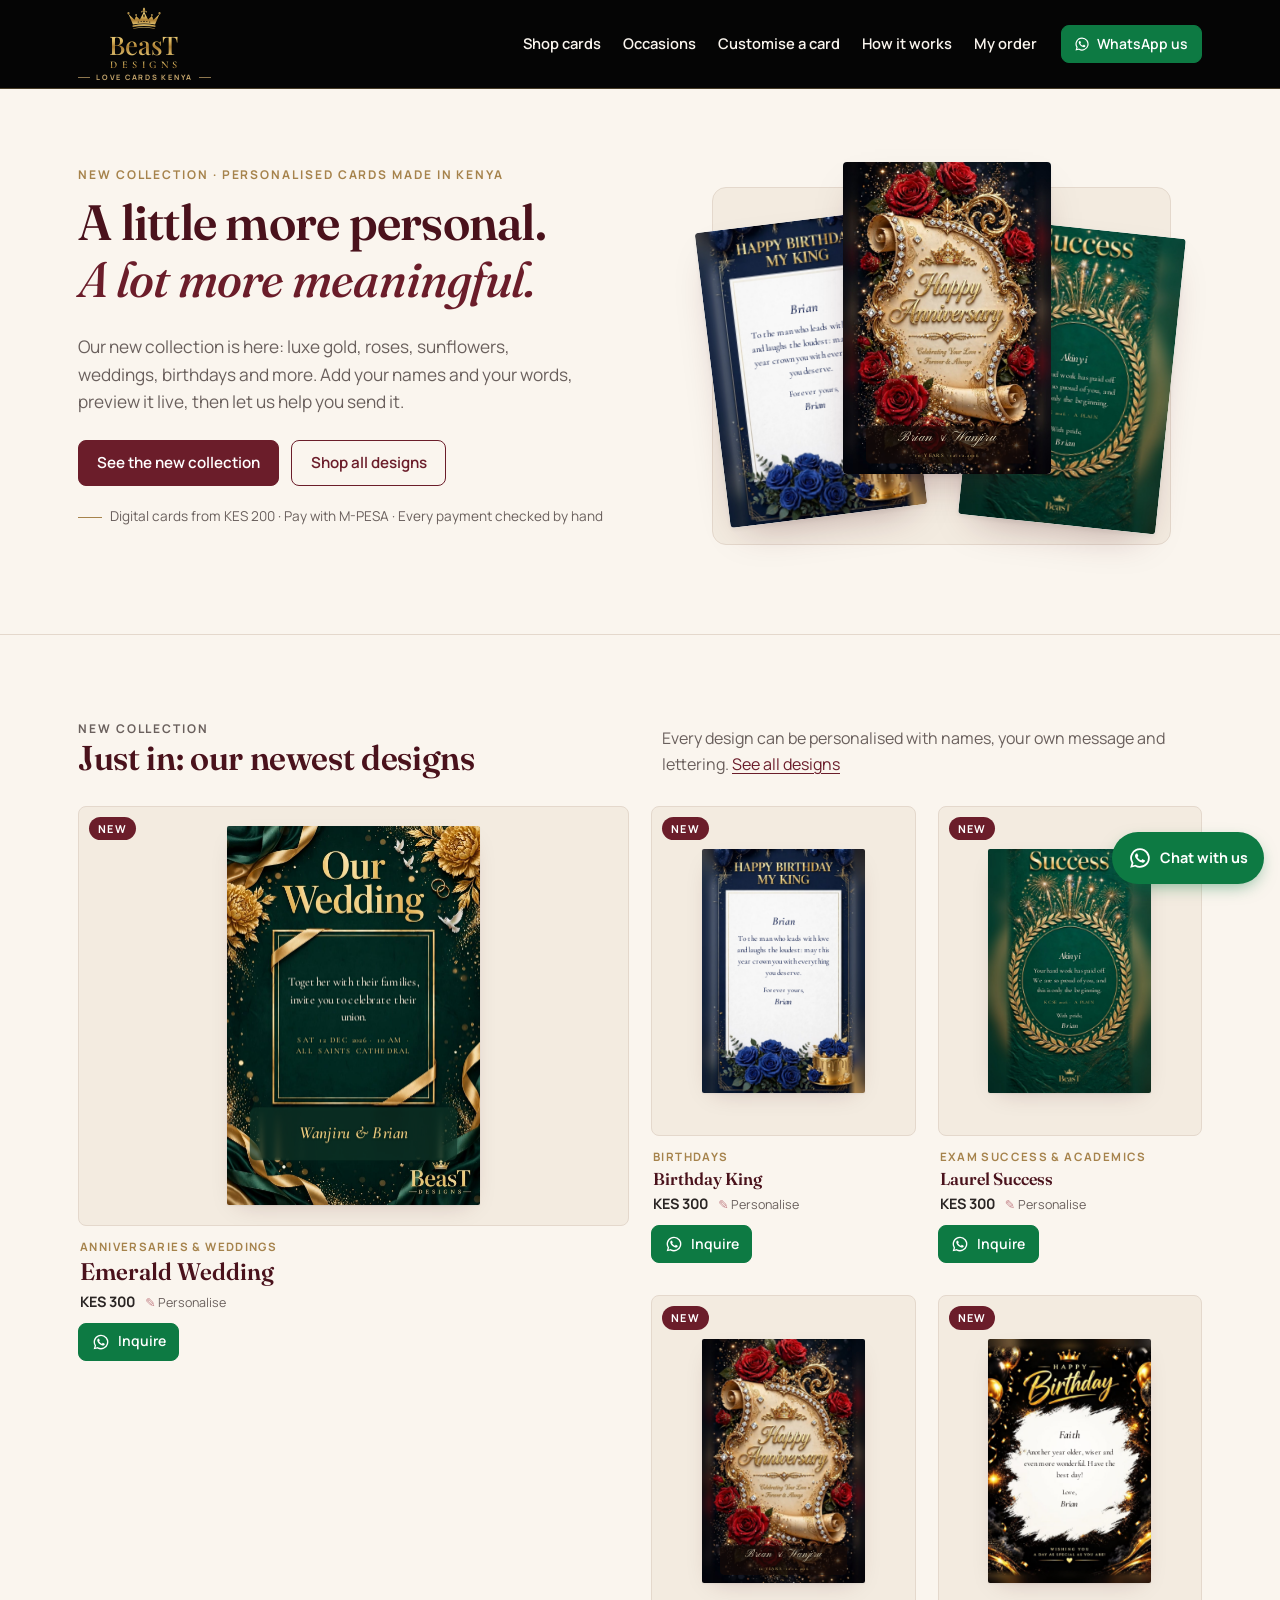
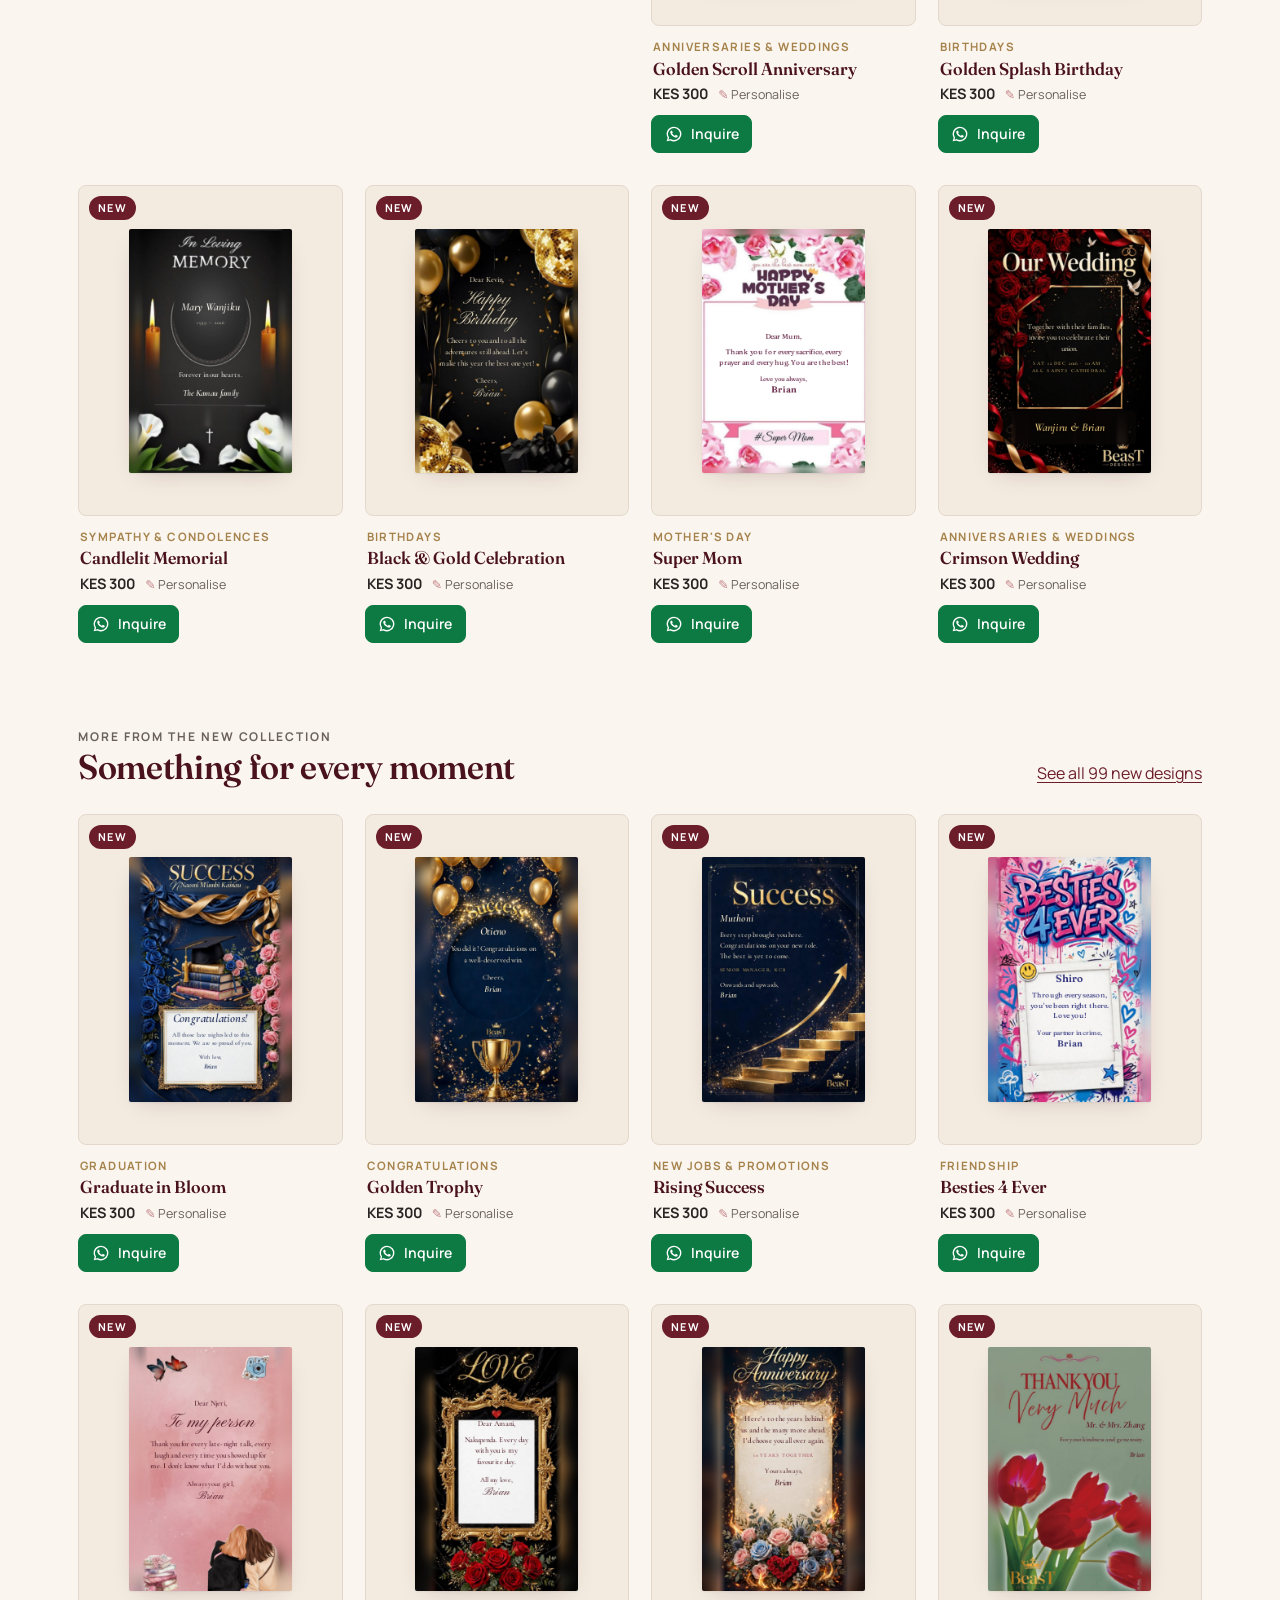
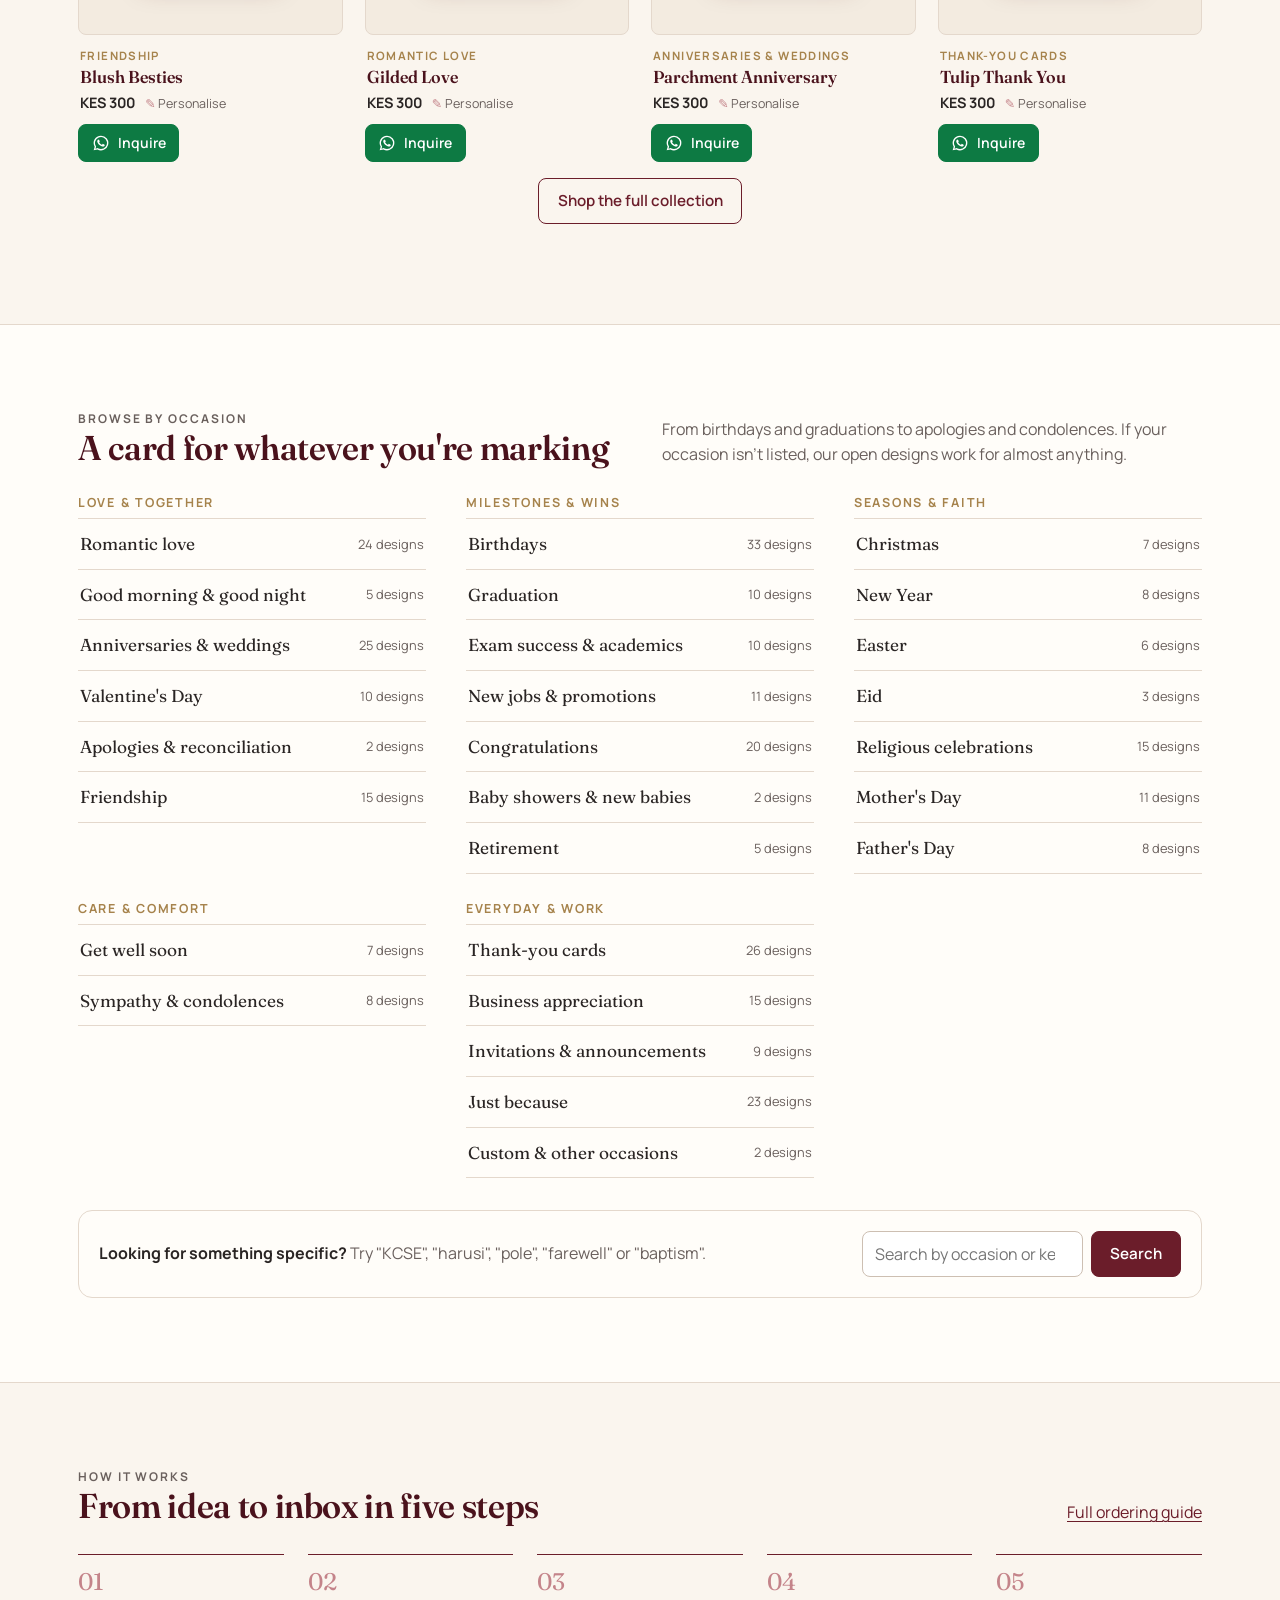
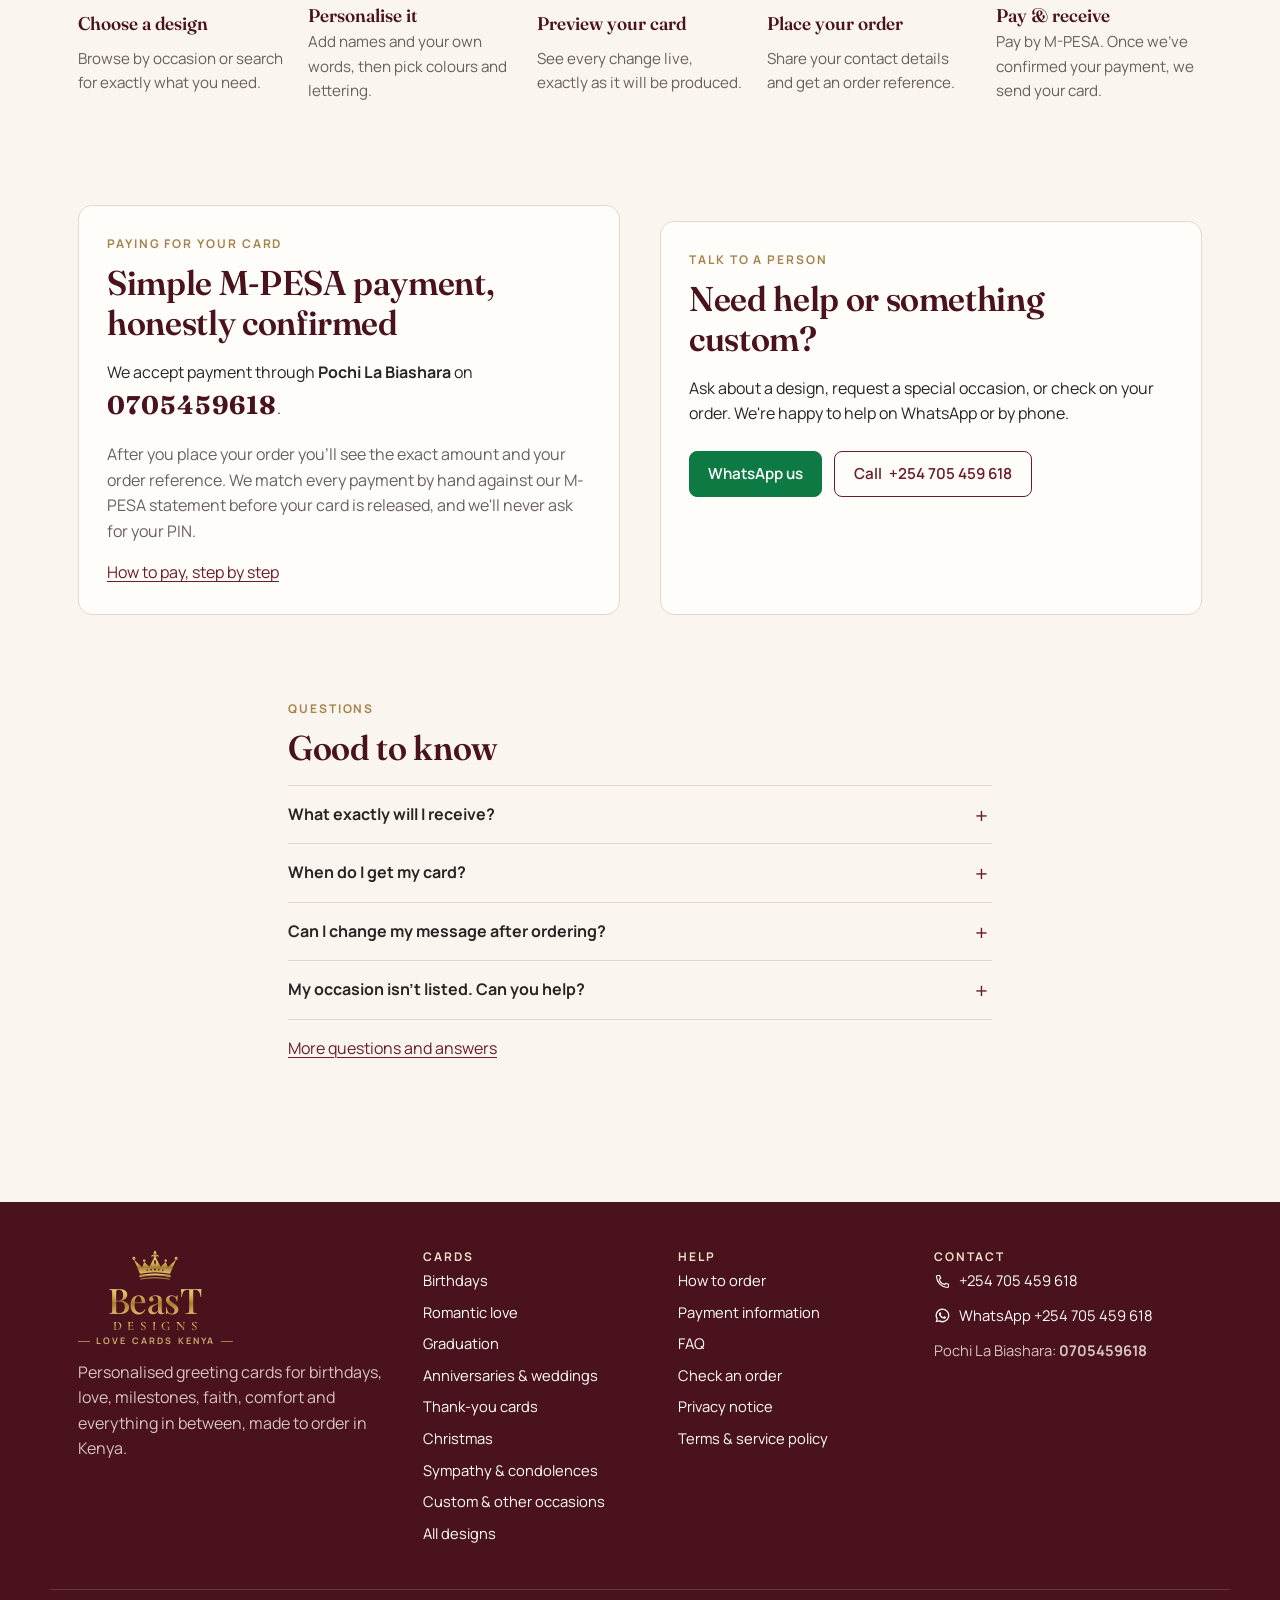
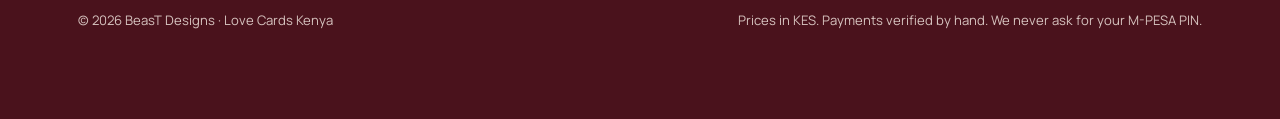
<file: index.html>
<!doctype html>
<html lang="en-KE">
<head>
  <meta charset="utf-8">
  <meta name="viewport" content="width=device-width, initial-scale=1">
  <title>Personalised Greeting Cards in Kenya | Love Cards Kenya by BeasT Designs</title>
  <meta name="description" content="Personalised greeting cards for birthdays, love, graduation, anniversaries, Christmas, condolences and more. Customise your message online, preview it, and order in KES with M-PESA.">
  <meta property="og:type" content="website">
  <meta property="og:site_name" content="Love Cards Kenya">
  <meta property="og:title" content="Love Cards Kenya by BeasT Designs">
  <meta property="og:description" content="Thoughtfully designed cards for the people, moments and messages that matter. Make it yours, then let us help you send it.">
  <meta name="theme-color" content="#050505">
  <link rel="icon" href="assets/favicon.svg" type="image/svg+xml">
  <link rel="preconnect" href="https://fonts.googleapis.com">
  <link rel="preconnect" href="https://fonts.gstatic.com" crossorigin>
  <link rel="stylesheet" href="https://fonts.googleapis.com/css2?family=Cormorant+Garamond:ital,wght@0,500;0,600;1,500;1,600&family=Fraunces:ital,opsz,wght@0,9..144,400;0,9..144,500;0,9..144,600;1,9..144,500&family=Jost:wght@400;500;600&family=Manrope:wght@400;500;600;700;800&family=Pinyon+Script&family=Playfair+Display:wght@500&display=swap">
  <link rel="stylesheet" href="css/styles.css">
  <script type="application/ld+json">
  {"@context":"https://schema.org","@type":"Organization","name":"BeasT Designs","alternateName":"Love Cards Kenya","telephone":"+254705459618","areaServed":"KE"}
  </script>
  <script type="module" src="js/pages/home.js"></script>
</head>
<body data-page="home">
  <div id="site-header"></div>

  <main id="main">
    <section class="hero" aria-labelledby="hero-title">
      <div class="wrap hero-grid">
        <div>
          <p class="eyebrow">New collection · Personalised cards made in Kenya</p>
          <h1 id="hero-title">A little more personal. <em>A lot more meaningful.</em></h1>
          <p class="hero-lede">Our new collection is here: luxe gold, roses, sunflowers, weddings, birthdays and more. Add your names and your words, preview it live, then let us help you send it.</p>
          <div class="hero-actions">
            <a class="btn btn-primary" href="#featured-title">See the new collection</a>
            <a class="btn btn-secondary" href="shop.html">Shop all designs</a>
          </div>
          <p class="hero-note">Digital cards from <span data-hero-price>KES 200</span> · Pay with M-PESA · Every payment checked by hand</p>
        </div>
        <div class="hero-stage" aria-hidden="true">
          <div class="hero-card"><canvas data-thumb="birthday-my-king" data-face="main"></canvas></div>
          <div class="hero-card"><canvas data-thumb="anniversary-golden-scroll" data-face="main"></canvas></div>
          <div class="hero-card"><canvas data-thumb="success-laurel" data-face="main"></canvas></div>
        </div>
      </div>
    </section>

    <hr class="rule">

    <section class="section" aria-labelledby="featured-title">
      <div class="wrap">
        <div class="section-head">
          <div>
            <p class="eyebrow">New collection</p>
            <h2 id="featured-title">Just in: our newest designs</h2>
          </div>
          <p>Every design can be personalised with names, your own message and lettering. <a href="shop.html">See all designs</a></p>
        </div>
        <div class="product-grid featured-grid" id="featured" aria-live="polite">
          <p class="loading">Loading designs…</p>
        </div>
      </div>
    </section>

    <section class="section pt-0" aria-labelledby="more-new-title">
      <div class="wrap">
        <div class="section-head">
          <div>
            <p class="eyebrow">More from the new collection</p>
            <h2 id="more-new-title">Something for every moment</h2>
          </div>
          <p><a href="shop.html" data-new-count>See every new design</a></p>
        </div>
        <div class="product-grid" id="more-new" aria-live="polite"></div>
        <p class="mt center-actions"><a class="btn btn-secondary" href="shop.html">Shop the full collection</a></p>
      </div>
    </section>

    <section class="section section-alt" id="occasions" aria-labelledby="occasions-title">
      <div class="wrap">
        <div class="section-head">
          <div>
            <p class="eyebrow">Browse by occasion</p>
            <h2 id="occasions-title">A card for whatever you're marking</h2>
          </div>
          <p>From birthdays and graduations to apologies and condolences. If your occasion isn't listed, our open designs work for almost anything.</p>
        </div>
        <div class="occasion-groups" id="occasion-groups"></div>
        <form class="occasion-search" action="shop.html" role="search">
          <p><strong>Looking for something specific?</strong> <span class="muted">Try "KCSE", "harusi", "pole", "farewell" or "baptism".</span></p>
          <div class="row">
            <label class="visually-hidden" for="home-q">Search designs</label>
            <input class="input" id="home-q" name="q" type="search" placeholder="Search by occasion or keyword">
            <button class="btn btn-primary" type="submit">Search</button>
          </div>
        </form>
      </div>
    </section>

    <section class="section" id="how" aria-labelledby="how-title">
      <div class="wrap">
        <div class="section-head">
          <div>
            <p class="eyebrow">How it works</p>
            <h2 id="how-title">From idea to inbox in five steps</h2>
          </div>
          <p><a href="help.html#how">Full ordering guide</a></p>
        </div>
        <ol class="steps">
          <li><h3>Choose a design</h3><p>Browse by occasion or search for exactly what you need.</p></li>
          <li><h3>Personalise it</h3><p>Add names and your own words, then pick colours and lettering.</p></li>
          <li><h3>Preview your card</h3><p>See every change live, exactly as it will be produced.</p></li>
          <li><h3>Place your order</h3><p>Share your contact details and get an order reference.</p></li>
          <li><h3>Pay &amp; receive</h3><p>Pay by M-PESA. Once we've confirmed your payment, we send your card.</p></li>
        </ol>
      </div>
    </section>

    <section class="section pt-0" aria-labelledby="trust-title">
      <div class="wrap split">
        <div class="panel">
          <p class="eyebrow">Paying for your card</p>
          <h2 id="trust-title">Simple M-PESA payment, honestly confirmed</h2>
          <p>We accept payment through <strong data-config="payment.methodName">Pochi La Biashara</strong> on <strong class="pay-number" data-config="payment.number">0705459618</strong>.</p>
          <p class="muted">After you place your order you'll see the exact amount and your order reference. We match every payment by hand against our M-PESA statement before your card is released, and we'll never ask for your PIN.</p>
          <a href="help.html#payment">How to pay, step by step</a>
        </div>
        <div class="panel">
          <p class="eyebrow">Talk to a person</p>
          <h2>Need help or something custom?</h2>
          <p>Ask about a design, request a special occasion, or check on your order. We're happy to help on WhatsApp or by phone.</p>
          <div class="hero-actions">
            <a class="btn btn-wa" data-link="whatsapp" href="https://wa.me/254705459618">WhatsApp us</a>
            <a class="btn btn-secondary" data-link="tel" href="tel:+254705459618">Call <span data-config="phone.display">+254 705 459 618</span></a>
          </div>
        </div>
      </div>
    </section>

    <section class="section pt-0" aria-labelledby="faq-title">
      <div class="wrap narrow">
        <p class="eyebrow">Questions</p>
        <h2 id="faq-title">Good to know</h2>
        <div class="faq">
          <details><summary>What exactly will I receive?</summary><div><p>A <strong>digital card</strong> is a phone-ready PNG image (1200 × 1800 px). A <strong>printable file</strong> is a higher-resolution PNG (2400 × 3600 px) for printing at home or at a print shop. We don't offer printed or delivered physical cards yet.</p></div></details>
          <details><summary>When do I get my card?</summary><div><p>After we've confirmed your payment, we finish your card and send it on WhatsApp. You can also download it from your order page once it's marked ready.</p></div></details>
          <details><summary>Can I change my message after ordering?</summary><div><p>Yes, as long as your card hasn't been marked ready. Message us on WhatsApp with your order reference.</p></div></details>
          <details><summary>My occasion isn't listed. Can you help?</summary><div><p>Yes. Try the "Just because" or "Classic invitation" designs, which work for almost anything, or message us with what you need.</p></div></details>
        </div>
        <p class="mt"><a href="help.html#faq">More questions and answers</a></p>
      </div>
    </section>
  </main>

  <div id="site-footer"></div>
</body>
</html>
</file>
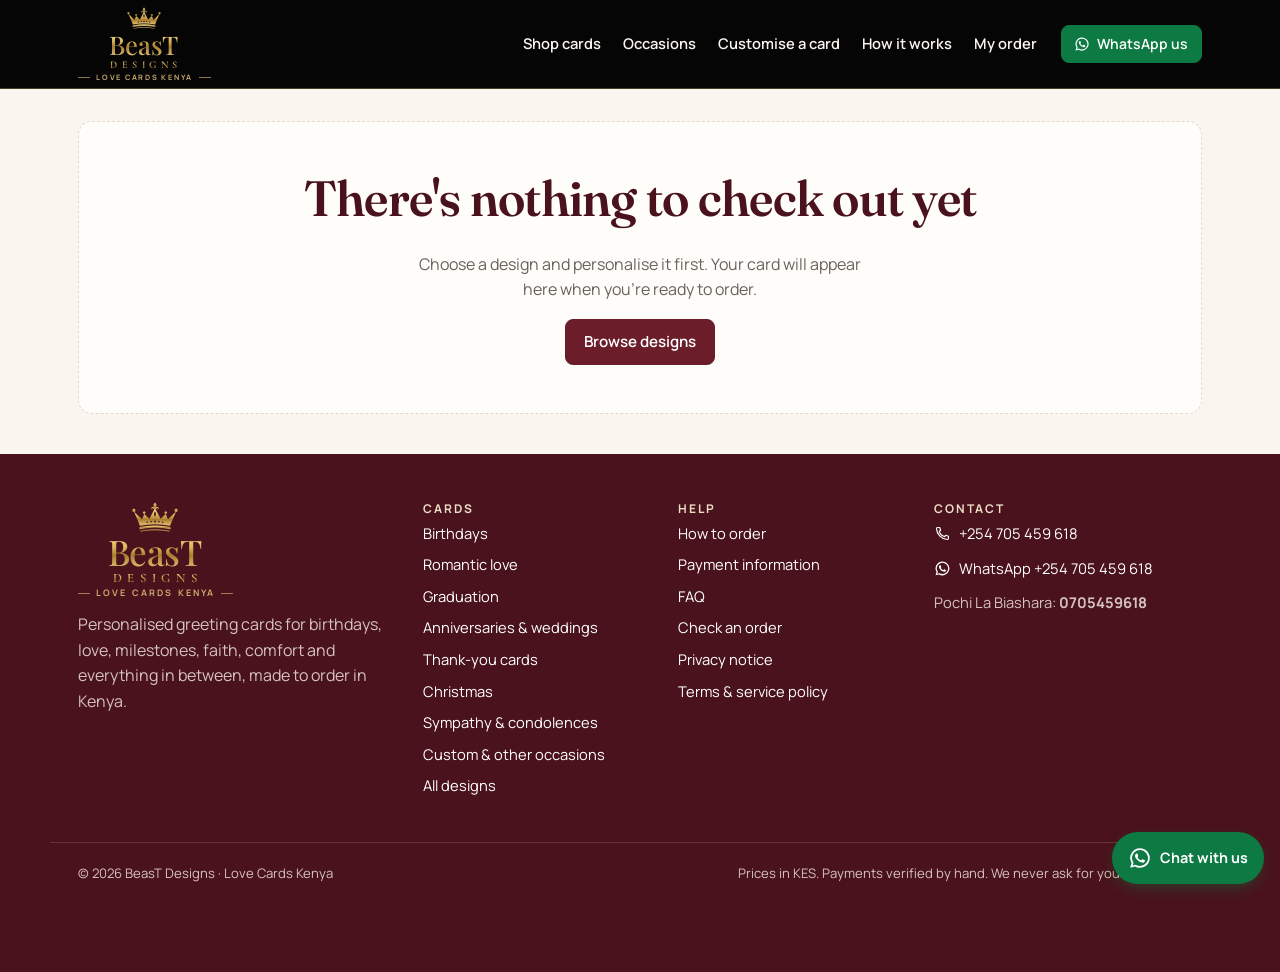
<file: checkout.html>
<!doctype html>
<html lang="en-KE">
<head>
  <meta charset="utf-8">
  <meta name="viewport" content="width=device-width, initial-scale=1">
  <title>Checkout | Love Cards Kenya</title>
  <meta name="description" content="Review your personalised card and place your order.">
  <meta name="robots" content="noindex">
  <meta name="theme-color" content="#050505">
  <link rel="icon" href="assets/favicon.svg" type="image/svg+xml">
  <link rel="preconnect" href="https://fonts.googleapis.com">
  <link rel="preconnect" href="https://fonts.gstatic.com" crossorigin>
  <link rel="stylesheet" href="https://fonts.googleapis.com/css2?family=Cormorant+Garamond:ital,wght@0,500;0,600;1,500;1,600&family=Fraunces:ital,opsz,wght@0,9..144,400;0,9..144,500;0,9..144,600;1,9..144,500&family=Jost:wght@400;500;600&family=Manrope:wght@400;500;600;700;800&family=Pinyon+Script&family=Playfair+Display:wght@500&display=swap">
  <link rel="stylesheet" href="css/styles.css">
  <script type="module" src="js/pages/checkout.js"></script>
</head>
<body data-page="checkout">
  <div id="site-header"></div>
  <main id="main" class="wrap">
    <div id="app"><p class="loading">Loading your order…</p></div>
  </main>
  <div id="site-footer"></div>
</body>
</html>
</file>
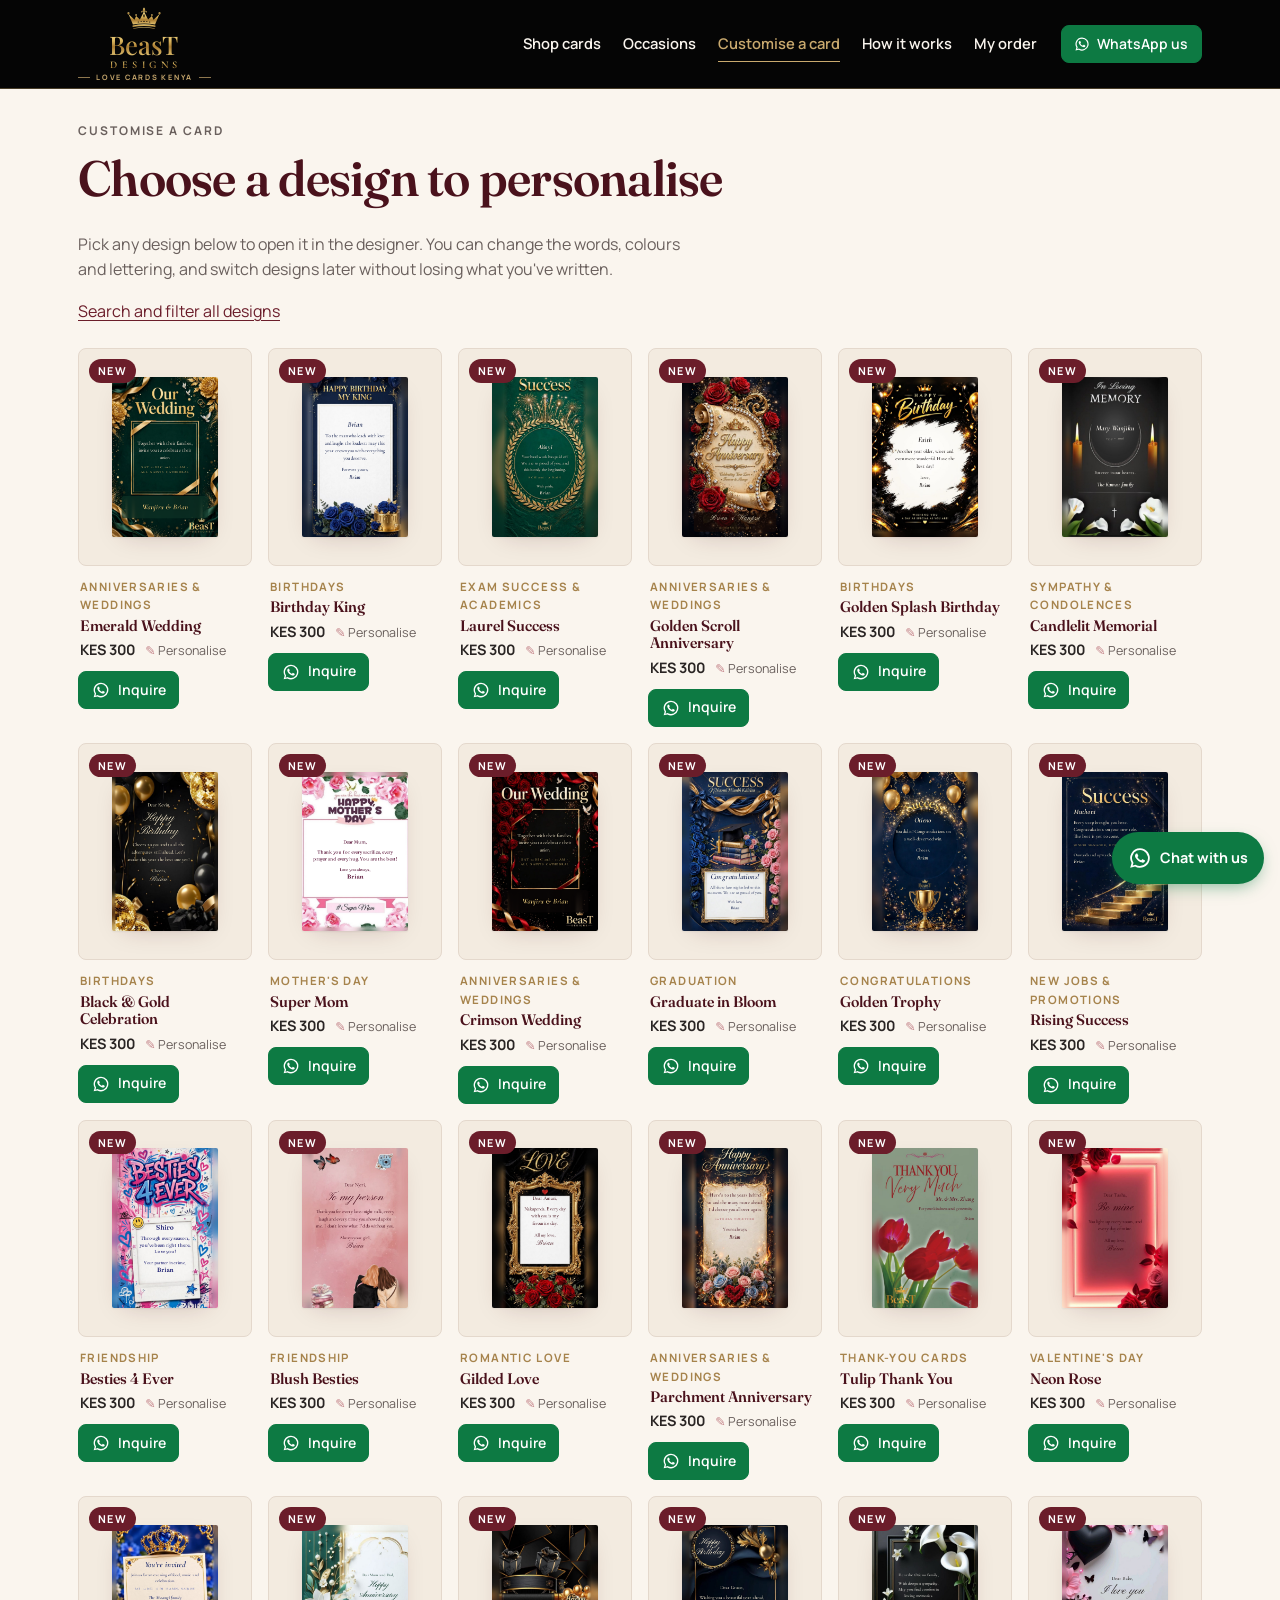
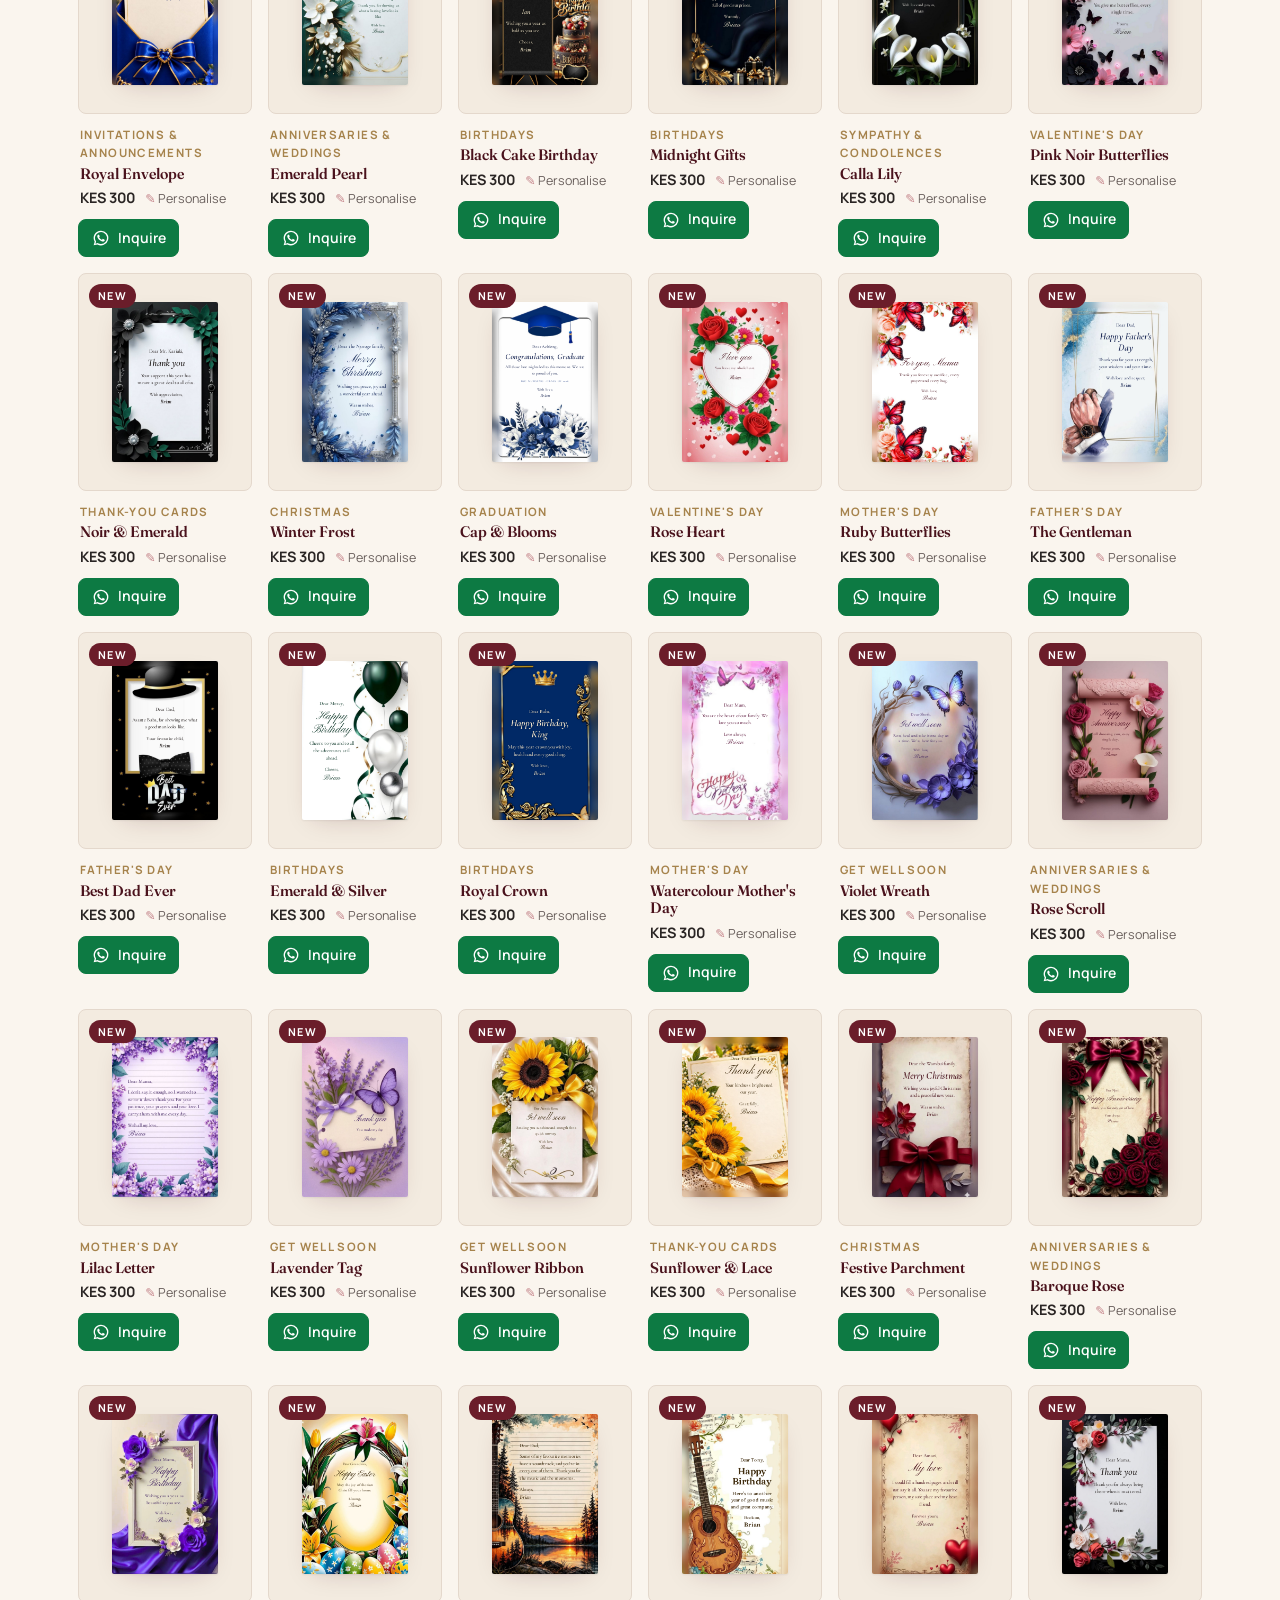
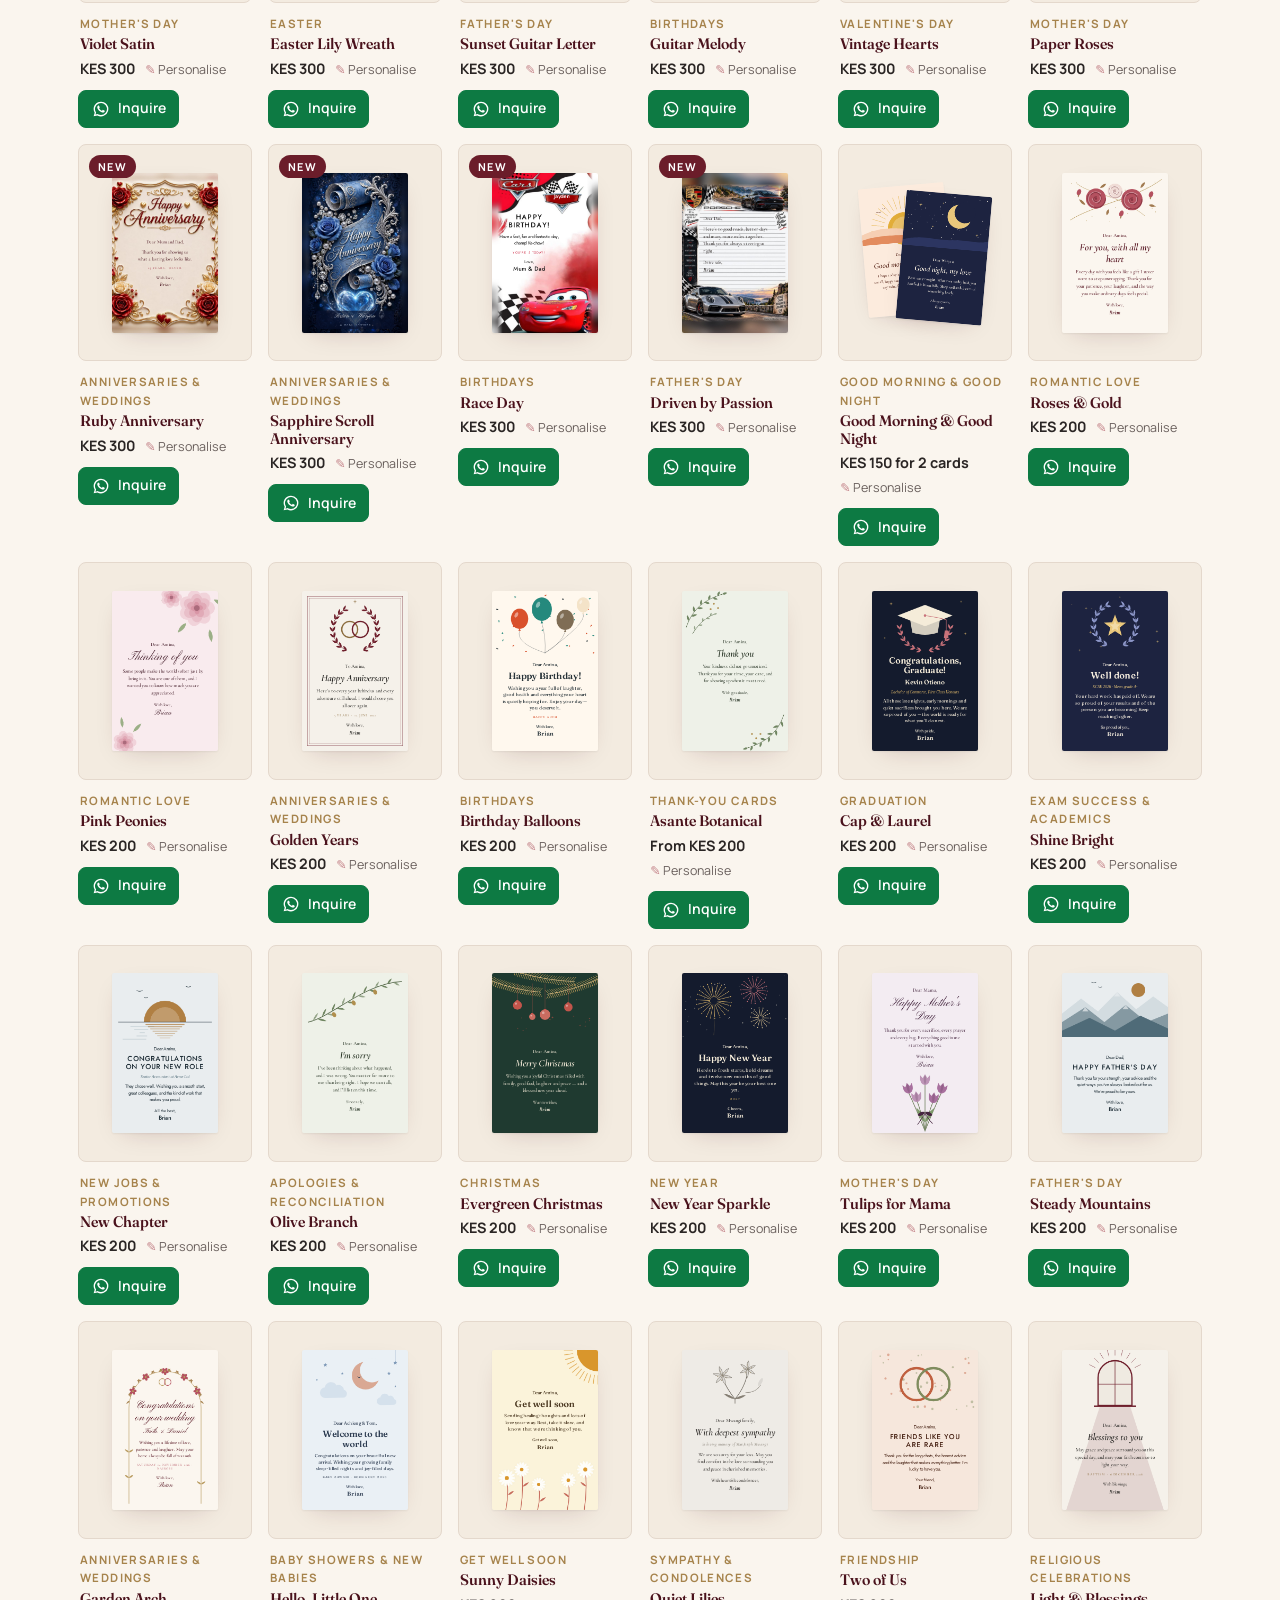
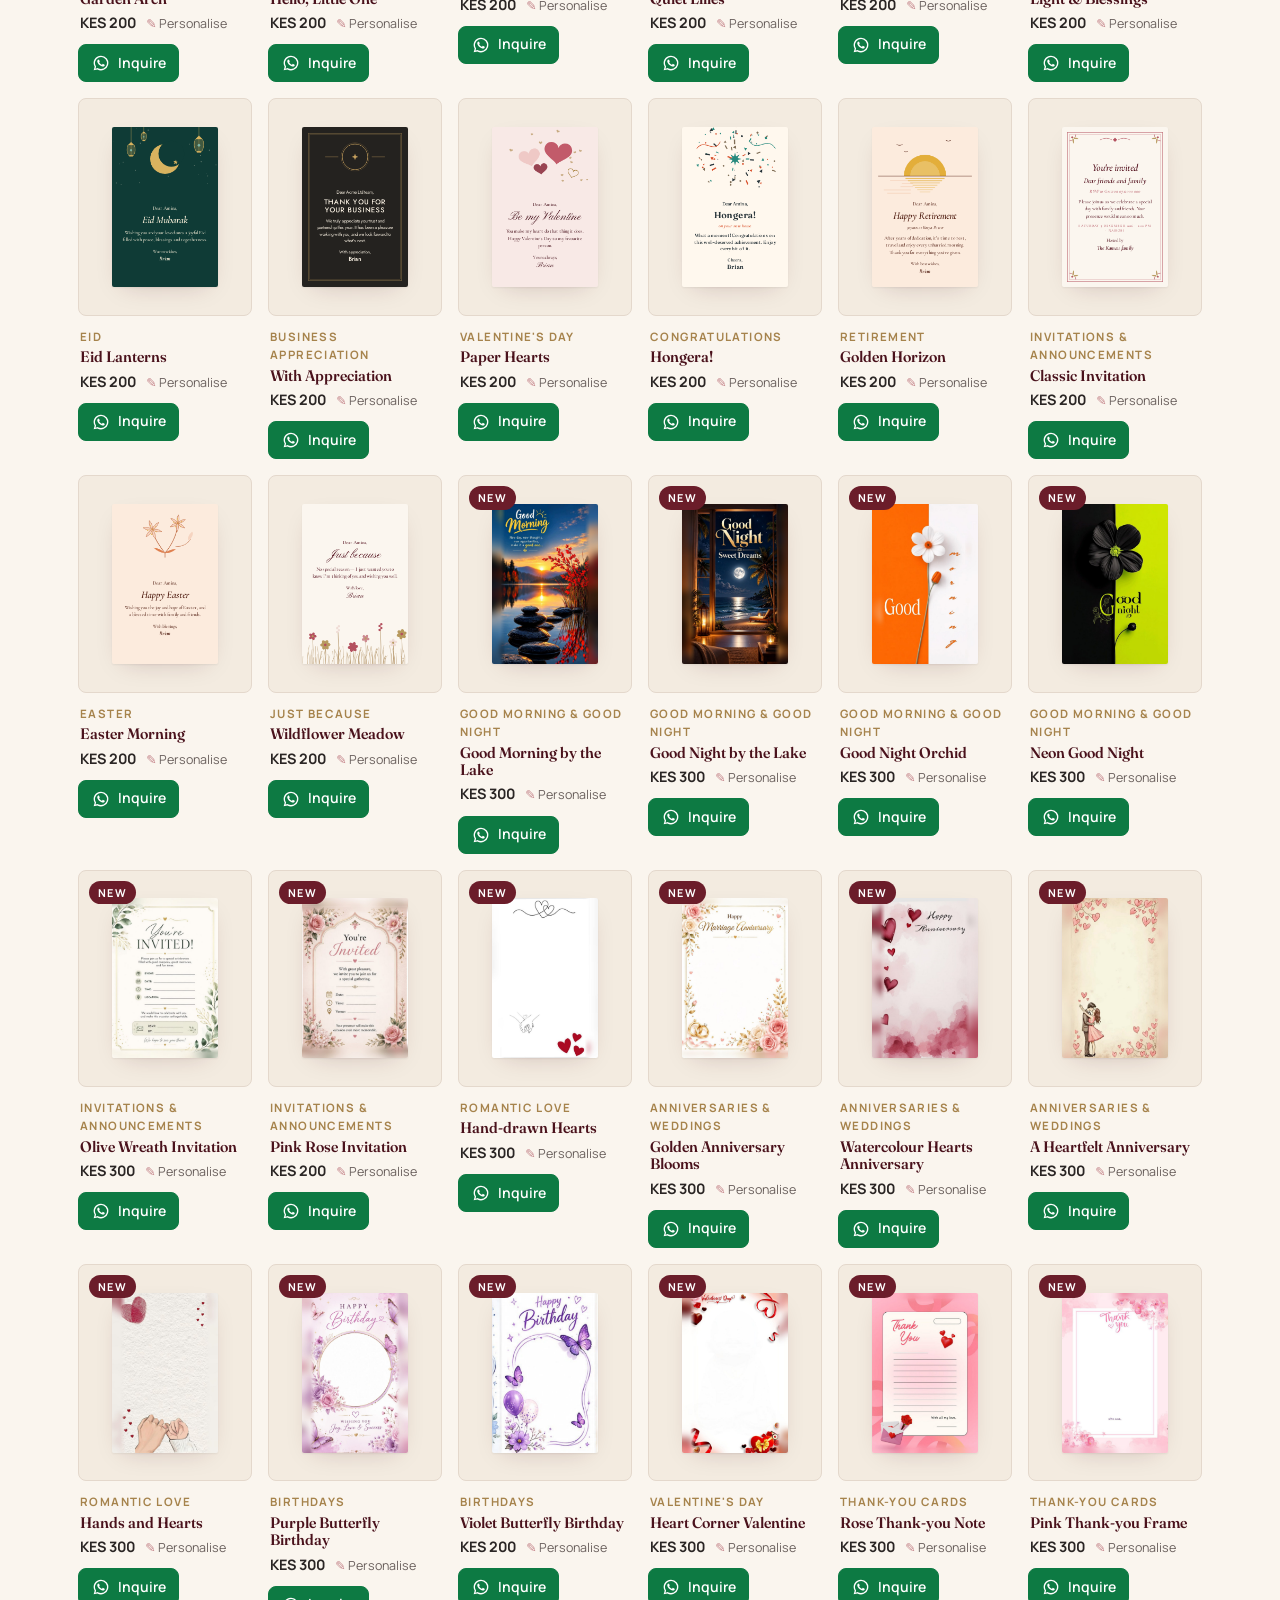
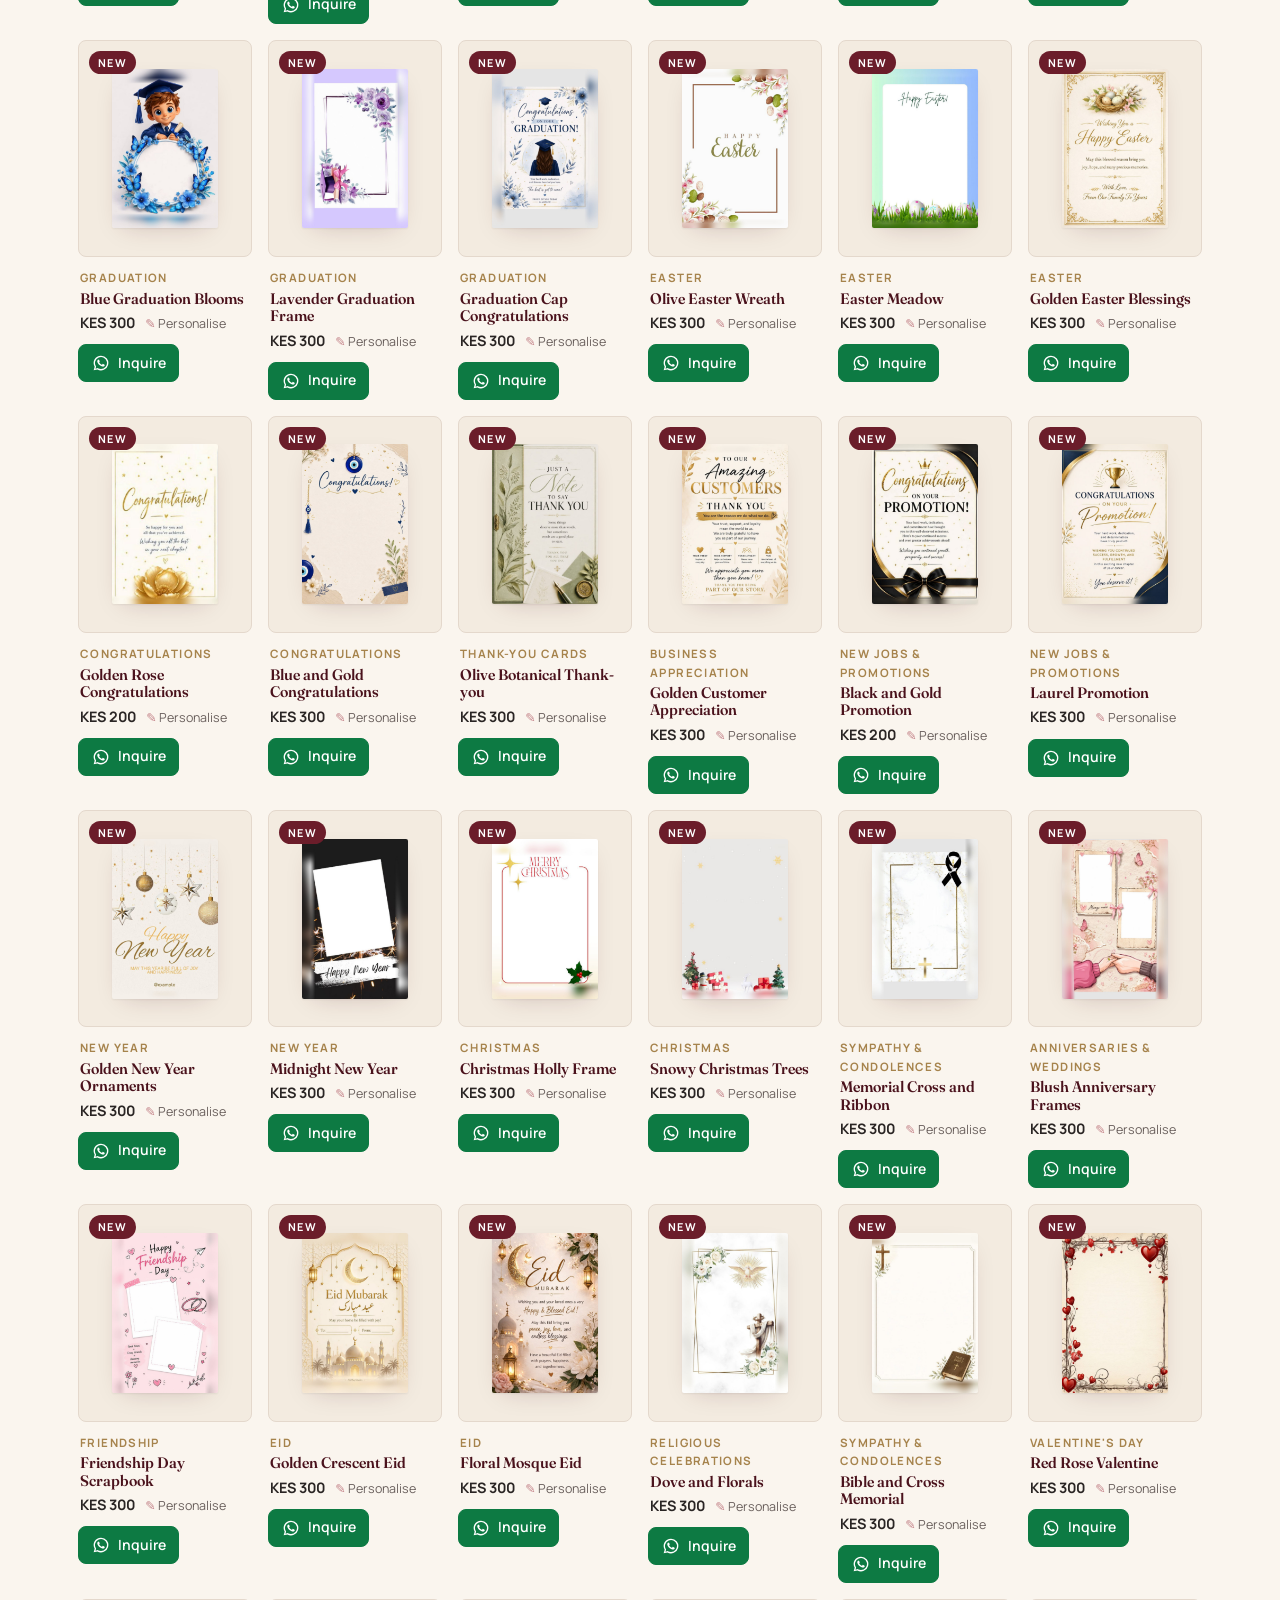
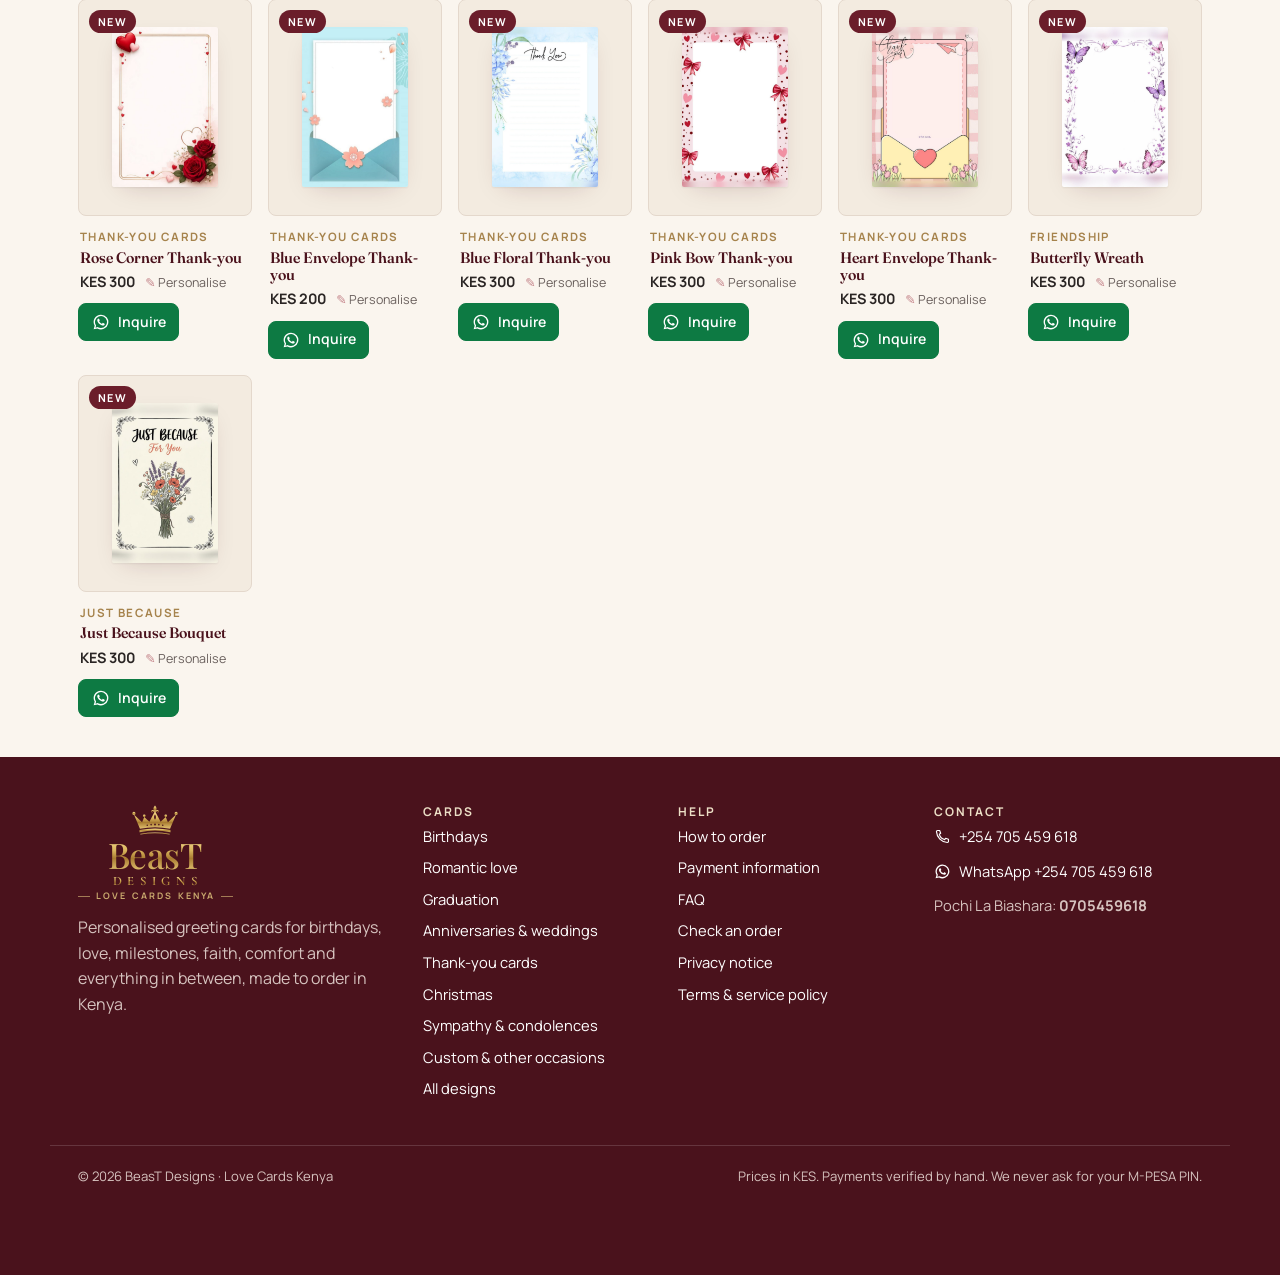
<file: customize.html>
<!doctype html>
<html lang="en-KE">
<head>
  <meta charset="utf-8">
  <meta name="viewport" content="width=device-width, initial-scale=1">
  <title>Customise Your Card | Love Cards Kenya</title>
  <meta name="description" content="Personalise a greeting card online: add names and your own message, choose colours and lettering, and preview it live before ordering.">
  <meta property="og:type" content="website">
  <meta property="og:site_name" content="Love Cards Kenya">
  <meta property="og:title" content="Customise Your Card | Love Cards Kenya">
  <meta property="og:description" content="Personalise a greeting card online and preview it live before ordering.">
  <meta name="theme-color" content="#050505">
  <link rel="icon" href="assets/favicon.svg" type="image/svg+xml">
  <link rel="preconnect" href="https://fonts.googleapis.com">
  <link rel="preconnect" href="https://fonts.gstatic.com" crossorigin>
  <link rel="stylesheet" href="https://fonts.googleapis.com/css2?family=Cormorant+Garamond:ital,wght@0,500;0,600;1,500;1,600&family=Fraunces:ital,opsz,wght@0,9..144,400;0,9..144,500;0,9..144,600;1,9..144,500&family=Jost:wght@400;500;600&family=Manrope:wght@400;500;600;700;800&family=Pinyon+Script&family=Playfair+Display:wght@500&display=swap">
  <link rel="stylesheet" href="css/styles.css">
  <script type="module" src="js/pages/customize.js"></script>
</head>
<body data-page="customize">
  <div id="site-header"></div>
  <main id="main" class="wrap">
    <div id="app"><p class="loading">Loading the designer…</p></div>
  </main>
  <div id="site-footer"></div>
</body>
</html>
</file>
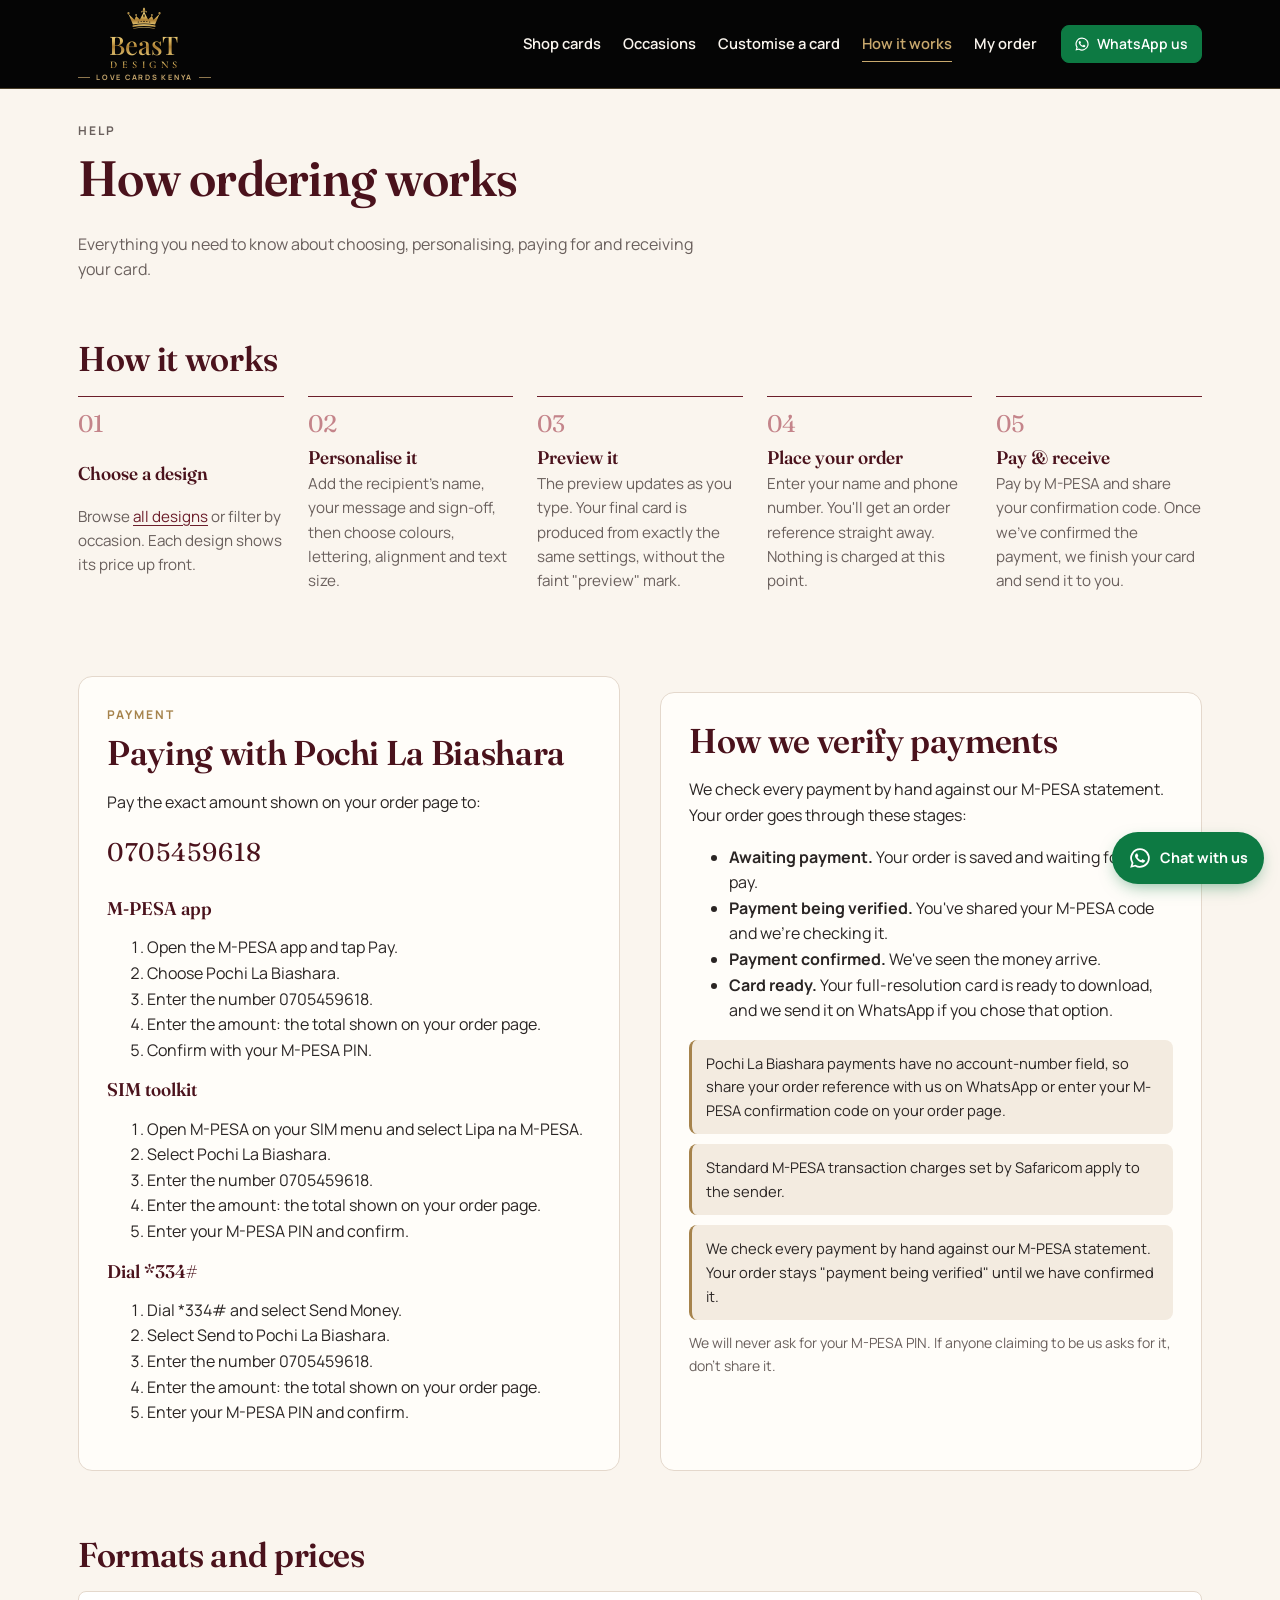
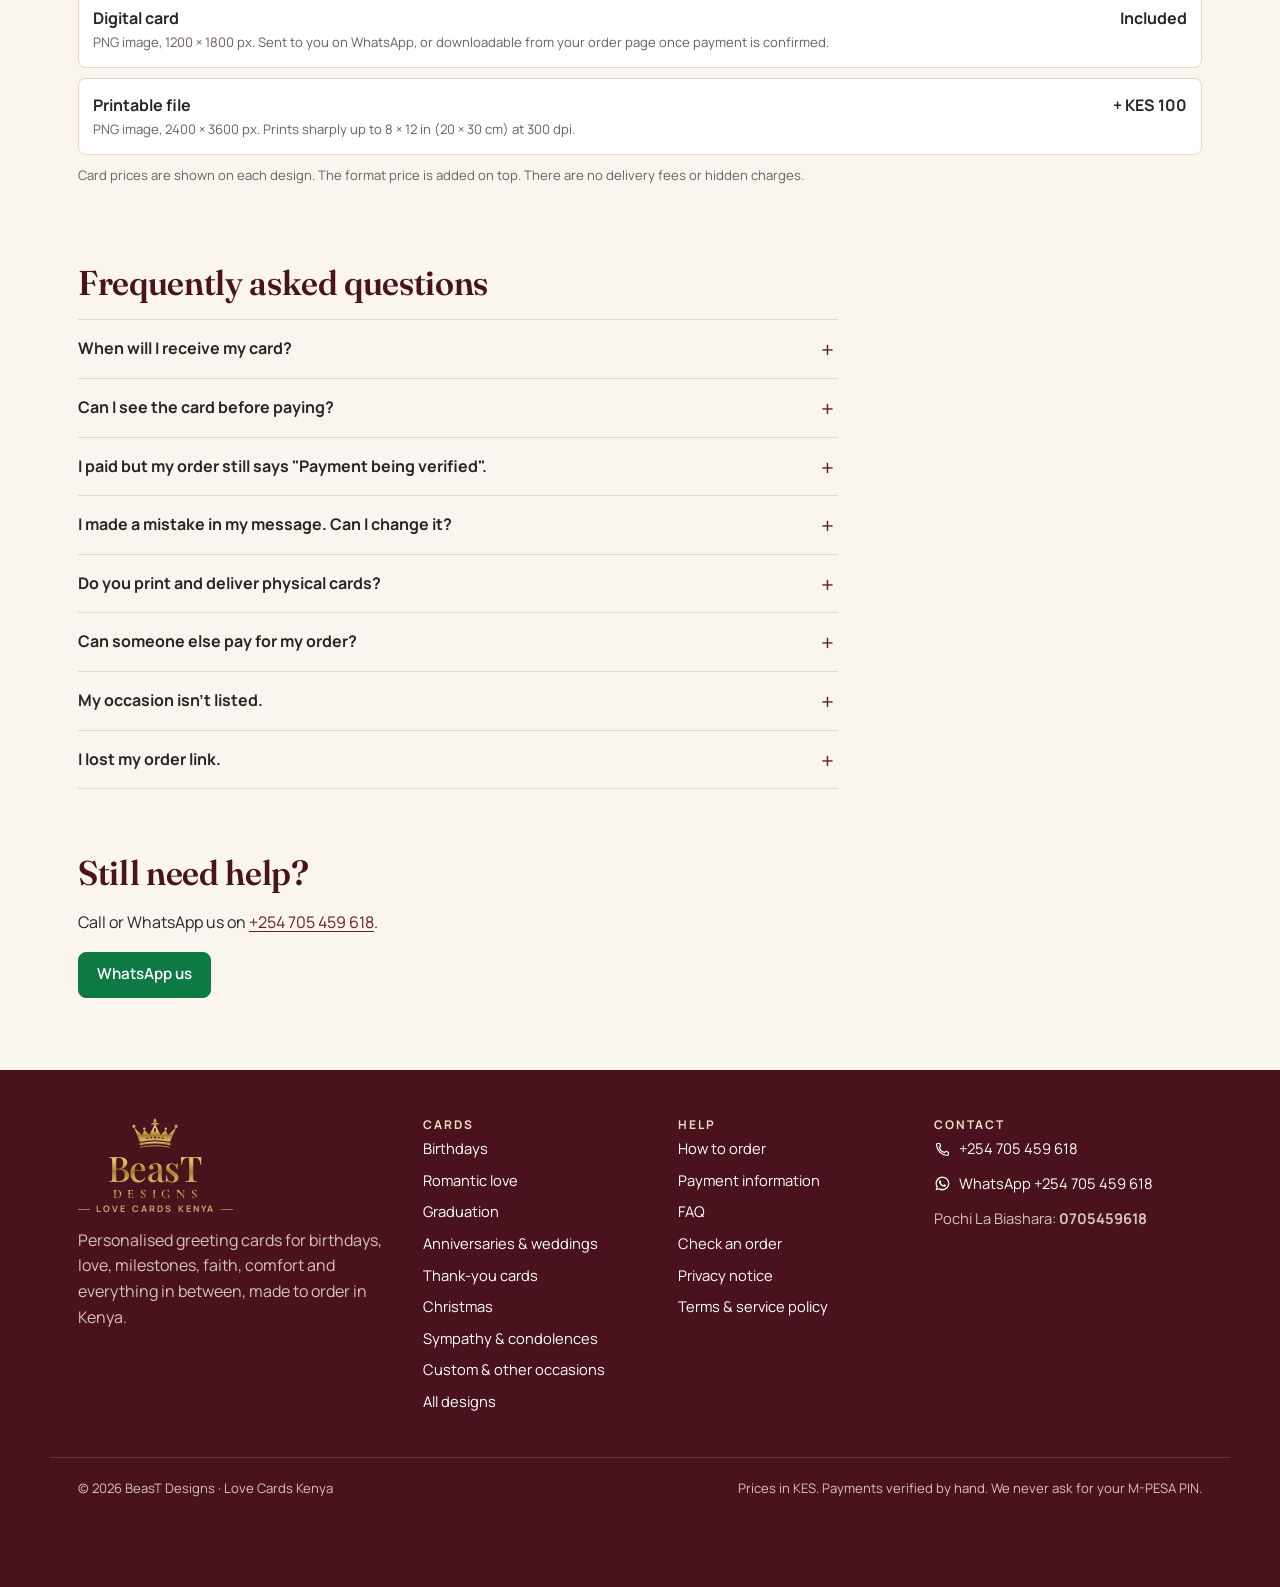
<file: help.html>
<!doctype html>
<html lang="en-KE">
<head>
  <meta charset="utf-8">
  <meta name="viewport" content="width=device-width, initial-scale=1">
  <title>Help: How to Order & Pay | Love Cards Kenya</title>
  <meta name="description" content="How to personalise and order a card, pay with M-PESA Pochi La Biashara, how payment verification works, formats, prices and FAQs.">
  <meta property="og:type" content="website">
  <meta property="og:site_name" content="Love Cards Kenya">
  <meta property="og:title" content="Help: How to Order & Pay | Love Cards Kenya">
  <meta property="og:description" content="How to personalise and order a card, pay with M-PESA Pochi La Biashara, how payment verification works, formats, prices and FAQs.">
  <meta name="theme-color" content="#050505">
  <link rel="icon" href="assets/favicon.svg" type="image/svg+xml">
  <link rel="preconnect" href="https://fonts.googleapis.com">
  <link rel="preconnect" href="https://fonts.gstatic.com" crossorigin>
  <link rel="stylesheet" href="https://fonts.googleapis.com/css2?family=Cormorant+Garamond:ital,wght@0,500;0,600;1,500;1,600&family=Fraunces:ital,opsz,wght@0,9..144,400;0,9..144,500;0,9..144,600;1,9..144,500&family=Jost:wght@400;500;600&family=Manrope:wght@400;500;600;700;800&family=Pinyon+Script&family=Playfair+Display:wght@500&display=swap">
  <link rel="stylesheet" href="css/styles.css">
  <script type="module" src="js/pages/static.js"></script>
</head>
<body data-page="help">
  <div id="site-header"></div>
  <main id="main" class="wrap">
    <header class="page-head">
      <p class="eyebrow">Help</p>
      <h1>How ordering works</h1>
      <p>Everything you need to know about choosing, personalising, paying for and receiving your card.</p>
    </header>

    <section class="section-tight" id="how" aria-labelledby="how-h">
      <h2 id="how-h">How it works</h2>
      <ol class="steps">
        <li><h3>Choose a design</h3><p>Browse <a href="shop.html">all designs</a> or filter by occasion. Each design shows its price up front.</p></li>
        <li><h3>Personalise it</h3><p>Add the recipient's name, your message and sign-off, then choose colours, lettering, alignment and text size.</p></li>
        <li><h3>Preview it</h3><p>The preview updates as you type. Your final card is produced from exactly the same settings, without the faint "preview" mark.</p></li>
        <li><h3>Place your order</h3><p>Enter your name and phone number. You'll get an order reference straight away. Nothing is charged at this point.</p></li>
        <li><h3>Pay &amp; receive</h3><p>Pay by M-PESA and share your confirmation code. Once we've confirmed the payment, we finish your card and send it to you.</p></li>
      </ol>
    </section>

    <section class="section-tight split" id="payment" aria-labelledby="pay-h">
      <div class="panel">
        <p class="eyebrow">Payment</p>
        <h2 id="pay-h">Paying with <span data-config="payment.methodName">Pochi La Biashara</span></h2>
        <p>Pay the exact amount shown on your order page to:</p>
        <p class="pay-number" data-config="payment.number">0705459618</p>
        <div id="pay-routes"></div>
      </div>
      <div class="panel">
        <h2>How we verify payments</h2>
        <p>We check every payment by hand against our M-PESA statement. Your order goes through these stages:</p>
        <ul>
          <li><strong>Awaiting payment.</strong> Your order is saved and waiting for you to pay.</li>
          <li><strong>Payment being verified.</strong> You've shared your M-PESA code and we're checking it.</li>
          <li><strong>Payment confirmed.</strong> We've seen the money arrive.</li>
          <li><strong>Card ready.</strong> Your full-resolution card is ready to download, and we send it on WhatsApp if you chose that option.</li>
        </ul>
        <div id="pay-notes"></div>
        <p class="small muted" style="margin-top:12px">We will never ask for your M-PESA PIN. If anyone claiming to be us asks for it, don't share it.</p>
      </div>
    </section>

    <section class="section-tight" id="formats" aria-labelledby="fmt-h">
      <h2 id="fmt-h">Formats and prices</h2>
      <div id="formats-list" class="option-cards"></div>
      <p class="hint" style="margin-top:10px">Card prices are shown on each design. The format price is added on top. There are no delivery fees or hidden charges.</p>
    </section>

    <section class="section-tight narrow" id="faq" aria-labelledby="faq-h">
      <h2 id="faq-h">Frequently asked questions</h2>
      <div class="faq">
        <details><summary>When will I receive my card?</summary><div><p>We start on your card once we've confirmed your payment. You can follow its progress on your order page, and we'll message you on WhatsApp if you chose WhatsApp delivery.</p></div></details>
        <details><summary>Can I see the card before paying?</summary><div><p>Yes. The designer shows a live preview of your card. The full-resolution file without the preview mark is released after payment is confirmed.</p></div></details>
        <details><summary>I paid but my order still says "Payment being verified".</summary><div><p>That's normal. We confirm payments by hand, so it can take a little while. If it's been a long time, message us on WhatsApp with your order reference and M-PESA code.</p></div></details>
        <details><summary>I made a mistake in my message. Can I change it?</summary><div><p>Yes, as long as your card hasn't been marked ready. Message us on WhatsApp with your order reference and the correction.</p></div></details>
        <details><summary>Do you print and deliver physical cards?</summary><div><p>Not at the moment. Our cards are digital. If you choose the printable file, you can print it at home or at any print shop.</p></div></details>
        <details><summary>Can someone else pay for my order?</summary><div><p>Yes. When you share the M-PESA code, add the payer's name so we can match the payment.</p></div></details>
        <details><summary>My occasion isn't listed.</summary><div><p>Our open designs, like <a href="customize.html?t=wildflower-meadow">Wildflower Meadow</a> and <a href="customize.html?t=classic-invitation">Classic Invitation</a>, work for almost anything. For something truly custom, <a data-link="whatsapp" href="https://wa.me/254705459618">message us on WhatsApp</a>.</p></div></details>
        <details><summary>I lost my order link.</summary><div><p>Go to <a href="order.html">My order</a> and enter your reference and phone number.</p></div></details>
      </div>
    </section>

    <section class="section-tight narrow" aria-labelledby="contact-h">
      <h2 id="contact-h">Still need help?</h2>
      <p>Call or WhatsApp us on <a data-link="tel" href="tel:+254705459618"><span data-config="phone.display">+254 705 459 618</span></a>.</p>
      <a class="btn btn-wa" data-link="whatsapp" href="https://wa.me/254705459618">WhatsApp us</a>
    </section>
  </main>
  <div id="site-footer"></div>
</body>
</html>
</file>
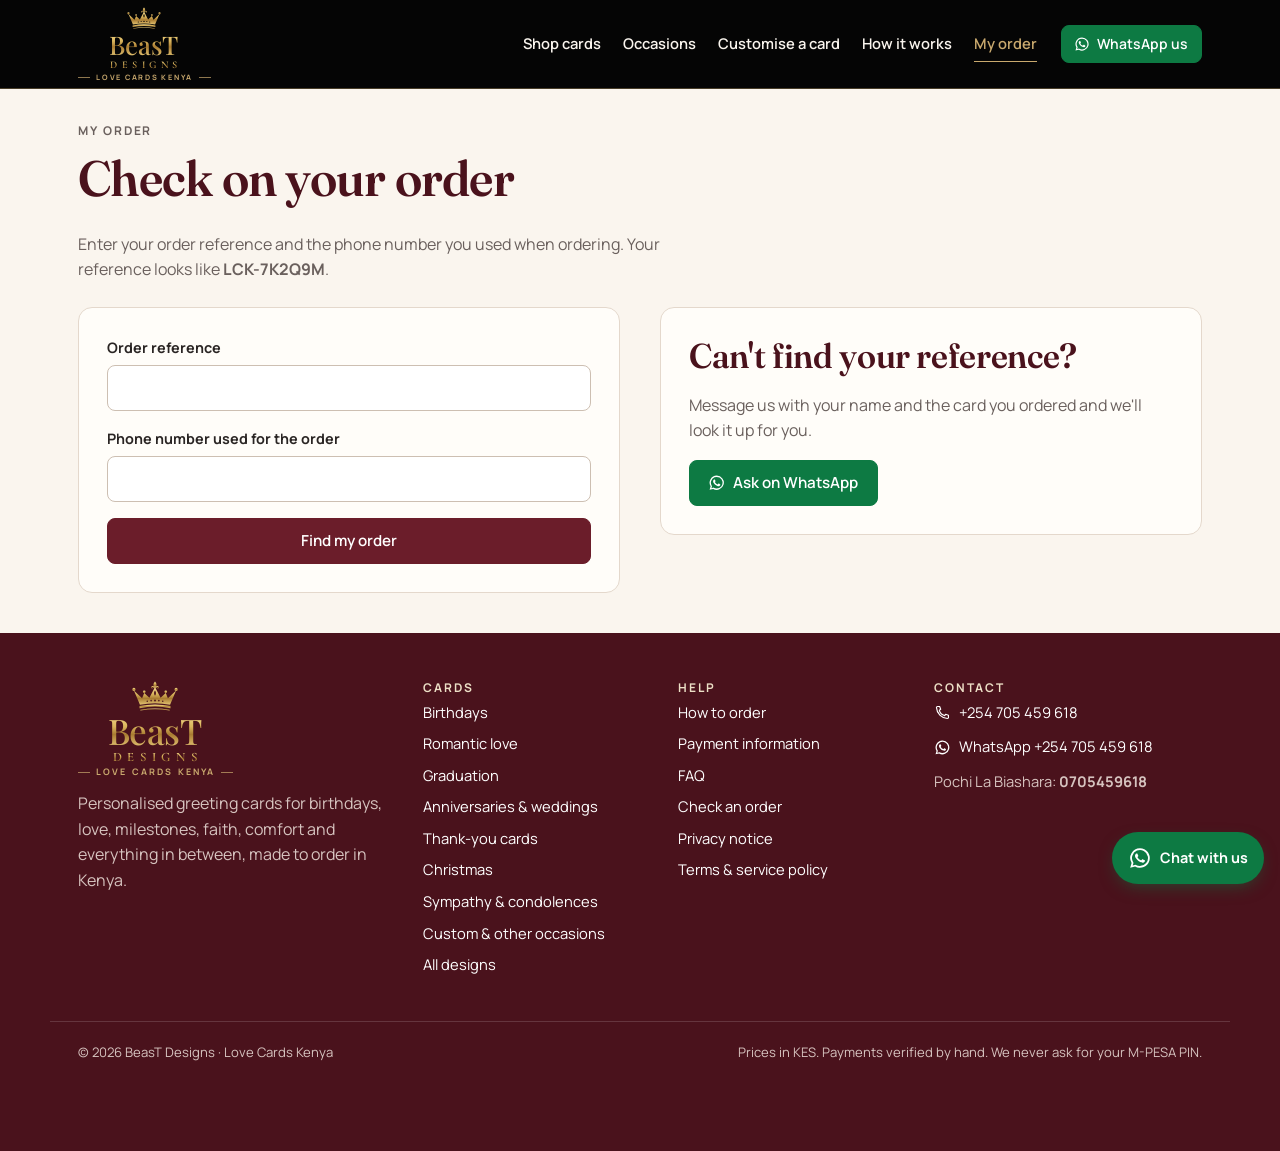
<file: order.html>
<!doctype html>
<html lang="en-KE">
<head>
  <meta charset="utf-8">
  <meta name="viewport" content="width=device-width, initial-scale=1">
  <title>My Order | Love Cards Kenya</title>
  <meta name="description" content="Check the status of your Love Cards Kenya order, see payment instructions, and download your card once it's ready.">
  <meta name="robots" content="noindex">
  <meta name="theme-color" content="#050505">
  <link rel="icon" href="assets/favicon.svg" type="image/svg+xml">
  <link rel="preconnect" href="https://fonts.googleapis.com">
  <link rel="preconnect" href="https://fonts.gstatic.com" crossorigin>
  <link rel="stylesheet" href="https://fonts.googleapis.com/css2?family=Cormorant+Garamond:ital,wght@0,500;0,600;1,500;1,600&family=Fraunces:ital,opsz,wght@0,9..144,400;0,9..144,500;0,9..144,600;1,9..144,500&family=Jost:wght@400;500;600&family=Manrope:wght@400;500;600;700;800&family=Pinyon+Script&family=Playfair+Display:wght@500&display=swap">
  <link rel="stylesheet" href="css/styles.css">
  <script type="module" src="js/pages/order.js"></script>
</head>
<body data-page="order">
  <div id="site-header"></div>
  <main id="main" class="wrap">
    <div id="app"><p class="loading">Loading your order…</p></div>
  </main>
  <div id="site-footer"></div>
</body>
</html>
</file>
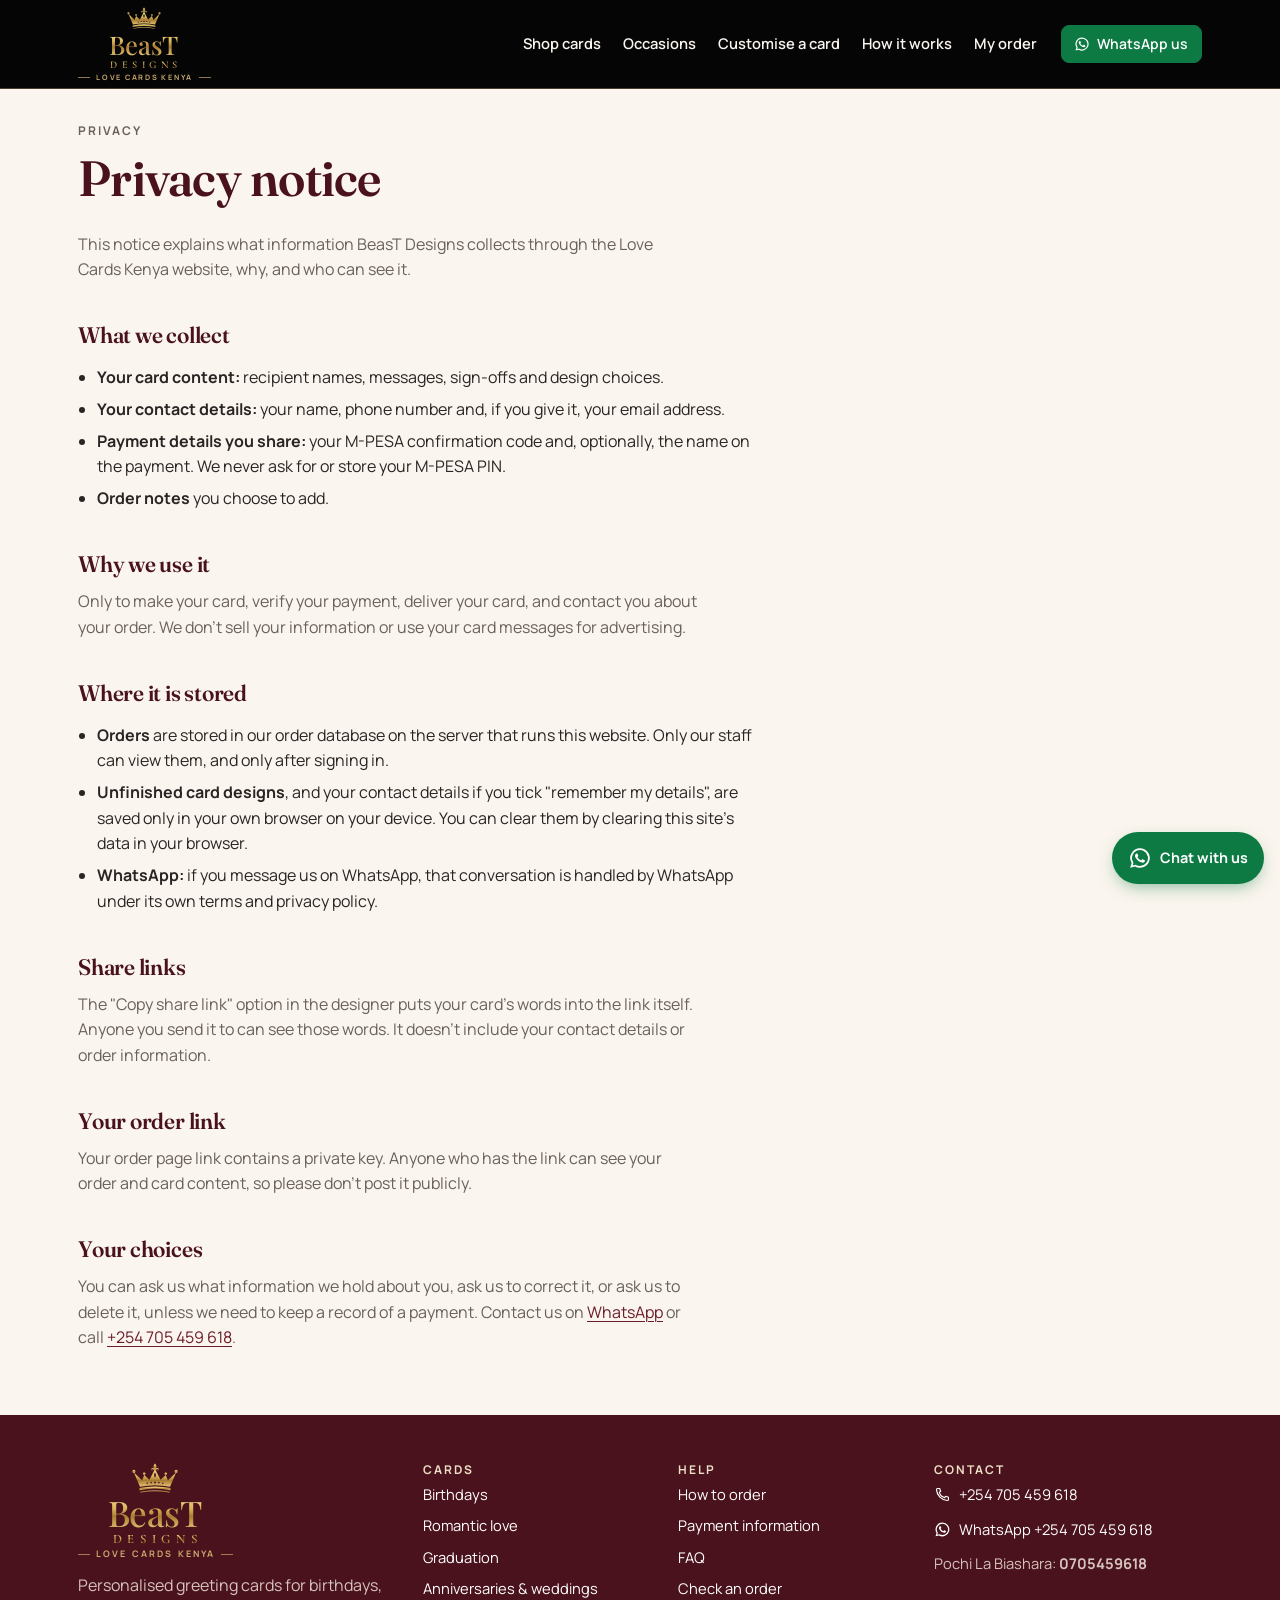
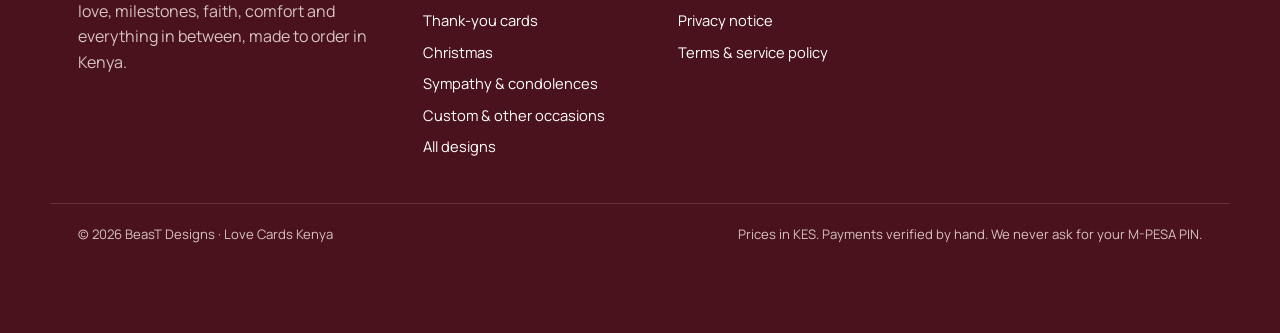
<file: privacy.html>
<!doctype html>
<html lang="en-KE">
<head>
  <meta charset="utf-8">
  <meta name="viewport" content="width=device-width, initial-scale=1">
  <title>Privacy Notice | Love Cards Kenya</title>
  <meta name="description" content="How Love Cards Kenya by BeasT Designs collects, uses, stores and shares your information and card messages.">
  <meta property="og:type" content="website">
  <meta property="og:site_name" content="Love Cards Kenya">
  <meta property="og:title" content="Privacy Notice | Love Cards Kenya">
  <meta property="og:description" content="How Love Cards Kenya by BeasT Designs collects, uses, stores and shares your information and card messages.">
  <meta name="theme-color" content="#050505">
  <link rel="icon" href="assets/favicon.svg" type="image/svg+xml">
  <link rel="preconnect" href="https://fonts.googleapis.com">
  <link rel="preconnect" href="https://fonts.gstatic.com" crossorigin>
  <link rel="stylesheet" href="https://fonts.googleapis.com/css2?family=Cormorant+Garamond:ital,wght@0,500;0,600;1,500;1,600&family=Fraunces:ital,opsz,wght@0,9..144,400;0,9..144,500;0,9..144,600;1,9..144,500&family=Jost:wght@400;500;600&family=Manrope:wght@400;500;600;700;800&family=Pinyon+Script&family=Playfair+Display:wght@500&display=swap">
  <link rel="stylesheet" href="css/styles.css">
  <script type="module" src="js/pages/static.js"></script>
</head>
<body data-page="privacy">
  <div id="site-header"></div>
  <main id="main" class="wrap">
    <article class="prose page-head">
      <p class="eyebrow">Privacy</p>
      <h1>Privacy notice</h1>
      <p>This notice explains what information <span data-config="businessName">BeasT Designs</span> collects through the <span data-config="storefrontName">Love Cards Kenya</span> website, why, and who can see it.</p>

      <h2>What we collect</h2>
      <ul>
        <li><strong>Your card content:</strong> recipient names, messages, sign-offs and design choices.</li>
        <li><strong>Your contact details:</strong> your name, phone number and, if you give it, your email address.</li>
        <li><strong>Payment details you share:</strong> your M-PESA confirmation code and, optionally, the name on the payment. We never ask for or store your M-PESA PIN.</li>
        <li><strong>Order notes</strong> you choose to add.</li>
      </ul>

      <h2>Why we use it</h2>
      <p>Only to make your card, verify your payment, deliver your card, and contact you about your order. We don't sell your information or use your card messages for advertising.</p>

      <h2>Where it is stored</h2>
      <ul>
        <li><strong>Orders</strong> are stored in our order database on the server that runs this website. Only our staff can view them, and only after signing in.</li>
        <li><strong>Unfinished card designs</strong>, and your contact details if you tick "remember my details", are saved only in your own browser on your device. You can clear them by clearing this site's data in your browser.</li>
        <li><strong>WhatsApp:</strong> if you message us on WhatsApp, that conversation is handled by WhatsApp under its own terms and privacy policy.</li>
      </ul>

      <h2>Share links</h2>
      <p>The "Copy share link" option in the designer puts your card's words into the link itself. Anyone you send it to can see those words. It doesn't include your contact details or order information.</p>

      <h2>Your order link</h2>
      <p>Your order page link contains a private key. Anyone who has the link can see your order and card content, so please don't post it publicly.</p>

      <h2>Your choices</h2>
      <p>You can ask us what information we hold about you, ask us to correct it, or ask us to delete it, unless we need to keep a record of a payment. Contact us on <a data-link="whatsapp" href="https://wa.me/254705459618">WhatsApp</a> or call <a data-link="tel" href="tel:+254705459618"><span data-config="phone.display">+254 705 459 618</span></a>.</p>
    </article>
  </main>
  <div id="site-footer"></div>
</body>
</html>
</file>
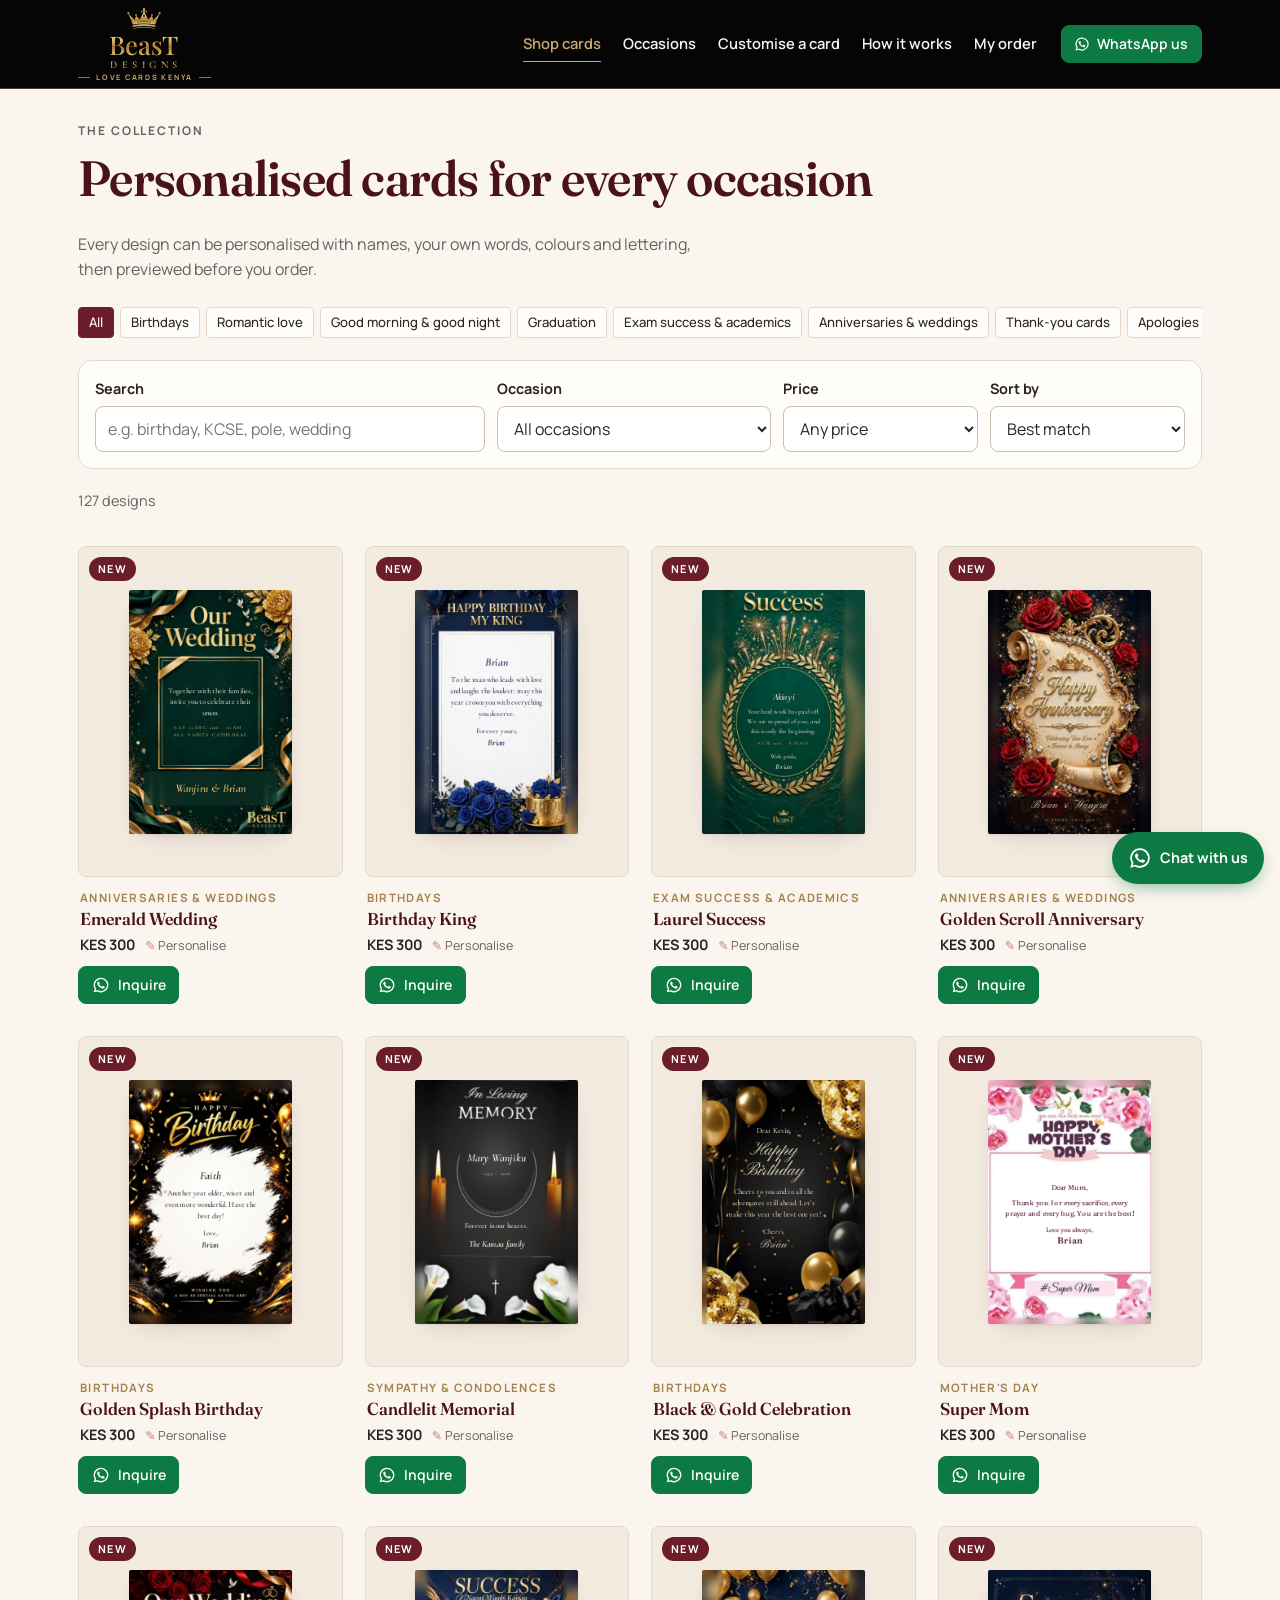
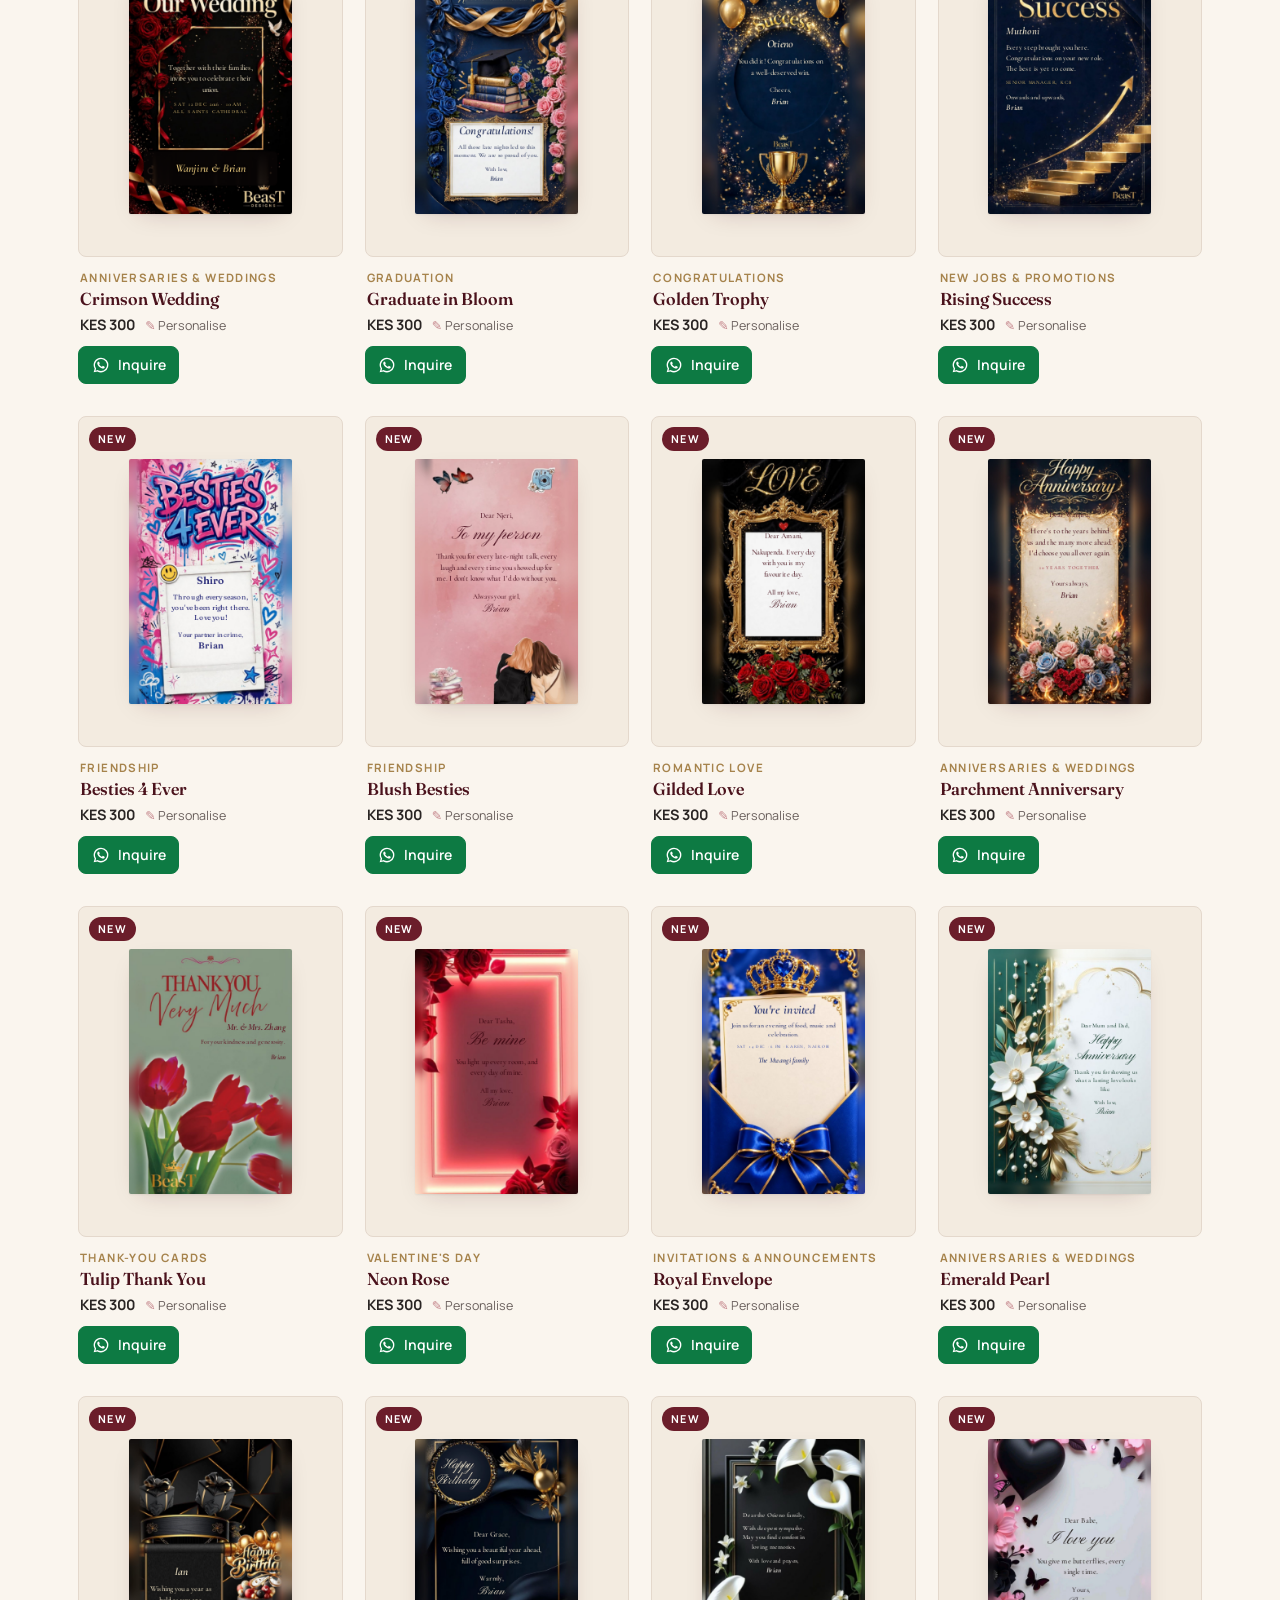
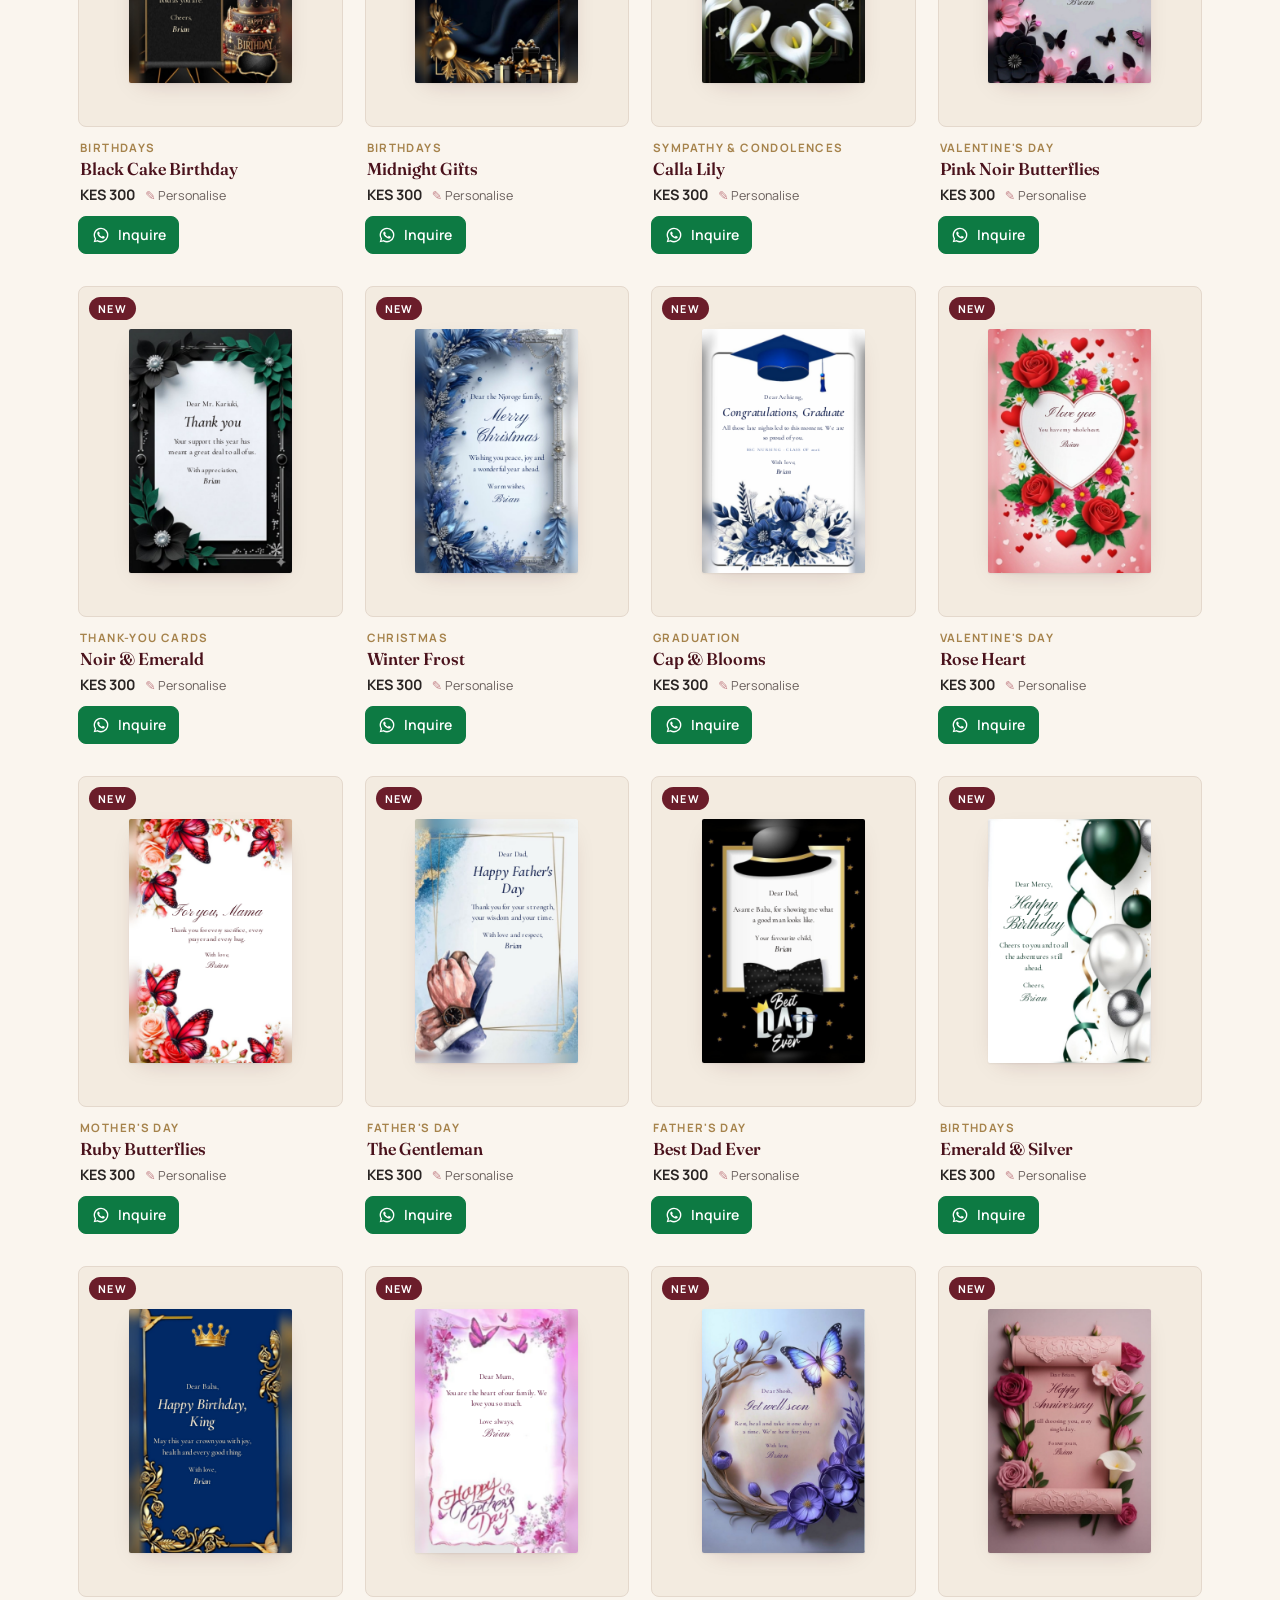
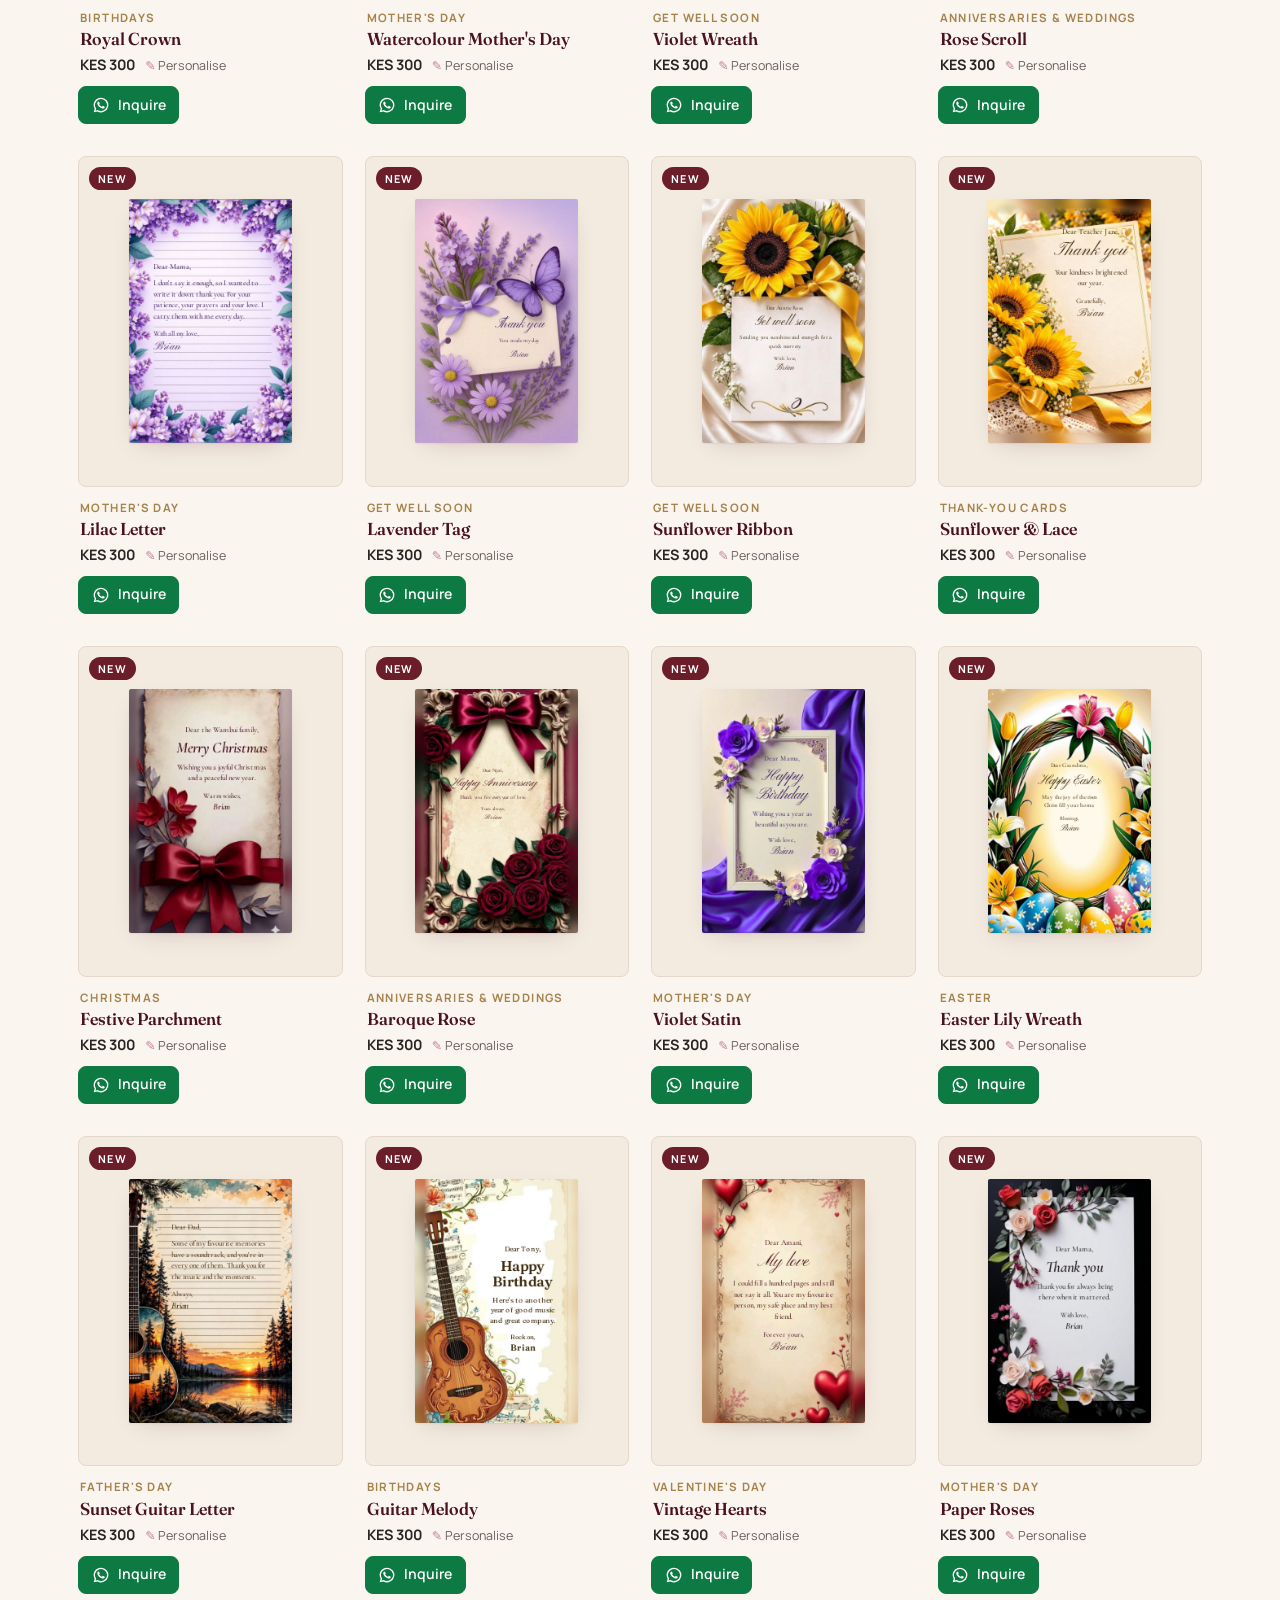
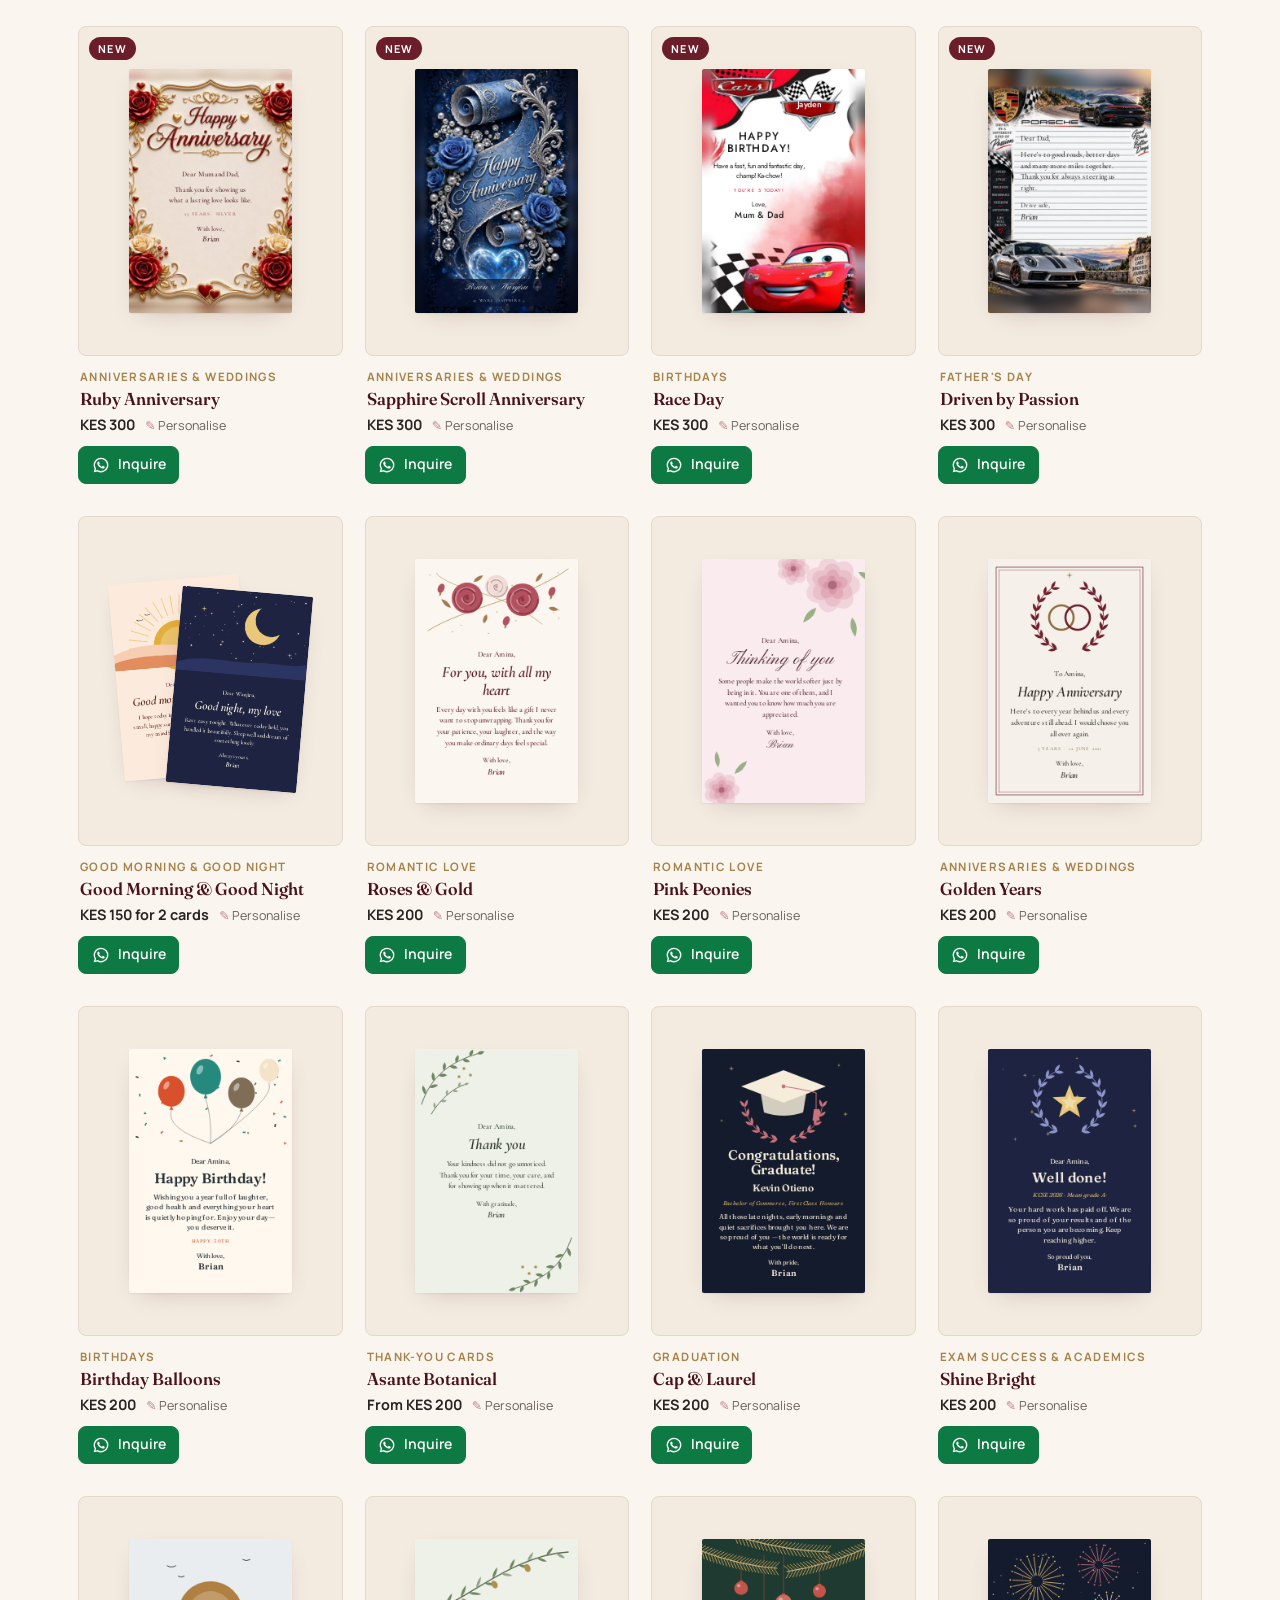
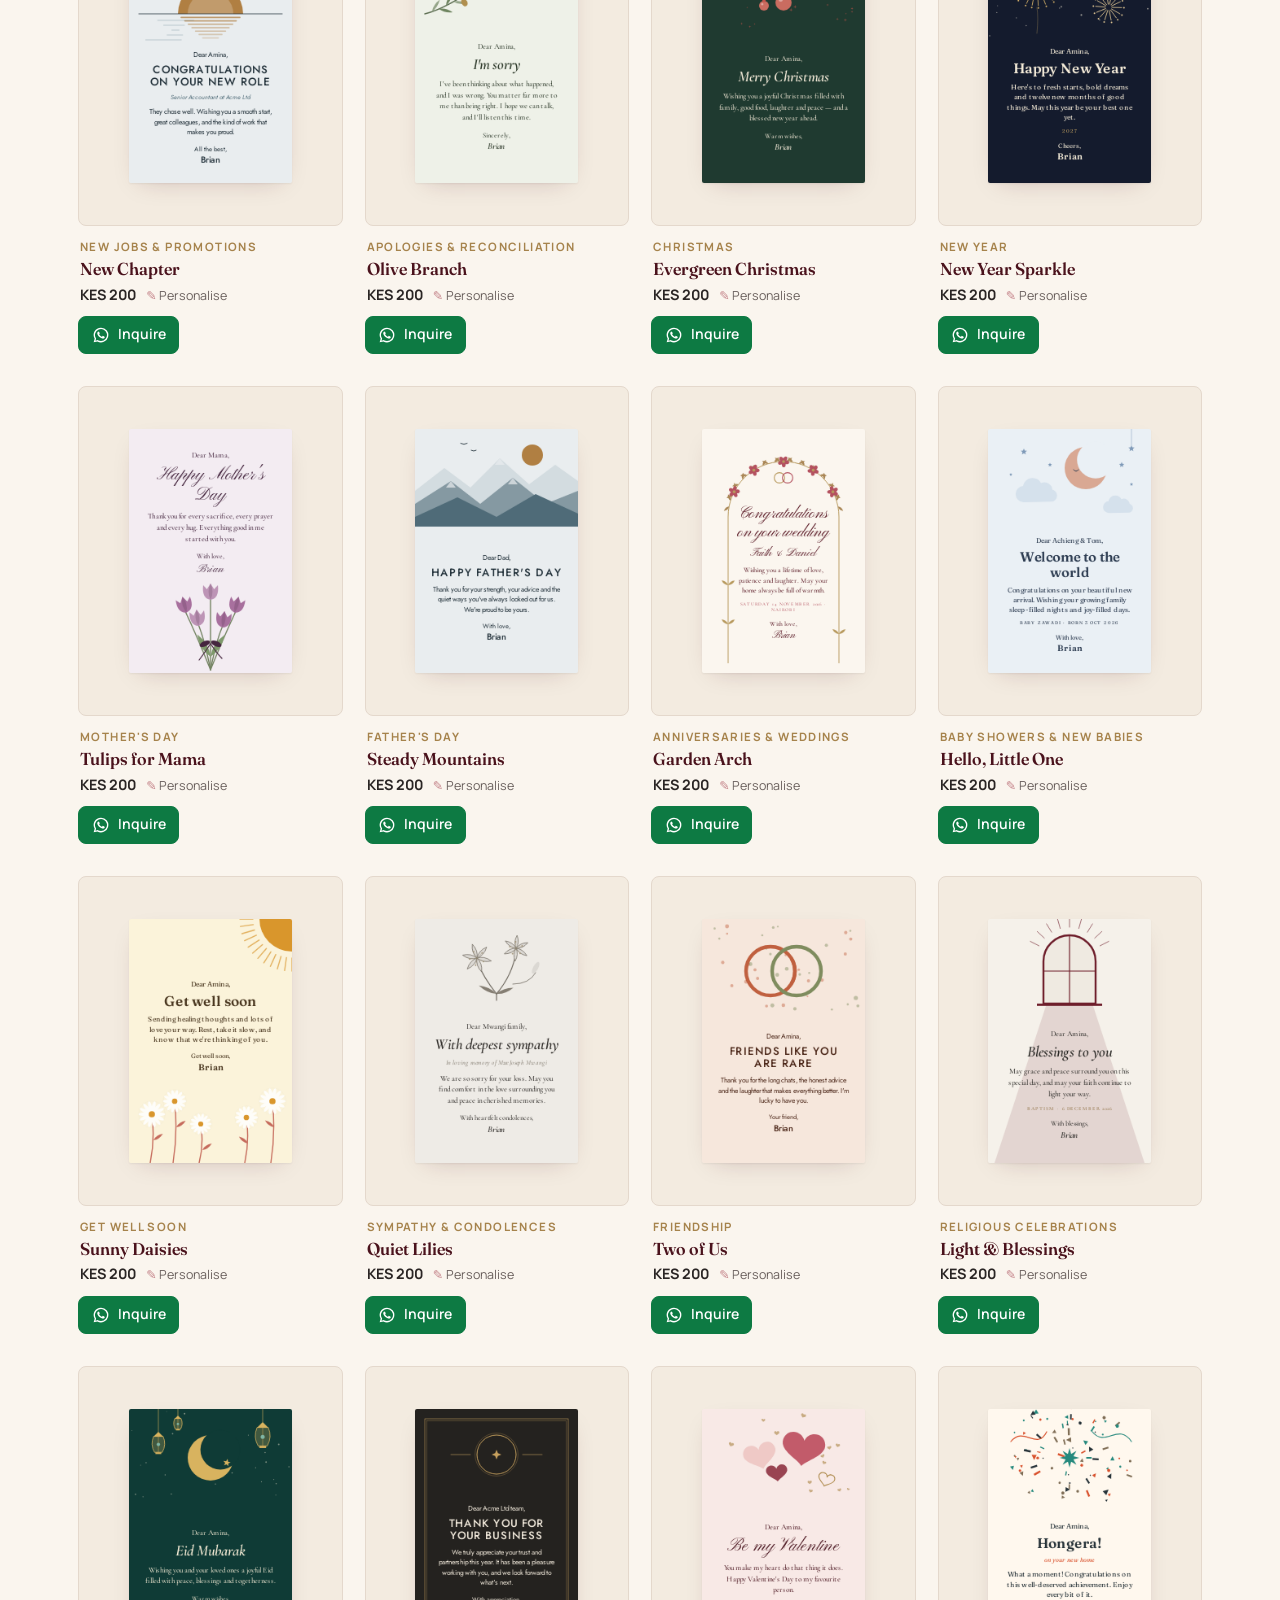
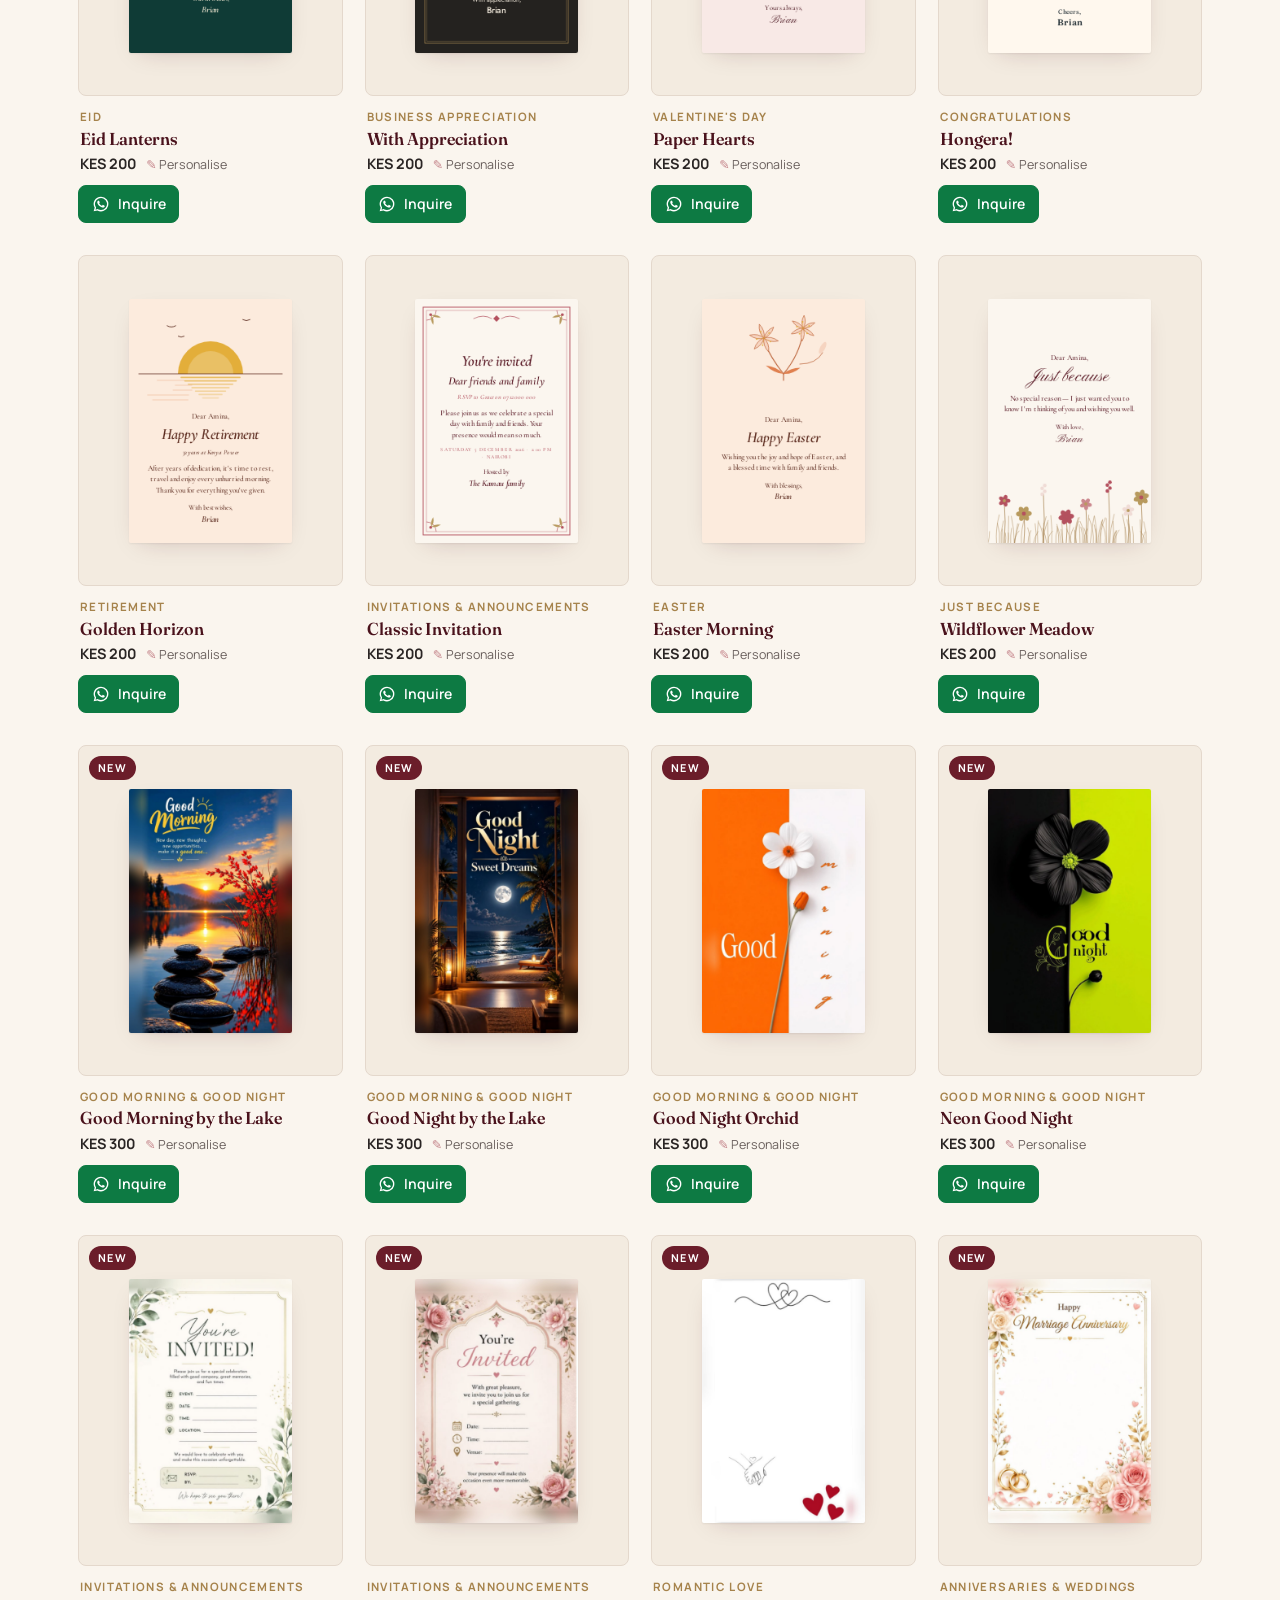
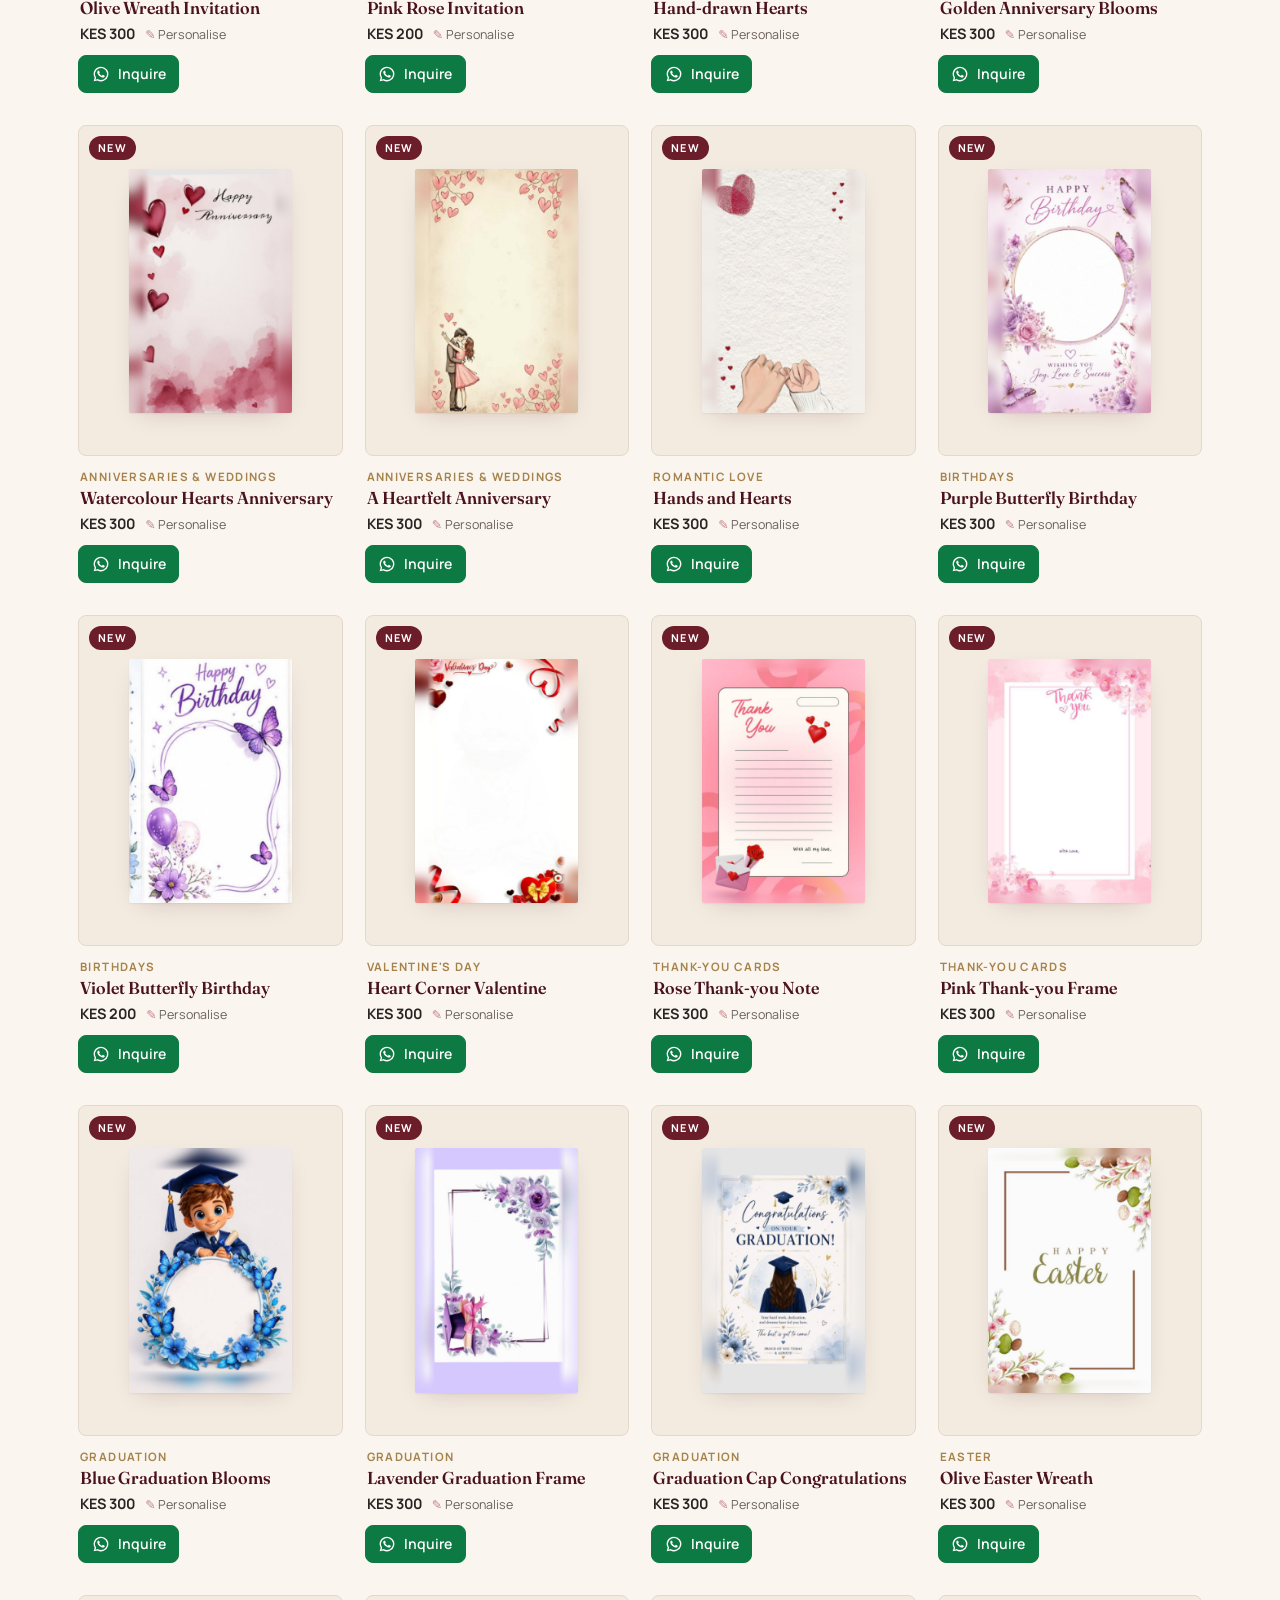
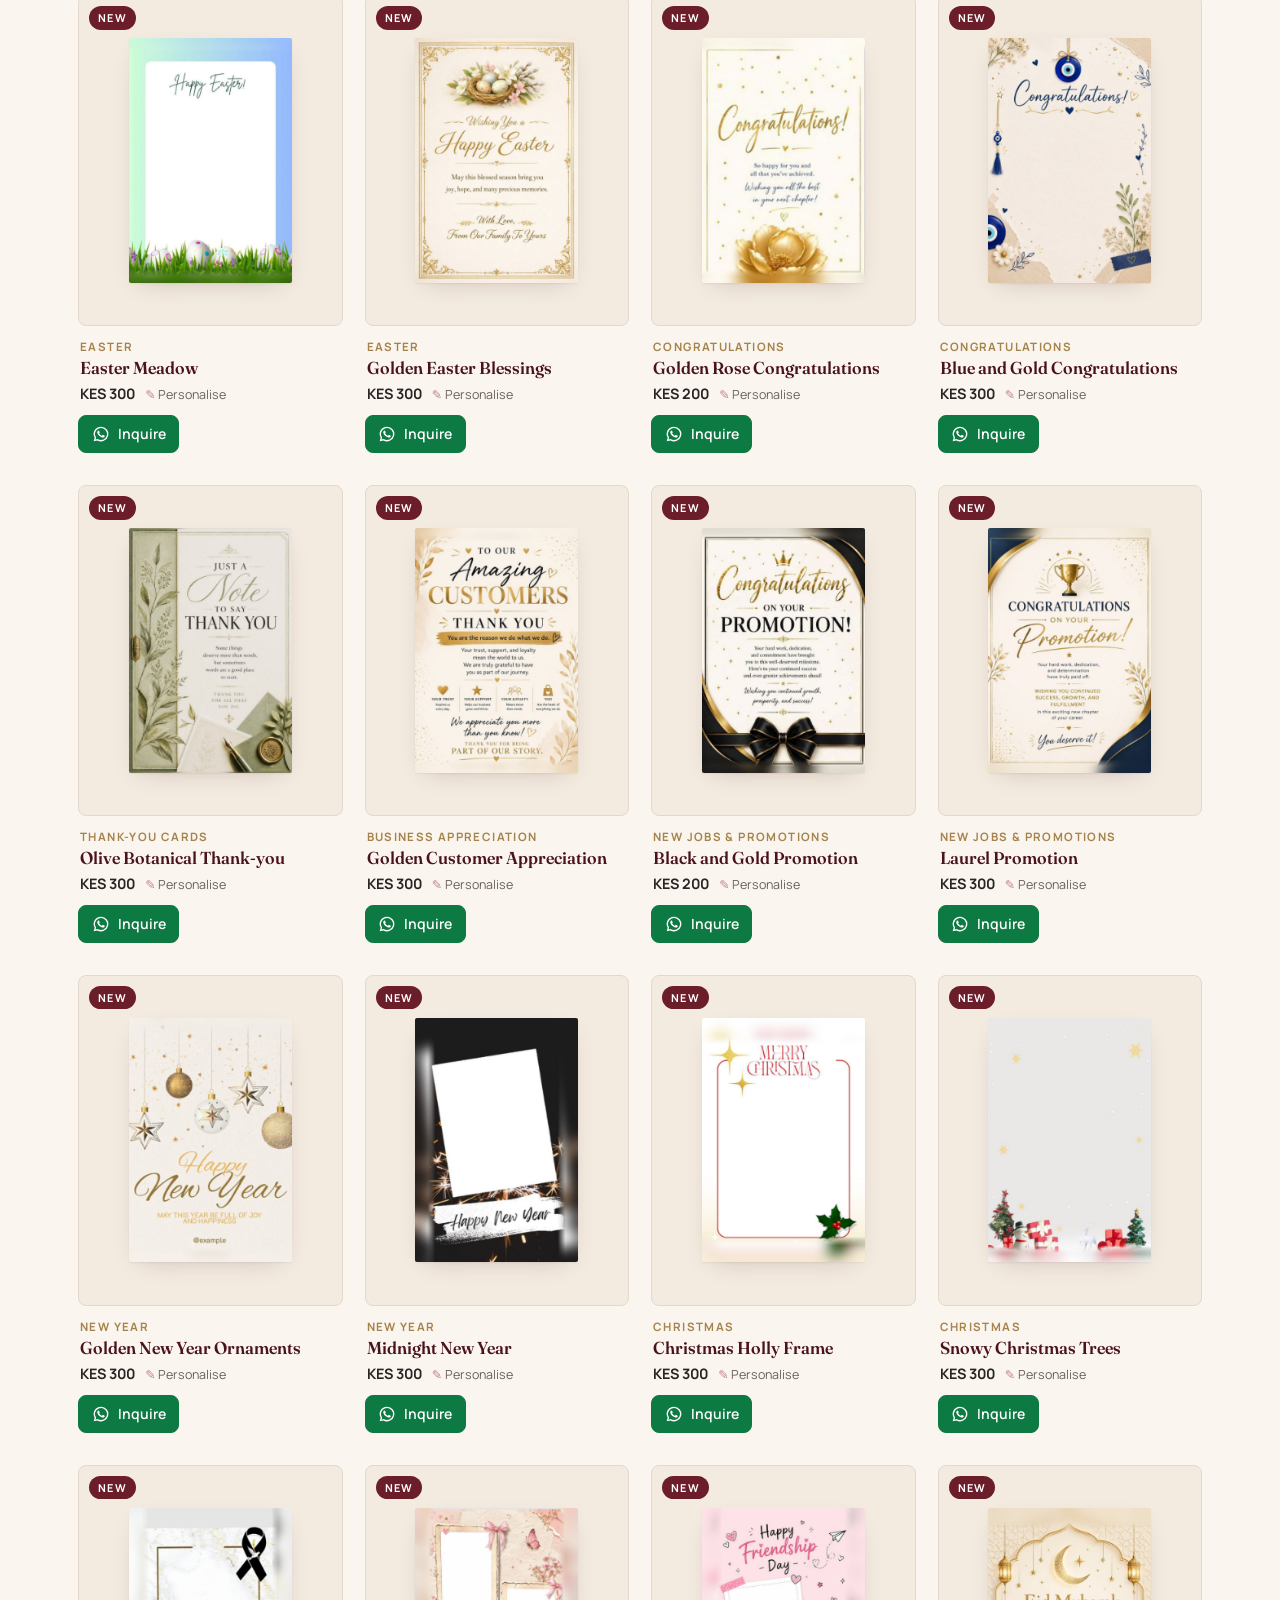
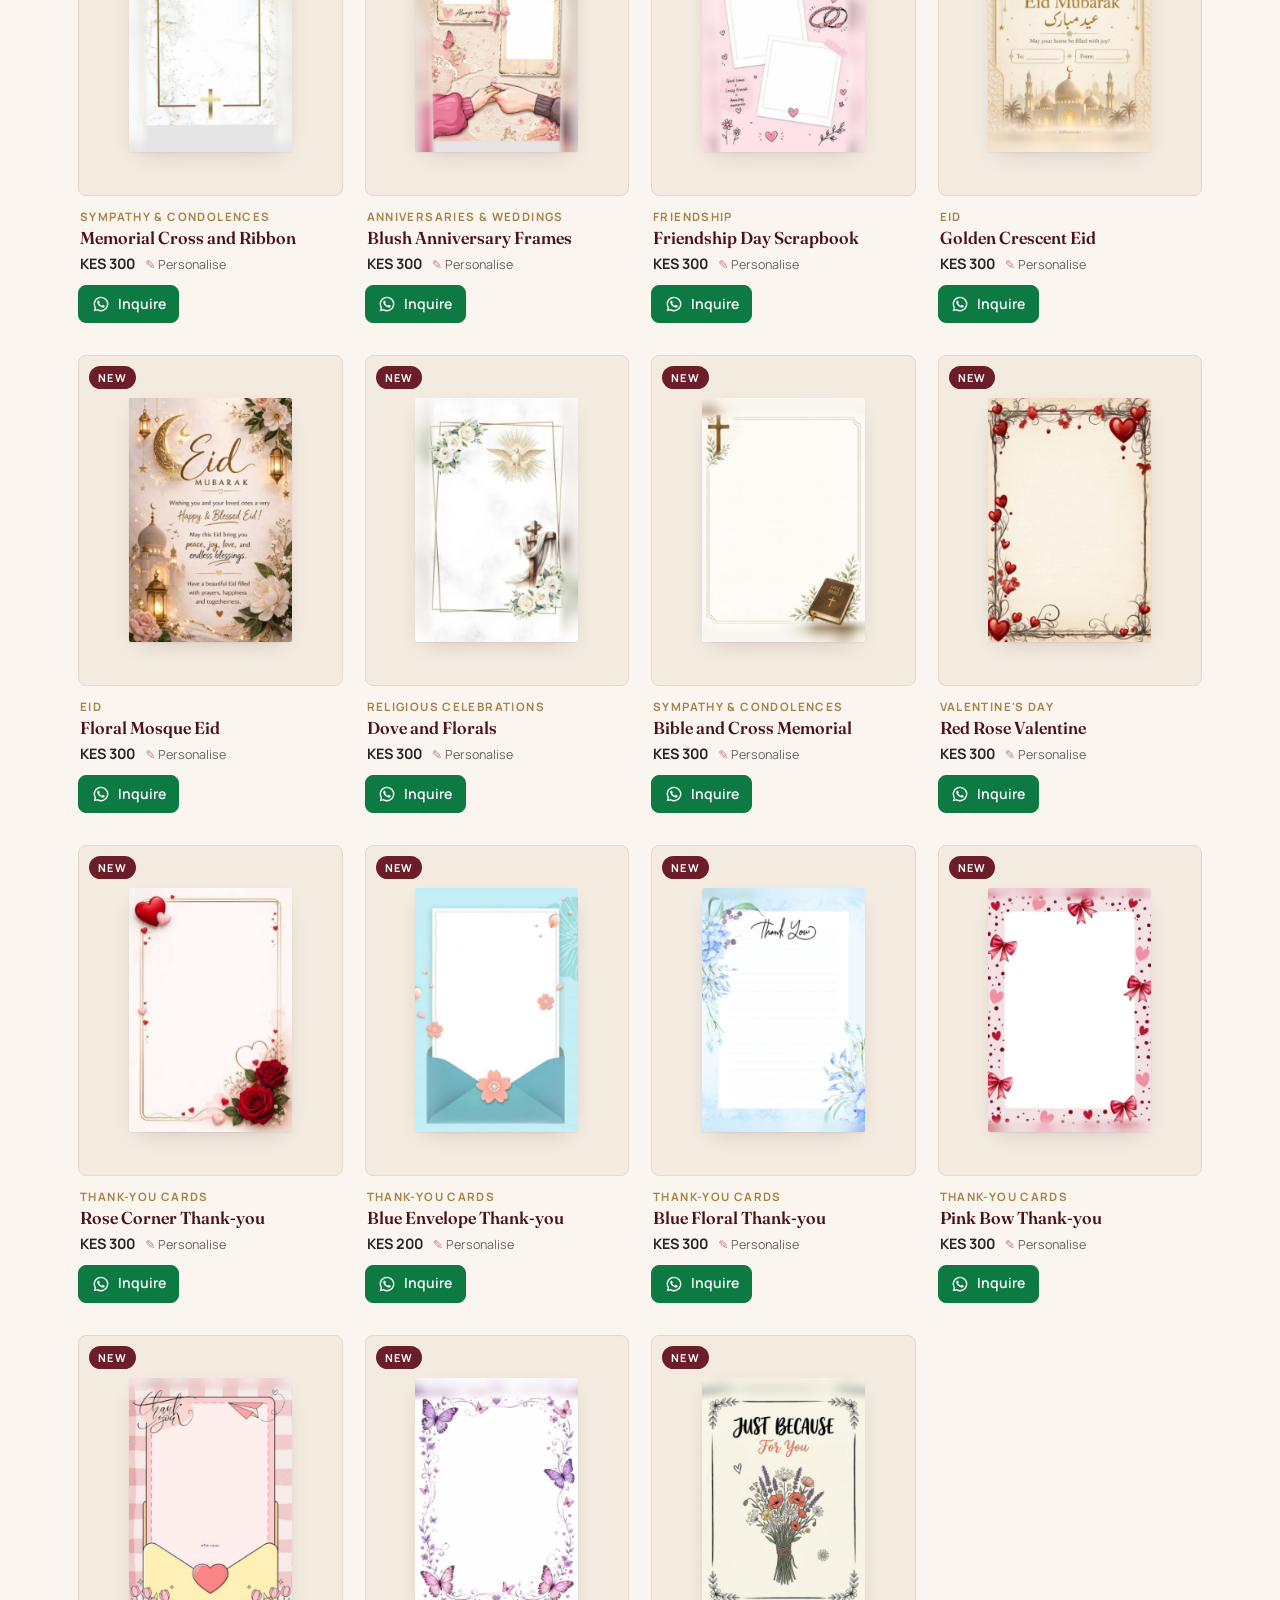
<file: shop.html>
<!doctype html>
<html lang="en-KE">
<head>
  <meta charset="utf-8">
  <meta name="viewport" content="width=device-width, initial-scale=1">
  <title>Shop Personalised Cards | Love Cards Kenya</title>
  <meta name="description" content="Browse personalised greeting card designs for birthdays, romance, graduation, exams, weddings, Christmas, Eid, sympathy and more. Prices in KES.">
  <meta property="og:type" content="website">
  <meta property="og:site_name" content="Love Cards Kenya">
  <meta property="og:title" content="Shop Personalised Cards | Love Cards Kenya">
  <meta property="og:description" content="Browse personalised greeting card designs for every occasion. Prices in KES.">
  <meta name="theme-color" content="#050505">
  <link rel="icon" href="assets/favicon.svg" type="image/svg+xml">
  <link rel="preconnect" href="https://fonts.googleapis.com">
  <link rel="preconnect" href="https://fonts.gstatic.com" crossorigin>
  <link rel="stylesheet" href="https://fonts.googleapis.com/css2?family=Cormorant+Garamond:ital,wght@0,500;0,600;1,500;1,600&family=Fraunces:ital,opsz,wght@0,9..144,400;0,9..144,500;0,9..144,600;1,9..144,500&family=Jost:wght@400;500;600&family=Manrope:wght@400;500;600;700;800&family=Pinyon+Script&family=Playfair+Display:wght@500&display=swap">
  <link rel="stylesheet" href="css/styles.css">
  <script type="module" src="js/pages/shop.js"></script>
</head>
<body data-page="shop">
  <div id="site-header"></div>

  <main id="main" class="wrap">
    <header class="page-head">
      <p class="eyebrow">The collection</p>
      <h1 id="shop-title">Personalised cards for every occasion</h1>
      <p id="shop-intro">Every design can be personalised with names, your own words, colours and lettering, then previewed before you order.</p>
    </header>

    <nav class="occasion-chips" aria-label="Quick occasion filters" id="occasion-chips"></nav>

    <form class="filters" id="filters" role="search" aria-label="Filter designs">
      <div class="field">
        <label for="f-q">Search</label>
        <input class="input" id="f-q" name="q" type="search" placeholder="e.g. birthday, KCSE, pole, wedding" autocomplete="off">
      </div>
      <div class="field">
        <label for="f-occasion">Occasion</label>
        <select class="select" id="f-occasion" name="occasion"><option value="">All occasions</option></select>
      </div>
      <div class="field">
        <label for="f-price">Price</label>
        <select class="select" id="f-price" name="max">
          <option value="">Any price</option>
          <option value="150">Up to KES 150</option>
          <option value="200">Up to KES 200</option>
          <option value="300">Up to KES 300</option>
        </select>
      </div>
      <div class="field">
        <label for="f-sort">Sort by</label>
        <select class="select" id="f-sort" name="sort">
          <option value="relevance">Best match</option>
          <option value="price-asc">Price: low to high</option>
          <option value="price-desc">Price: high to low</option>
          <option value="name">Name (A–Z)</option>
        </select>
      </div>
    </form>

    <div class="result-bar">
      <p id="result-count" aria-live="polite" class="mt-0">Loading designs…</p>
      <button type="button" class="link-btn" id="clear-filters" hidden>Clear filters</button>
    </div>

    <div id="results" class="product-grid">
      <p class="loading">Loading designs…</p>
    </div>
  </main>

  <div id="site-footer"></div>
</body>
</html>
</file>
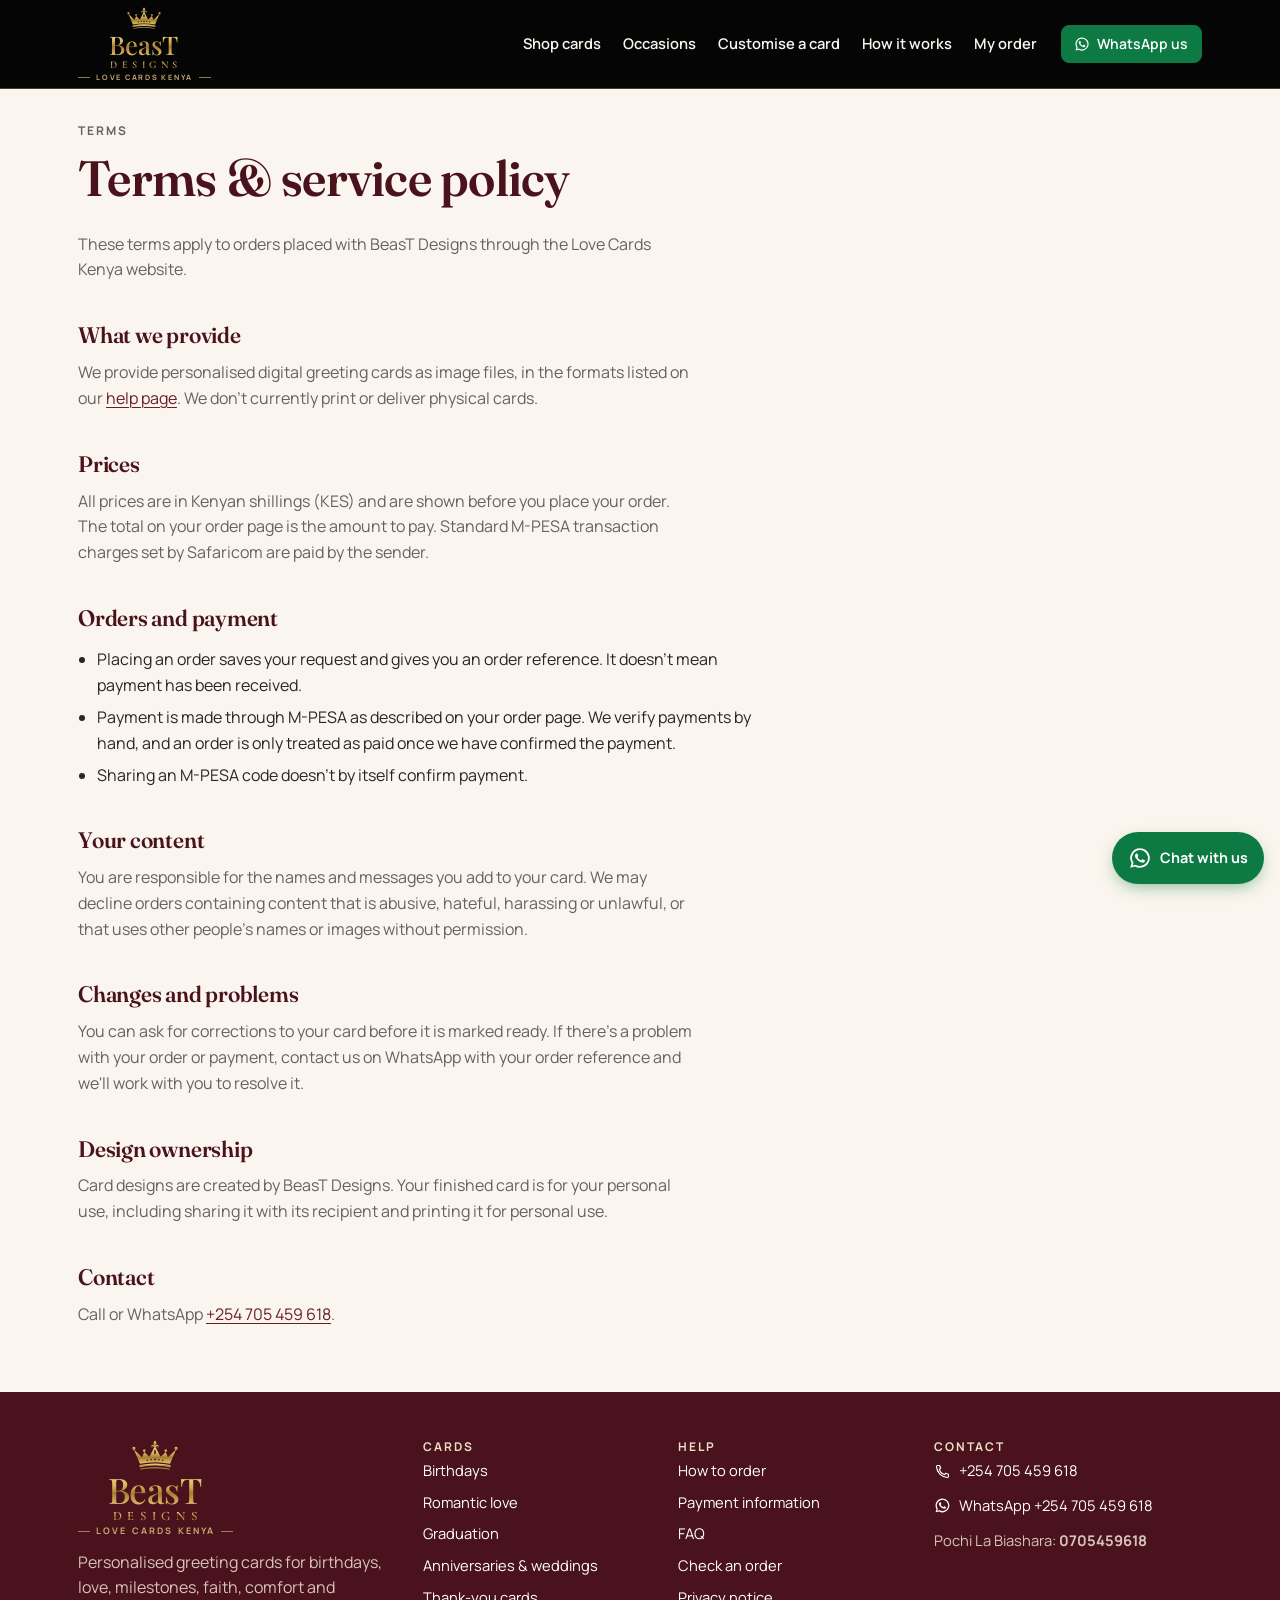
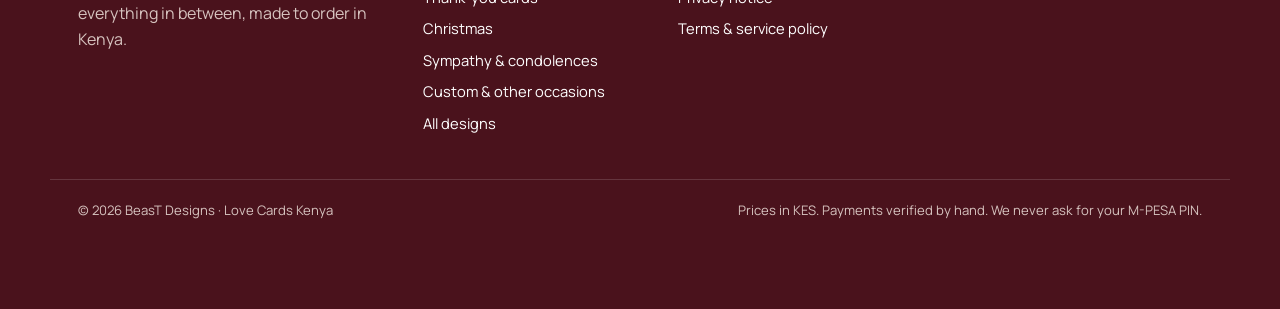
<file: terms.html>
<!doctype html>
<html lang="en-KE">
<head>
  <meta charset="utf-8">
  <meta name="viewport" content="width=device-width, initial-scale=1">
  <title>Terms & Service Policy | Love Cards Kenya</title>
  <meta name="description" content="Terms for ordering personalised digital greeting cards from BeasT Designs.">
  <meta property="og:type" content="website">
  <meta property="og:site_name" content="Love Cards Kenya">
  <meta property="og:title" content="Terms & Service Policy | Love Cards Kenya">
  <meta property="og:description" content="Terms for ordering personalised digital greeting cards from BeasT Designs.">
  <meta name="theme-color" content="#050505">
  <link rel="icon" href="assets/favicon.svg" type="image/svg+xml">
  <link rel="preconnect" href="https://fonts.googleapis.com">
  <link rel="preconnect" href="https://fonts.gstatic.com" crossorigin>
  <link rel="stylesheet" href="https://fonts.googleapis.com/css2?family=Cormorant+Garamond:ital,wght@0,500;0,600;1,500;1,600&family=Fraunces:ital,opsz,wght@0,9..144,400;0,9..144,500;0,9..144,600;1,9..144,500&family=Jost:wght@400;500;600&family=Manrope:wght@400;500;600;700;800&family=Pinyon+Script&family=Playfair+Display:wght@500&display=swap">
  <link rel="stylesheet" href="css/styles.css">
  <script type="module" src="js/pages/static.js"></script>
</head>
<body data-page="terms">
  <div id="site-header"></div>
  <main id="main" class="wrap">
    <article class="prose page-head">
      <p class="eyebrow">Terms</p>
      <h1>Terms &amp; service policy</h1>
      <p>These terms apply to orders placed with <span data-config="businessName">BeasT Designs</span> through the <span data-config="storefrontName">Love Cards Kenya</span> website.</p>

      <h2>What we provide</h2>
      <p>We provide personalised digital greeting cards as image files, in the formats listed on our <a href="help.html#formats">help page</a>. We don't currently print or deliver physical cards.</p>

      <h2>Prices</h2>
      <p>All prices are in Kenyan shillings (KES) and are shown before you place your order. The total on your order page is the amount to pay. Standard M-PESA transaction charges set by Safaricom are paid by the sender.</p>

      <h2>Orders and payment</h2>
      <ul>
        <li>Placing an order saves your request and gives you an order reference. It doesn't mean payment has been received.</li>
        <li>Payment is made through M-PESA as described on your order page. We verify payments by hand, and an order is only treated as paid once we have confirmed the payment.</li>
        <li>Sharing an M-PESA code doesn't by itself confirm payment.</li>
      </ul>

      <h2>Your content</h2>
      <p>You are responsible for the names and messages you add to your card. We may decline orders containing content that is abusive, hateful, harassing or unlawful, or that uses other people's names or images without permission.</p>

      <h2>Changes and problems</h2>
      <p>You can ask for corrections to your card before it is marked ready. If there's a problem with your order or payment, contact us on WhatsApp with your order reference and we'll work with you to resolve it.</p>

      <h2>Design ownership</h2>
      <p>Card designs are created by BeasT Designs. Your finished card is for your personal use, including sharing it with its recipient and printing it for personal use.</p>

      <h2>Contact</h2>
      <p>Call or WhatsApp <a data-link="tel" href="tel:+254705459618"><span data-config="phone.display">+254 705 459 618</span></a>.</p>
    </article>
  </main>
  <div id="site-footer"></div>
</body>
</html>
</file>
<file: css/styles.css>
/* BeasT Designs · Love Cards Kenya — design system and page styles */

:root {
  --ivory: #faf5ee;
  --paper: #fffdf9;
  --cream: #f3ebe0;
  --wine: #6b1d2a;
  --wine-deep: #4a121c;
  --rose: #c4848a;
  --rose-soft: #f2e0dd;
  --brass: #a6834c;
  --brass-soft: #ecdfc6;
  --charcoal: #2a2524;
  --muted: #6a605d;
  --line: #e4d8cc;
  --success: #2f6b45;
  --success-soft: #e3efe5;
  --warn: #8a5a12;
  --warn-soft: #f8ecd3;
  --danger: #a12a2a;
  --danger-soft: #f7e1df;
  --wa: #0d7a43;
  --wa-deep: #0a6236;
  --logo-black: #050505;
  --logo-gold: #c9a96e;
  --gold: linear-gradient(180deg, #f6dc8f 0%, #d9b45c 38%, #a97c32 62%, #e2c271 100%);

  --font-display: "Fraunces", Georgia, "Times New Roman", serif;
  --font-logo: "Playfair Display", "Didot", "Bodoni 72", Georgia, serif;
  --font-body: "Manrope", system-ui, -apple-system, "Segoe UI", Roboto, sans-serif;

  --radius-sm: 4px;
  --radius: 8px;
  --radius-lg: 14px;
  --shadow-card: 0 1px 2px rgba(42, 37, 36, 0.06), 0 8px 24px -12px rgba(74, 18, 28, 0.25);
  --shadow-lift: 0 2px 4px rgba(42, 37, 36, 0.06), 0 18px 40px -18px rgba(74, 18, 28, 0.35);
  --gutter: 16px;
  --header-h: 84px;
  --float-lift: 0px;
}

@media (min-width: 720px) {
  :root { --gutter: 28px; --header-h: 88px; }
}

*, *::before, *::after { box-sizing: border-box; }

html { -webkit-text-size-adjust: 100%; scroll-padding-top: calc(var(--header-h) + 16px); }

body {
  margin: 0;
  background: var(--ivory);
  color: var(--charcoal);
  font-family: var(--font-body);
  font-size: 16px;
  line-height: 1.6;
  overflow-x: hidden;
}

img, canvas, svg { display: block; max-width: 100%; }

h1, h2, h3 {
  font-family: var(--font-display);
  font-weight: 600;
  line-height: 1.15;
  color: var(--wine-deep);
  margin: 0 0 0.5em;
  font-variation-settings: "opsz" 72;
}
h1 { font-size: clamp(2rem, 1.5rem + 2.4vw, 3.1rem); letter-spacing: -0.015em; }
h2 { font-size: clamp(1.5rem, 1.25rem + 1.2vw, 2.15rem); letter-spacing: -0.01em; }
h3 { font-size: 1.15rem; }
p { margin: 0 0 1em; }

a { color: var(--wine); text-underline-offset: 3px; text-decoration-thickness: 1px; }
a:hover { color: var(--wine-deep); }

:focus-visible { outline: 3px solid var(--brass); outline-offset: 2px; border-radius: 2px; }

.icon { width: 1.15em; height: 1.15em; flex: none; }

.wrap { width: 100%; max-width: 1180px; margin: 0 auto; padding: 0 var(--gutter); }
.narrow { max-width: 760px; }
.muted { color: var(--muted); }
.small { font-size: 0.875rem; }
.visually-hidden { position: absolute !important; width: 1px; height: 1px; overflow: hidden; clip: rect(0 0 0 0); white-space: nowrap; }

.skip-link { position: absolute; left: 12px; top: -60px; z-index: 100; background: var(--wine); color: #fff; padding: 10px 14px; border-radius: var(--radius); }
.skip-link:focus { top: 12px; color: #fff; }

.eyebrow {
  font-family: var(--font-body);
  font-size: 0.75rem;
  font-weight: 700;
  letter-spacing: 0.16em;
  text-transform: uppercase;
  color: var(--brass);
  margin: 0 0 0.6rem;
}

/* ---------- Buttons ---------- */
.btn {
  --btn-bg: var(--paper);
  --btn-fg: var(--wine-deep);
  --btn-border: var(--line);
  display: inline-flex;
  align-items: center;
  justify-content: center;
  gap: 0.5em;
  min-height: 46px;
  padding: 0.65em 1.2em;
  border: 1px solid var(--btn-border);
  border-radius: var(--radius);
  background: var(--btn-bg);
  color: var(--btn-fg);
  font: 600 0.95rem/1.2 var(--font-body);
  text-decoration: none;
  cursor: pointer;
  transition: background-color 0.15s, border-color 0.15s, transform 0.15s;
}
.btn:hover { --btn-border: var(--rose); color: var(--btn-fg); }
.btn:active { transform: translateY(1px); }
.btn-primary { --btn-bg: var(--wine); --btn-fg: #fff; --btn-border: var(--wine); }
.btn-primary:hover { --btn-bg: var(--wine-deep); --btn-border: var(--wine-deep); }
.btn-secondary { --btn-bg: transparent; --btn-fg: var(--wine); --btn-border: var(--wine); }
.btn-secondary:hover { --btn-bg: var(--rose-soft); --btn-border: var(--wine); }
.btn-ghost { --btn-bg: transparent; --btn-border: transparent; }
.btn-ghost:hover { --btn-bg: var(--cream); --btn-border: transparent; }
.btn-wa { --btn-bg: var(--wa); --btn-fg: #fff; --btn-border: var(--wa); }
.btn-wa:hover { --btn-bg: var(--wa-deep); --btn-border: var(--wa-deep); }
.btn-danger { --btn-bg: var(--danger); --btn-fg: #fff; --btn-border: var(--danger); }
.btn-sm { min-height: 38px; padding: 0.45em 0.9em; font-size: 0.875rem; }
.btn-block { width: 100%; }
.btn[disabled], .btn[aria-disabled="true"] { opacity: 0.5; cursor: not-allowed; transform: none; }
.btn.is-loading { position: relative; color: transparent !important; }
.btn.is-loading::after {
  content: ""; position: absolute; width: 18px; height: 18px; border-radius: 50%;
  border: 2px solid currentColor; border-color: #fff #fff transparent transparent; animation: spin 0.7s linear infinite;
}
.btn-secondary.is-loading::after, .btn-ghost.is-loading::after { border-color: var(--wine) var(--wine) transparent transparent; }
@keyframes spin { to { transform: rotate(360deg); } }

.link-btn { background: none; border: 0; padding: 0; font: inherit; color: var(--wine); text-decoration: underline; text-underline-offset: 3px; cursor: pointer; }

/* ---------- Header ---------- */
.site-header {
  position: sticky; top: 0; z-index: 40;
  background: var(--logo-black);
  border-bottom: 1px solid rgba(201, 169, 110, 0.35);
}
.header-inner { display: flex; align-items: center; justify-content: space-between; gap: 16px; min-height: var(--header-h); }

/* Stacked gold logo: crown, BeasT, DESIGNS, storefront name */
.brand { display: inline-flex; flex-direction: column; align-items: center; text-decoration: none; padding-block: 6px; line-height: 1; }
.brand-crown { width: 38px; height: 23px; margin-bottom: 2px; }
.brand-name, .brand-designs { background: var(--gold); -webkit-background-clip: text; background-clip: text; color: transparent; }
.brand-name { font-family: var(--font-logo); font-weight: 500; font-size: 1.6rem; line-height: 0.95; letter-spacing: -0.01em; }
.brand-designs { font-family: "Cormorant Garamond", var(--font-logo); font-weight: 600; font-size: 0.64rem; letter-spacing: 0.44em; margin-right: -0.44em; margin-top: 4px; text-transform: uppercase; }
.brand-sub { display: flex; align-items: center; gap: 6px; font-size: 0.46rem; font-weight: 700; letter-spacing: 0.24em; margin-right: -0.24em; text-transform: uppercase; color: var(--logo-gold); margin-top: 4px; }
.brand-sub::before, .brand-sub::after { content: ""; width: 12px; height: 1px; background: currentColor; opacity: 0.7; }

.nav-toggle {
  display: inline-flex; align-items: center; gap: 6px; min-height: 44px; padding: 0 12px;
  background: transparent; border: 1px solid rgba(201, 169, 110, 0.45); border-radius: var(--radius);
  font: 600 0.9rem var(--font-body); color: var(--ivory); cursor: pointer;
}
.site-nav {
  display: none; position: absolute; left: 0; right: 0; top: 100%;
  background: var(--logo-black); border-bottom: 1px solid rgba(201, 169, 110, 0.35); box-shadow: var(--shadow-card);
  padding: 8px var(--gutter) 20px;
}
.site-nav.is-open { display: block; }
.site-nav ul { list-style: none; margin: 0 0 12px; padding: 0; }
.site-nav li a {
  display: block; padding: 12px 4px; border-bottom: 1px solid rgba(255, 255, 255, 0.1);
  text-decoration: none; color: var(--ivory); font-weight: 600;
}
.site-nav li a:hover { color: #fff; }
.site-nav a[aria-current="page"] { color: var(--logo-gold); }
.site-nav .btn-wa { width: 100%; }

@media (min-width: 960px) {
  .nav-toggle { display: none; }
  .site-nav { display: flex !important; position: static; align-items: center; gap: 24px; padding: 0; background: none; border: 0; box-shadow: none; }
  .site-nav ul { display: flex; gap: 22px; margin: 0; }
  .site-nav li a { padding: 6px 0; border: 0; font-size: 0.92rem; position: relative; }
  .site-nav li a::after { content: ""; position: absolute; left: 0; right: 0; bottom: 0; height: 1px; background: var(--logo-gold); transform: scaleX(0); transition: transform 0.2s; }
  .site-nav li a:hover::after, .site-nav li a[aria-current="page"]::after { transform: scaleX(1); }
  .site-nav .btn-wa { width: auto; }
}

/* ---------- Floating WhatsApp ---------- */
.wa-float {
  position: fixed; right: 16px; bottom: calc(16px + var(--float-lift) + env(safe-area-inset-bottom, 0px)); z-index: 30;
  display: inline-flex; align-items: center; gap: 8px;
  height: 52px; padding: 0 16px; border-radius: 26px;
  background: var(--wa); color: #fff; text-decoration: none; font-weight: 700; font-size: 0.9rem;
  box-shadow: 0 6px 18px -6px rgba(13, 122, 67, 0.6);
}
.wa-float:hover { background: var(--wa-deep); color: #fff; }
.wa-float .icon { width: 24px; height: 24px; }
@media (max-width: 719px) {
  .wa-float { width: 52px; padding: 0; justify-content: center; }
  .wa-float span { display: none; }
}
body.has-sticky-bar { --float-lift: 76px; }
body.hide-wa-float .wa-float { display: none; }

/* ---------- Sections ---------- */
main { display: block; }
.section { padding: 56px 0; }
.section-tight { padding: 32px 0; }
@media (min-width: 720px) { .section { padding: 84px 0; } }
.section-head { display: flex; flex-wrap: wrap; align-items: end; justify-content: space-between; gap: 12px 24px; margin-bottom: 28px; }
.section-head p { max-width: 54ch; margin: 0; color: var(--muted); }
.section-head h2 { margin: 0; }
.rule { border: 0; border-top: 1px solid var(--line); margin: 0; }
.page-head { padding: 32px 0 8px; }
.page-head p { color: var(--muted); max-width: 62ch; }
.breadcrumb { font-size: 0.85rem; color: var(--muted); margin-bottom: 12px; }
.breadcrumb a { color: var(--muted); }

/* ---------- Hero ---------- */
.hero { padding: 36px 0 48px; position: relative; overflow: hidden; }
.hero-grid { display: grid; gap: 36px; align-items: center; }
.hero h1 { max-width: 15ch; }
.hero h1 em { font-style: italic; color: var(--wine); font-weight: 500; }
.hero-lede { font-size: 1.08rem; color: var(--muted); max-width: 46ch; }
.hero-actions { display: flex; flex-wrap: wrap; gap: 12px; margin-top: 24px; }
.hero-note { margin-top: 20px; font-size: 0.85rem; color: var(--muted); }
.hero-note::before { content: ""; display: inline-block; vertical-align: middle; width: 24px; height: 1px; margin-right: 8px; background: var(--brass); }
.hero-stage { position: relative; aspect-ratio: 5 / 4; max-width: 560px; margin: 0 auto; width: 100%; }
.hero-stage::before {
  content: ""; position: absolute; inset: 10% 6% 4%; border-radius: var(--radius-lg);
  background: var(--cream); border: 1px solid var(--line);
}
.hero-card {
  position: absolute; width: 38%; aspect-ratio: 2 / 3; border-radius: var(--radius-sm); overflow: hidden;
  box-shadow: var(--shadow-lift); background: var(--paper);
}
.hero-card canvas { width: 100%; height: 100%; }
.hero-card:nth-child(1) { left: 6%; top: 18%; transform: rotate(-7deg); }
.hero-card:nth-child(2) { left: 31%; top: 4%; width: 40%; z-index: 2; }
.hero-card:nth-child(3) { right: 6%; top: 20%; transform: rotate(6deg); }
@media (min-width: 900px) {
  .hero { padding: 56px 0 72px; }
  .hero-grid { grid-template-columns: 1.05fr 1fr; gap: 56px; }
}

/* ---------- Product tiles ---------- */
.product-grid { display: grid; grid-template-columns: repeat(2, minmax(0, 1fr)); gap: 24px 14px; }
@media (min-width: 720px) { .product-grid { grid-template-columns: repeat(3, minmax(0, 1fr)); gap: 32px 22px; } }
@media (min-width: 1040px) { .product-grid { grid-template-columns: repeat(4, minmax(0, 1fr)); } }
.product-link { display: block; text-decoration: none; color: inherit; border-radius: var(--radius); }
.product-art {
  position: relative; aspect-ratio: 4 / 5; background: var(--cream); border-radius: var(--radius);
  display: grid; place-items: center; overflow: hidden; border: 1px solid var(--line);
  transition: background-color 0.2s;
}
.product-art canvas {
  width: 62%; aspect-ratio: 2 / 3; height: auto; border-radius: 2px; box-shadow: var(--shadow-card);
  transition: transform 0.25s ease;
}
.product-art.is-bundle canvas { position: absolute; width: 50%; }
.product-art.is-bundle canvas:first-child { transform: translate(-22%, -2%) rotate(-5deg); }
.product-art.is-bundle canvas:last-child { transform: translate(22%, 4%) rotate(5deg); }
.product-link:hover .product-art { background: var(--rose-soft); }
.product-link:hover .product-art canvas:only-child { transform: translateY(-4px); }
.product-badge {
  position: absolute; top: 10px; left: 10px; z-index: 1; padding: 3px 9px; border-radius: 999px;
  background: var(--wine); color: #fff; font-size: 0.68rem; font-weight: 700; letter-spacing: 0.12em; text-transform: uppercase;
}
.center-actions { text-align: center; }
.product-body { padding: 12px 2px 0; }
.product-occ { font-size: 0.72rem; font-weight: 700; letter-spacing: 0.12em; text-transform: uppercase; color: var(--brass); margin: 0 0 2px; }
.product-name { font-size: 1.08rem; margin: 0 0 4px; }
.product-meta { display: flex; flex-wrap: wrap; gap: 4px 10px; align-items: baseline; margin: 0; font-size: 0.9rem; }
.product-price { font-weight: 700; color: var(--charcoal); }
.product-tag { font-size: 0.78rem; color: var(--muted); }
.product-tag::before { content: "✎ "; color: var(--rose); }
.product-actions { display: flex; justify-content: flex-start; margin-top: 10px; }
.product-inquire { display: inline-flex; align-items: center; gap: 8px; }
.product-inquire .icon { width: 18px; height: 18px; }

/* Featured: editorial lead tile */
.featured-grid .product--lead { grid-column: 1 / -1; }
@media (min-width: 720px) and (max-width: 1039px) { .featured-grid .product--lead { grid-column: span 2; } }
@media (min-width: 1040px) {
  .featured-grid { grid-template-columns: repeat(4, minmax(0, 1fr)); }
  .featured-grid .product--lead { grid-column: span 2; grid-row: span 2; }
  .featured-grid .product--lead .product-art { aspect-ratio: auto; height: calc(100% - 92px); min-height: 420px; }
  .featured-grid .product--lead .product-art canvas { width: 46%; }
  .featured-grid .product--lead .product-name { font-size: 1.5rem; }
}

/* ---------- Occasions index ---------- */
.occasion-groups { display: grid; gap: 28px 40px; }
@media (min-width: 720px) { .occasion-groups { grid-template-columns: repeat(2, 1fr); } }
@media (min-width: 1040px) { .occasion-groups { grid-template-columns: repeat(3, 1fr); } }
.occasion-group h3 { font-size: 0.78rem; font-family: var(--font-body); font-weight: 700; letter-spacing: 0.14em; text-transform: uppercase; color: var(--brass); margin-bottom: 8px; }
.occasion-list { list-style: none; margin: 0; padding: 0; border-top: 1px solid var(--line); }
.occasion-list a {
  display: flex; justify-content: space-between; align-items: center; gap: 12px;
  padding: 11px 2px; border-bottom: 1px solid var(--line); text-decoration: none; color: var(--charcoal);
  font-family: var(--font-display); font-size: 1.08rem;
}
.occasion-list a:hover { color: var(--wine); padding-left: 6px; transition: padding 0.15s; }
.occasion-list .count { font-family: var(--font-body); font-size: 0.8rem; color: var(--muted); }
.occasion-search { margin-top: 32px; padding: 20px; background: var(--paper); border: 1px solid var(--line); border-radius: var(--radius-lg); display: grid; gap: 12px; }
@media (min-width: 720px) { .occasion-search { grid-template-columns: 1fr auto; align-items: center; } }
.occasion-search p { margin: 0; }

/* ---------- Steps ---------- */
.steps { list-style: none; margin: 0; padding: 0; display: grid; gap: 0; counter-reset: step; border-top: 1px solid var(--line); }
.steps li { counter-increment: step; display: grid; grid-template-columns: 48px 1fr; gap: 4px 12px; padding: 18px 0; border-bottom: 1px solid var(--line); }
.steps li::before { content: counter(step, decimal-leading-zero); font-family: var(--font-display); font-size: 1.5rem; color: var(--rose); grid-row: span 2; line-height: 1.1; }
.steps h3 { margin: 0; }
.steps p { margin: 0; color: var(--muted); font-size: 0.95rem; }
@media (min-width: 900px) {
  .steps { grid-template-columns: repeat(5, 1fr); border-top: 0; gap: 24px; }
  .steps li { grid-template-columns: 1fr; border-bottom: 0; border-top: 1px solid var(--wine); padding-top: 14px; }
  .steps li::before { grid-row: auto; margin-bottom: 6px; }
}

/* ---------- Panels, notices ---------- */
.panel { background: var(--paper); border: 1px solid var(--line); border-radius: var(--radius-lg); padding: 20px; }
@media (min-width: 720px) { .panel { padding: 28px; } }
.panel h2, .panel h3 { margin-top: 0; }
.panel + .panel { margin-top: 16px; }
.notice { display: flex; gap: 10px; padding: 12px 14px; border-radius: var(--radius); background: var(--cream); font-size: 0.92rem; border-left: 3px solid var(--brass); }
.notice p { margin: 0; }
.notice-warn { background: var(--warn-soft); border-color: var(--warn); }
.notice-success { background: var(--success-soft); border-color: var(--success); }
.notice-error { background: var(--danger-soft); border-color: var(--danger); }
.notice + .notice { margin-top: 10px; }

.split { display: grid; gap: 24px; }
@media (min-width: 900px) { .split { grid-template-columns: 1fr 1fr; gap: 40px; } }

.pay-number { font-family: var(--font-display); font-size: 1.6rem; color: var(--wine-deep); letter-spacing: 0.04em; }
.pay-routes { margin-top: 12px; }
.tabs { display: flex; gap: 4px; border-bottom: 1px solid var(--line); overflow-x: auto; }
.tab {
  background: none; border: 0; border-bottom: 2px solid transparent; padding: 10px 12px; cursor: pointer;
  font: 600 0.9rem var(--font-body); color: var(--muted); white-space: nowrap; min-height: 44px;
}
.tab[aria-selected="true"] { color: var(--wine); border-bottom-color: var(--wine); }
.tabpanel ol { margin: 12px 0 0; padding-left: 1.3em; }
.tabpanel li { margin-bottom: 4px; }

.faq details { border-bottom: 1px solid var(--line); }
.faq details:first-child { border-top: 1px solid var(--line); }
.faq summary { cursor: pointer; padding: 16px 32px 16px 0; font-weight: 700; list-style: none; position: relative; }
.faq summary::-webkit-details-marker { display: none; }
.faq summary::after { content: "+"; position: absolute; right: 4px; top: 12px; font-size: 1.4rem; color: var(--wine); font-weight: 400; }
.faq details[open] summary::after { content: "–"; }
.faq details > div { padding: 0 0 16px; color: var(--muted); }

.prose { max-width: 68ch; }
.prose h2 { margin-top: 1.8em; font-size: 1.4rem; }
.prose ul { padding-left: 1.2em; }
.prose li { margin-bottom: 0.4em; }

/* ---------- Footer ---------- */
.site-footer { background: var(--wine-deep); color: #f3e7e2; margin-top: 40px; padding: 48px 0 calc(88px + env(safe-area-inset-bottom, 0px)); }
.site-footer a { color: #fff; text-decoration: none; }
.site-footer a:hover { text-decoration: underline; color: #fff; }
.site-footer .muted { color: #d6c3bf; }
.footer-grid { display: grid; gap: 32px; }
@media (min-width: 720px) { .footer-grid { grid-template-columns: 1.4fr 1fr 1fr 1.2fr; } }
.footer-logo { margin: 0 0 14px; padding: 0; }
.footer-logo .brand-crown { width: 52px; height: 31px; }
.footer-logo .brand-name { font-size: 2.2rem; }
.footer-logo .brand-designs { font-size: 0.8rem; }
.footer-logo .brand-sub { font-size: 0.56rem; }
.footer-h { font-family: var(--font-body); font-size: 0.75rem; font-weight: 700; letter-spacing: 0.16em; text-transform: uppercase; color: var(--brass-soft); }
.footer-list { list-style: none; margin: 0; padding: 0; font-size: 0.92rem; }
.footer-list li { margin-bottom: 8px; }
.footer-list a { display: inline-flex; gap: 8px; align-items: center; }
.footer-base { margin-top: 36px; padding-top: 20px; border-top: 1px solid rgba(255, 255, 255, 0.15); display: flex; flex-wrap: wrap; justify-content: space-between; gap: 8px 24px; font-size: 0.82rem; color: #d6c3bf; }
.footer-base p { margin: 0; }

/* ---------- Forms ---------- */
.field { margin-bottom: 16px; }
.field > label, .field > .label, legend.label { display: block; font-weight: 700; font-size: 0.9rem; margin-bottom: 6px; color: var(--charcoal); }
.field .opt { font-weight: 500; color: var(--muted); }
.input, .select, .textarea {
  width: 100%; min-height: 46px; padding: 10px 12px;
  border: 1px solid #cdbfb2; border-radius: var(--radius); background: #fff;
  font: 1rem/1.4 var(--font-body); color: var(--charcoal);
}
.textarea { min-height: 112px; resize: vertical; }
.input:focus, .select:focus, .textarea:focus { outline: none; border-color: var(--wine); box-shadow: 0 0 0 3px rgba(166, 131, 76, 0.35); }
.field.has-error .input, .field.has-error .textarea, .field.has-error .select { border-color: var(--danger); }
.hint { font-size: 0.82rem; color: var(--muted); margin-top: 4px; display: flex; justify-content: space-between; gap: 8px; }
.error-text { font-size: 0.85rem; color: var(--danger); margin-top: 4px; font-weight: 600; }
.error-text:empty { display: none; }
.counter.is-near { color: var(--warn); font-weight: 700; }
fieldset { border: 0; padding: 0; margin: 0 0 20px; min-width: 0; }
.check { display: flex; gap: 10px; align-items: flex-start; font-size: 0.92rem; }
.check input { width: 20px; height: 20px; margin-top: 2px; accent-color: var(--wine); flex: none; }

.chips { display: flex; flex-wrap: wrap; gap: 6px; margin-top: 8px; }
.chip {
  border: 1px solid var(--line); background: var(--paper); border-radius: var(--radius-sm);
  padding: 6px 10px; font: 500 0.82rem/1.3 var(--font-body); color: var(--charcoal); cursor: pointer; text-align: left;
}
.chip:hover { border-color: var(--rose); background: var(--rose-soft); }
.chip[aria-pressed="true"] { border-color: var(--wine); background: var(--wine); color: #fff; }

.option-cards { display: grid; gap: 10px; }
.option-card { position: relative; display: flex; gap: 12px; padding: 14px; border: 1px solid var(--line); border-radius: var(--radius); background: #fff; cursor: pointer; }
.option-card:has(input:checked) { border-color: var(--wine); box-shadow: 0 0 0 1px var(--wine); background: #fffaf8; }
.option-card:has(input:focus-visible) { outline: 3px solid var(--brass); outline-offset: 2px; }
.option-card input { accent-color: var(--wine); width: 18px; height: 18px; margin-top: 3px; flex: none; }
.option-card strong { display: block; }
.option-card .price { margin-left: auto; font-weight: 700; white-space: nowrap; }
.option-card small { display: block; color: var(--muted); font-size: 0.82rem; }

.swatches { display: flex; flex-wrap: wrap; gap: 10px; }
.swatch { position: relative; }
.swatch input { position: absolute; opacity: 0; inset: 0; cursor: pointer; }
.swatch span {
  display: flex; align-items: center; gap: 8px; padding: 6px 10px 6px 6px; border: 1px solid var(--line);
  border-radius: var(--radius); background: #fff; font-size: 0.82rem; cursor: pointer;
}
.swatch i { width: 26px; height: 26px; border-radius: 4px; border: 1px solid rgba(0, 0, 0, 0.12); flex: none; }
.swatch input:checked + span { border-color: var(--wine); box-shadow: 0 0 0 1px var(--wine); }
.swatch input:focus-visible + span { outline: 3px solid var(--brass); outline-offset: 2px; }
.swatch input:disabled + span { opacity: 0.4; cursor: not-allowed; }

.segmented { display: inline-flex; border: 1px solid var(--line); border-radius: var(--radius); overflow: hidden; background: #fff; }
.segmented label { position: relative; }
.segmented input { position: absolute; opacity: 0; inset: 0; cursor: pointer; }
.segmented span { display: block; padding: 9px 14px; font-size: 0.85rem; font-weight: 600; cursor: pointer; border-right: 1px solid var(--line); }
.segmented label:last-child span { border-right: 0; }
.segmented input:checked + span { background: var(--wine); color: #fff; }
.segmented input:focus-visible + span { outline: 3px solid var(--brass); outline-offset: -3px; }
.range { width: 100%; accent-color: var(--wine); }

/* ---------- Shop ---------- */
.filters { display: grid; gap: 12px; padding: 16px; background: var(--paper); border: 1px solid var(--line); border-radius: var(--radius-lg); margin-bottom: 20px; }
.filters .field { margin: 0; }
@media (min-width: 720px) { .filters { grid-template-columns: 2fr 1.4fr 1fr 1fr; align-items: end; } }
.result-bar { display: flex; flex-wrap: wrap; justify-content: space-between; align-items: center; gap: 8px; margin-bottom: 20px; font-size: 0.9rem; color: var(--muted); }
.occasion-chips { display: flex; gap: 6px; overflow-x: auto; padding-bottom: 6px; margin-bottom: 16px; scrollbar-width: thin; }
.occasion-chips .chip { white-space: nowrap; }
.empty-state { text-align: center; padding: 48px 16px; border: 1px dashed var(--line); border-radius: var(--radius-lg); background: var(--paper); }
.empty-state h2 { font-size: 1.4rem; }
.empty-state p { color: var(--muted); max-width: 46ch; margin: 0 auto 16px; }
.empty-actions { display: flex; gap: 10px; flex-wrap: wrap; justify-content: center; }

/* ---------- Customiser ---------- */
.designer { display: grid; gap: 24px; padding-bottom: 32px; }
.designer-head { display: flex; flex-wrap: wrap; justify-content: space-between; gap: 8px 20px; align-items: end; }
.designer-head h1 { margin: 0; font-size: clamp(1.7rem, 1.4rem + 1.4vw, 2.4rem); }
.designer-head .desc { color: var(--muted); max-width: 60ch; margin: 6px 0 0; }
.designer-price { font-family: var(--font-display); font-size: 1.4rem; color: var(--wine-deep); }
.designer-grid { display: grid; gap: 24px; }
.preview-pane { display: flex; flex-direction: column; align-items: center; gap: 14px; }
.preview-stage { width: 100%; background: var(--cream); border: 1px solid var(--line); border-radius: var(--radius-lg); padding: 24px; display: grid; place-items: center; }
.preview-stage canvas { width: min(100%, 380px); height: auto; aspect-ratio: 2 / 3; box-shadow: var(--shadow-lift); border-radius: 2px; background: #fff; }
.preview-meta { font-size: 0.82rem; color: var(--muted); text-align: center; max-width: 42ch; }
.face-tabs { display: flex; gap: 6px; }
.editor-pane .panel { padding: 18px; }
.editor-section + .editor-section { margin-top: 8px; padding-top: 20px; border-top: 1px solid var(--line); }
.editor-section h2 { font-size: 1.15rem; margin-bottom: 14px; }
.editor-actions { display: grid; gap: 10px; margin-top: 20px; }
.editor-tools { display: flex; flex-wrap: wrap; gap: 8px 16px; margin-top: 12px; font-size: 0.9rem; }
.total-line { display: flex; justify-content: space-between; align-items: baseline; padding: 14px 0; border-top: 1px solid var(--line); margin-top: 8px; }
.total-line strong { font-family: var(--font-display); font-size: 1.4rem; color: var(--wine-deep); }
.mobile-switch { display: none; }

@media (max-width: 899px) {
  .mobile-switch {
    display: grid; grid-template-columns: 1fr 1fr; position: sticky; top: var(--header-h); z-index: 20;
    background: var(--ivory); padding: 8px 0; border-bottom: 1px solid var(--line);
  }
  .mobile-switch button { min-height: 44px; border: 1px solid var(--line); background: var(--paper); font: 700 0.9rem var(--font-body); color: var(--muted); cursor: pointer; }
  .mobile-switch button:first-child { border-radius: var(--radius) 0 0 var(--radius); }
  .mobile-switch button:last-child { border-radius: 0 var(--radius) var(--radius) 0; border-left: 0; }
  .mobile-switch button[aria-pressed="true"] { background: var(--wine); color: #fff; border-color: var(--wine); }
  .designer[data-view="edit"] .preview-pane { display: none; }
  .designer[data-view="preview"] .editor-pane { display: none; }
  .sticky-bar {
    position: fixed; left: 0; right: 0; bottom: 0; z-index: 25; background: var(--paper); border-top: 1px solid var(--line);
    padding: 10px var(--gutter) calc(10px + env(safe-area-inset-bottom, 0px)); display: flex; gap: 12px; align-items: center; justify-content: space-between;
    box-shadow: 0 -8px 20px -16px rgba(0, 0, 0, 0.4);
  }
  .sticky-bar .total { font-family: var(--font-display); font-size: 1.15rem; color: var(--wine-deep); line-height: 1.1; }
  .sticky-bar .total small { display: block; font-family: var(--font-body); font-size: 0.72rem; color: var(--muted); }
  .editor-actions .btn-primary.desktop-only { display: none; }
}
@media (min-width: 900px) {
  .designer-grid { grid-template-columns: minmax(0, 1fr) minmax(0, 440px); gap: 40px; align-items: start; }
  .preview-pane { position: sticky; top: calc(var(--header-h) + 20px); }
  .preview-stage { padding: 40px; min-height: 560px; }
  .preview-stage canvas { width: min(100%, 400px); }
  .sticky-bar { display: none; }
}

.picker-grid { display: grid; grid-template-columns: repeat(2, 1fr); gap: 16px; }
@media (min-width: 720px) { .picker-grid { grid-template-columns: repeat(4, 1fr); } }
@media (min-width: 1040px) { .picker-grid { grid-template-columns: repeat(6, 1fr); } }
.picker-grid .product-name { font-size: 0.95rem; }

/* ---------- Checkout / summary ---------- */
.checkout-grid { display: grid; gap: 24px; }
@media (min-width: 900px) { .checkout-grid { grid-template-columns: minmax(0, 1fr) 400px; gap: 40px; align-items: start; } .summary { position: sticky; top: calc(var(--header-h) + 20px); } }
.summary-card { display: grid; grid-template-columns: 96px 1fr; gap: 14px; align-items: start; }
.summary-card canvas { width: 96px; aspect-ratio: 2 / 3; height: auto; box-shadow: var(--shadow-card); border-radius: 2px; }
.summary-card.is-bundle { grid-template-columns: 1fr; }
.summary-thumbs { display: flex; gap: 8px; }
.summary-thumbs canvas { width: 84px; }
.kv { display: grid; grid-template-columns: auto 1fr; gap: 6px 16px; margin: 0; font-size: 0.92rem; }
.kv dt { color: var(--muted); }
.kv dd { margin: 0; overflow-wrap: anywhere; }
.price-table { width: 100%; border-collapse: collapse; font-size: 0.95rem; margin-top: 12px; }
.price-table td { padding: 8px 0; border-bottom: 1px solid var(--line); }
.price-table td:last-child { text-align: right; white-space: nowrap; }
.price-table tr.total td { font-weight: 800; font-size: 1.05rem; border-bottom: 0; color: var(--wine-deep); }
.personal-text { white-space: pre-wrap; background: var(--ivory); border-radius: var(--radius); padding: 10px 12px; font-size: 0.9rem; margin: 8px 0 0; max-height: 220px; overflow: auto; }

/* ---------- Order page ---------- */
.ref-box { display: flex; flex-wrap: wrap; align-items: center; gap: 10px 16px; padding: 16px; background: var(--paper); border: 1px solid var(--line); border-radius: var(--radius-lg); }
.ref-code { font-family: var(--font-display); font-size: 1.7rem; letter-spacing: 0.06em; color: var(--wine-deep); }
.status-pill { display: inline-flex; align-items: center; gap: 6px; padding: 4px 10px; border-radius: var(--radius-sm); font-size: 0.8rem; font-weight: 700; background: var(--cream); color: var(--charcoal); }
.status-pill::before { content: ""; width: 8px; height: 8px; border-radius: 50%; background: currentColor; }
.status-awaiting_payment { background: var(--warn-soft); color: var(--warn); }
.status-verification_pending { background: #ece6f4; color: #57407f; }
.status-paid, .status-ready, .status-completed { background: var(--success-soft); color: var(--success); }
.status-cancelled { background: var(--danger-soft); color: var(--danger); }
.timeline { list-style: none; margin: 16px 0 0; padding: 0; }
.timeline li { position: relative; padding: 0 0 16px 28px; font-size: 0.92rem; }
.timeline li::before { content: ""; position: absolute; left: 6px; top: 6px; width: 10px; height: 10px; border-radius: 50%; border: 2px solid var(--line); background: var(--paper); }
.timeline li::after { content: ""; position: absolute; left: 11px; top: 18px; bottom: 0; width: 2px; background: var(--line); }
.timeline li:last-child::after { display: none; }
.timeline li.is-done::before { background: var(--success); border-color: var(--success); }
.timeline li.is-current::before { background: var(--brass); border-color: var(--brass); }
.timeline li.is-current { font-weight: 700; }
.timeline small { display: block; color: var(--muted); font-weight: 400; }

/* ---------- Admin ---------- */
.admin-layout { display: grid; gap: 20px; }
@media (min-width: 1000px) { .admin-layout { grid-template-columns: 380px 1fr; align-items: start; } }
.order-list { list-style: none; margin: 0; padding: 0; max-height: 70vh; overflow: auto; border: 1px solid var(--line); border-radius: var(--radius); background: #fff; }
.order-list button { display: grid; grid-template-columns: 1fr auto; gap: 2px 8px; width: 100%; text-align: left; padding: 12px 14px; background: none; border: 0; border-bottom: 1px solid var(--line); cursor: pointer; font: inherit; }
.order-list button:hover, .order-list button[aria-current="true"] { background: var(--rose-soft); }
.order-list .ref { font-weight: 800; letter-spacing: 0.04em; }
.order-list small { color: var(--muted); grid-column: 1 / -1; }
.admin-actions { display: flex; flex-wrap: wrap; gap: 8px; }

/* ---------- Dialog, toast, banners ---------- */
.dialog { border: 0; border-radius: var(--radius-lg); padding: 24px; max-width: min(440px, calc(100vw - 32px)); box-shadow: var(--shadow-lift); background: var(--paper); color: var(--charcoal); }
.dialog::backdrop { background: rgba(42, 20, 26, 0.45); }
.dialog h2 { font-size: 1.3rem; }
.dialog-actions { display: flex; justify-content: flex-end; gap: 10px; margin-top: 20px; flex-wrap: wrap; }
.toast-region { position: fixed; left: 50%; bottom: calc(84px + var(--float-lift)); transform: translateX(-50%); z-index: 60; display: grid; gap: 8px; width: min(420px, calc(100vw - 32px)); pointer-events: none; }
.toast { background: var(--charcoal); color: #fff; padding: 12px 16px; border-radius: var(--radius); font-size: 0.92rem; box-shadow: var(--shadow-lift); transition: opacity 0.4s, transform 0.4s; }
.toast-success { background: var(--success); }
.toast-error { background: var(--danger); }
.toast.is-leaving { opacity: 0; transform: translateY(6px); }
.fatal-banner { background: var(--danger-soft); color: var(--danger); padding: 12px var(--gutter); display: flex; flex-wrap: wrap; gap: 8px 16px; align-items: center; justify-content: center; font-weight: 600; }
.fatal-banner p { margin: 0; }
.loading { display: grid; place-items: center; min-height: 40vh; color: var(--muted); }
.loading::before { content: ""; width: 28px; height: 28px; border-radius: 50%; border: 3px solid var(--line); border-top-color: var(--wine); animation: spin 0.8s linear infinite; margin-bottom: 10px; }
.skeleton-grid .product-art { animation: pulse 1.4s ease-in-out infinite; }
@keyframes pulse { 50% { opacity: 0.55; } }

@media (prefers-reduced-motion: reduce) {
  *, *::before, *::after { animation-duration: 0.01ms !important; animation-iteration-count: 1 !important; transition-duration: 0.01ms !important; scroll-behavior: auto !important; }
}

@media print {
  .site-header, .site-footer, .wa-float, .sticky-bar, .mobile-switch { display: none !important; }
}

/* ---------- Utilities ---------- */
.section-alt { background: var(--paper); border-block: 1px solid var(--line); }
.pt-0 { padding-top: 0; }
.row { display: flex; gap: 8px; }
.mt { margin-top: 16px; }
.mt-0 { margin-top: 0; }
.stack > * + * { margin-top: 12px; }
</file>
